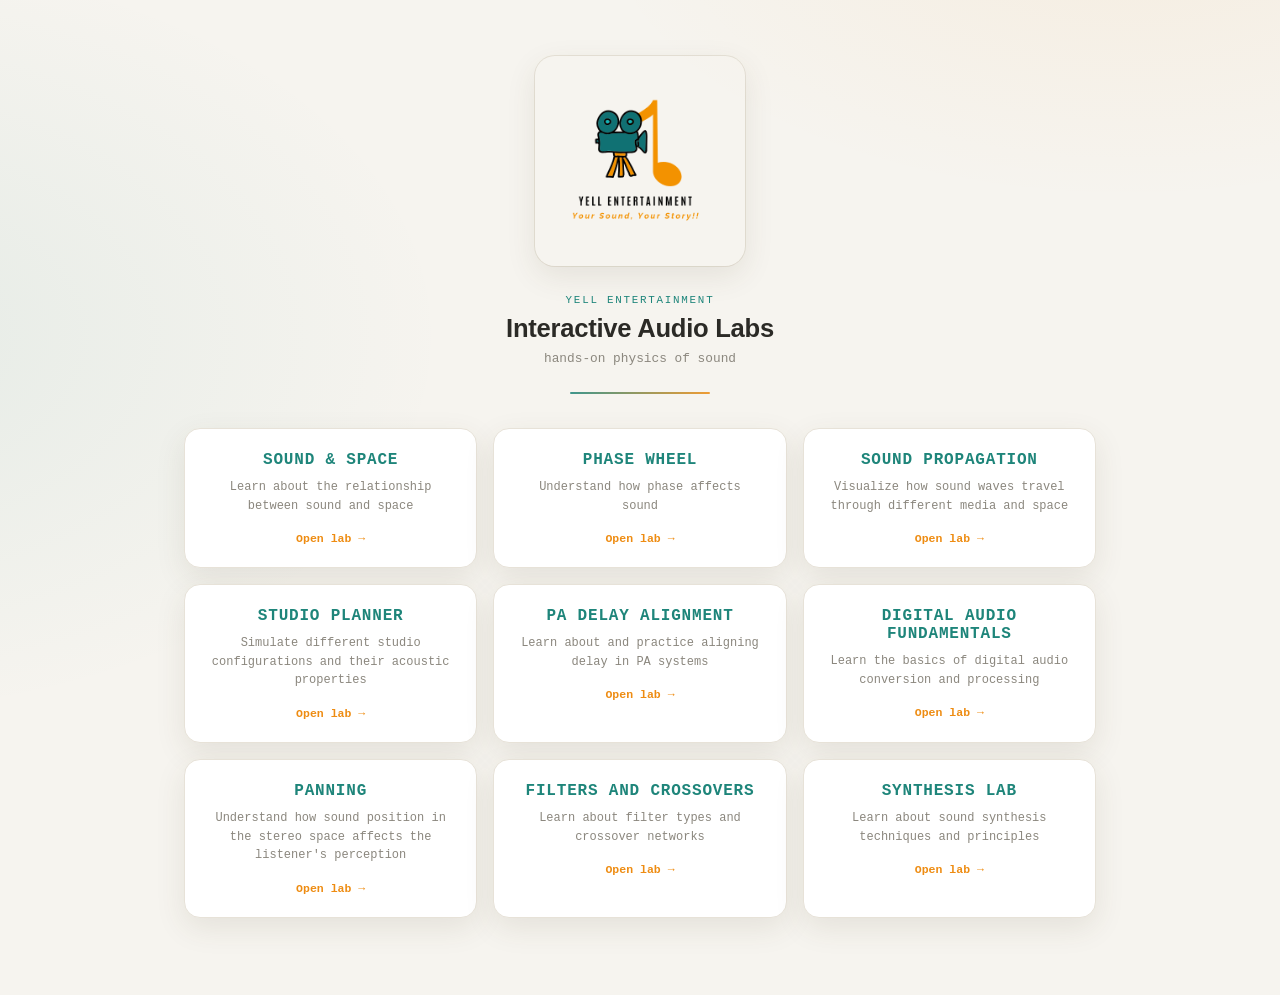
<file: index.html>
<!DOCTYPE html>
<html lang="en">
<head>
<meta charset="UTF-8">
<meta name="viewport" content="width=device-width, initial-scale=1.0">
<title>Yell Entertainment — Interactive Audio Labs</title>
<link rel="icon" type="image/png" href="yell-logo.png">
<meta property="og:title" content="Yell Entertainment — Interactive Audio Labs">
<meta property="og:description" content="Hands-on physics of sound">
<meta property="og:image" content="og-image.png">
<style>
  :root{
    --bg:#f6f4ef;
    --card:#ffffff;
    --line:#e7e2d8;
    --ink:#2b2a26;
    --muted:#8b877e;
    --teal:#1e857a;
    --teal-soft:#e3f0ee;
    --amber:#ee8c12;
    --amber-soft:#fdeeda;
    --shadow:0 10px 30px rgba(80,65,40,.10);
    --radius:16px;
    --mono: ui-monospace, 'SF Mono', 'JetBrains Mono', Menlo, Consolas, monospace;
    --sans: -apple-system, BlinkMacSystemFont, 'Segoe UI', Inter, Roboto, sans-serif;
  }
  *{box-sizing:border-box;}
  html,body{margin:0;padding:0;color:var(--ink);font-family:var(--sans);}
  body{background:
    radial-gradient(900px 500px at 88% -10%, rgba(238,140,18,.07), transparent 60%),
    radial-gradient(1000px 640px at -12% 34%, rgba(30,133,122,.08), transparent 60%),
    var(--bg);}
  .app{max-width:960px;margin:0 auto;padding:56px 24px 70px;}
  .hero{display:flex;flex-direction:column;align-items:center;text-align:center;}
  .logo{height:210px;width:auto;border-radius:20px;box-shadow:var(--shadow), 0 0 0 1px var(--line);}
  .overline{margin:28px 0 8px;font-family:var(--mono);font-size:0.68rem;letter-spacing:0.16em;text-transform:uppercase;color:var(--teal);}
  h1{font-size:1.6rem;font-weight:700;letter-spacing:-0.01em;margin:0 0 8px;color:var(--ink);}
  .sub{color:var(--muted);font-family:var(--mono);font-size:0.8rem;margin:0 0 26px;}
  .rule{height:2px;width:140px;border-radius:1px;background:linear-gradient(90deg,var(--teal),var(--amber));margin-bottom:34px;opacity:.85;}
  .cards{display:flex;gap:16px;flex-wrap:wrap;justify-content:center;width:100%;}
  .card{flex:1;min-width:260px;max-width:380px;display:flex;flex-direction:column;gap:9px;padding:22px 24px;
        background:var(--card);border:1px solid var(--line);border-radius:var(--radius);
        box-shadow:var(--shadow);text-decoration:none;transition:transform .18s, box-shadow .18s, border-color .18s;}
  .card:hover{transform:translateY(-3px);border-color:var(--teal);box-shadow:0 16px 38px rgba(80,65,40,.15);}
  .card-title{font-family:var(--mono);font-weight:700;letter-spacing:0.05em;text-transform:uppercase;color:var(--teal);}
  .card-desc{font-family:var(--mono);font-size:0.75rem;color:var(--muted);line-height:1.55;}
  .card-cta{font-family:var(--mono);font-size:0.72rem;color:var(--amber);margin-top:8px;font-weight:700;}
  @media (max-width:640px){ .logo{height:160px;} .app{padding-top:40px;} }
</style>
</head>
<body>
<div class="app">
  <main class="hero">
    <img class="logo" src="yell-logo.png" alt="Yell Entertainment — Your Sound, Your Story!!">
    <p class="overline">Yell Entertainment</p>
    <h1>Interactive Audio Labs</h1>
    <p class="sub">hands-on physics of sound</p>
    <div class="rule" aria-hidden="true"></div>
    <div class="cards">
      <a class="card" href="sound-space.html">
        <span class="card-title">Sound &amp; Space</span>
        <span class="card-desc">Learn about the relationship between sound and space</span>
        <span class="card-cta">Open lab →</span>
      </a>
      <a class="card" href="phase-wheel.html">
        <span class="card-title">Phase Wheel</span>
        <span class="card-desc">Understand how phase affects sound</span>
        <span class="card-cta">Open lab →</span>
      </a>
      <a class="card" href="sound-propagation.html">
        <span class="card-title">Sound Propagation</span>
        <span class="card-desc">Visualize how sound waves travel through different media and space</span>
        <span class="card-cta">Open lab →</span>
      </a>
      <a class="card" href="studio-setup.html">
        <span class="card-title">Studio Planner</span>
        <span class="card-desc">Simulate different studio configurations and their acoustic properties</span>
        <span class="card-cta">Open lab →</span>
      </a>
      <a class="card" href="pa-delay.html">
        <span class="card-title">PA Delay Alignment</span>
        <span class="card-desc">Learn about and practice aligning delay in PA systems</span>
        <span class="card-cta">Open lab →</span>
      </a>
      <a class="card" href="digital-audio-fundamentals.html">
        <span class="card-title">Digital Audio Fundamentals</span>
        <span class="card-desc">Learn the basics of digital audio conversion and processing</span>
        <span class="card-cta">Open lab →</span>
      </a>
      <a class="card" href="panning.html">
        <span class="card-title">Panning</span>
        <span class="card-desc">Understand how sound position in the stereo space affects the listener's perception</span>
        <span class="card-cta">Open lab →</span>
      </a>
      <a class="card" href="filters-and-crossovers.html">
        <span class="card-title">Filters And Crossovers</span>
        <span class="card-desc">Learn about filter types and crossover networks</span>
        <span class="card-cta">Open lab →</span>
      </a>
      <a class="card" href="synthesis-lab.html">
        <span class="card-title">Synthesis Lab</span>
        <span class="card-desc">Learn about sound synthesis techniques and principles</span>
        <span class="card-cta">Open lab →</span>
      </a>
    </div>
  </main>
</div>
</body>
</html>
</file>
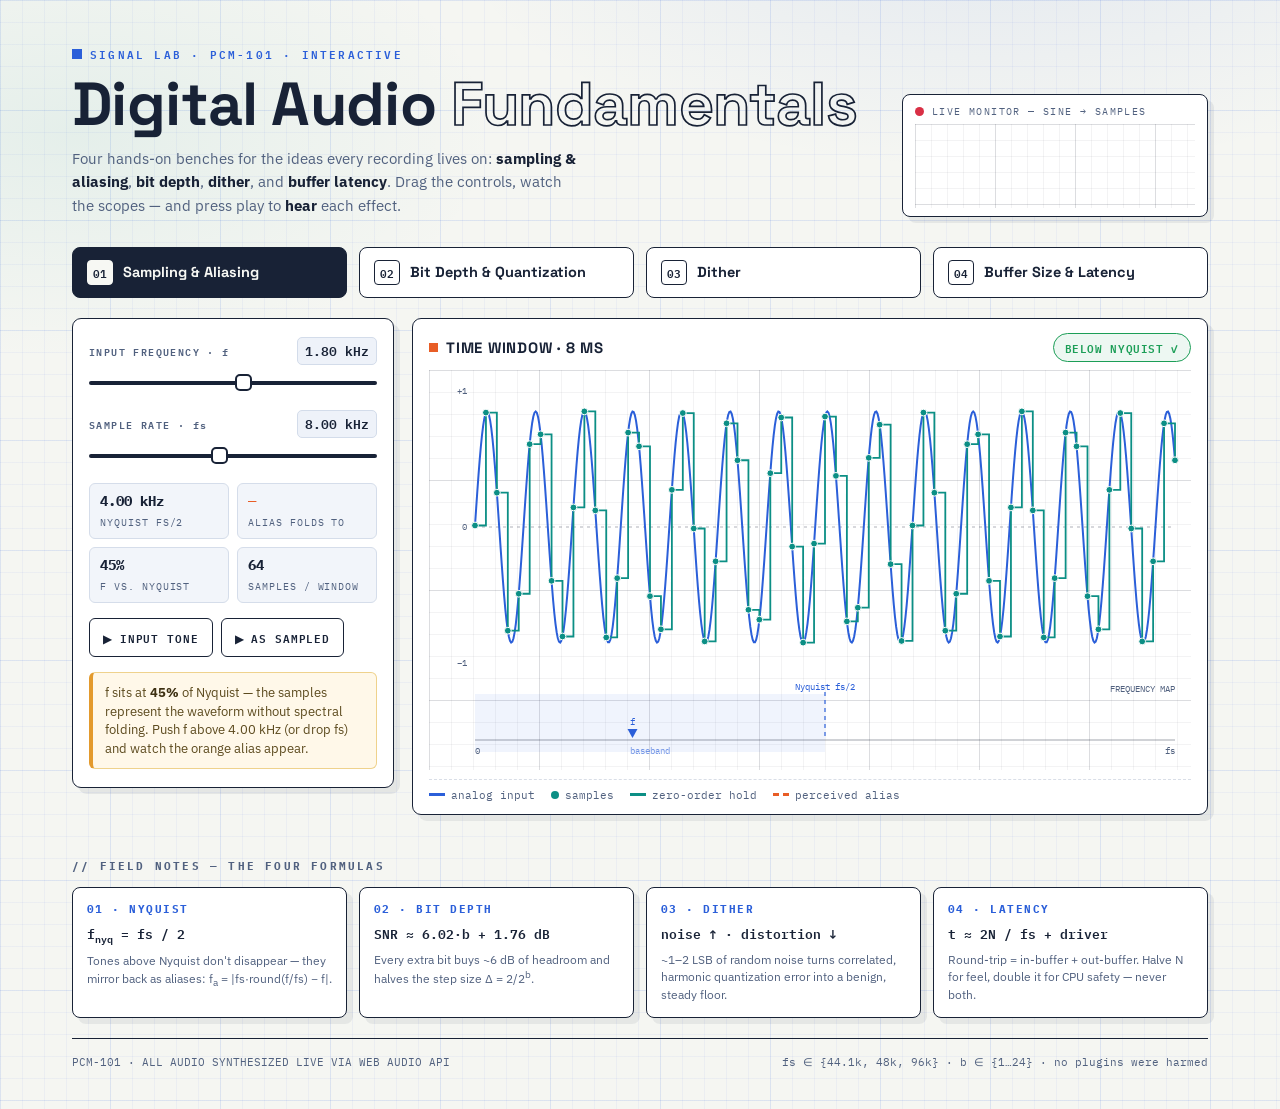
<file: digital-audio-fundamentals.html>
<!DOCTYPE html>
<html lang="en">
<head>
<meta charset="UTF-8">
<meta name="viewport" content="width=device-width, initial-scale=1.0">
<title>Digital Audio Fundamentals — Interactive Lab</title>
<link rel="preconnect" href="https://fonts.googleapis.com">
<link rel="preconnect" href="https://fonts.gstatic.com" crossorigin>
<link href="https://fonts.googleapis.com/css2?family=Space+Grotesk:wght@500;700&family=IBM+Plex+Sans:wght@400;500;600&family=IBM+Plex+Mono:wght@400;500;600&display=swap" rel="stylesheet">
<style>
:root{
  --paper:#f5f6f2; --card:#ffffff; --ink:#182236; --ink-soft:#51617f;
  --line:#d9dee7; --blue:#2b5fd9; --teal:#0c8f85; --orange:#e85d26;
  --magenta:#d0388e; --amber:#e39a2d; --green:#1c9e57; --red:#d92f45;
  --shadow:6px 6px 0 rgba(24,34,54,.07);
}
*{margin:0;padding:0;box-sizing:border-box}
html{scroll-behavior:smooth}
body{
  font-family:"IBM Plex Sans",sans-serif;color:var(--ink);background:var(--paper);
  background-image:
    radial-gradient(900px 420px at 78% -8%, rgba(43,95,217,.09), transparent 62%),
    radial-gradient(700px 380px at 6% 12%, rgba(12,143,133,.07), transparent 60%),
    linear-gradient(rgba(43,95,217,.05) 1px, transparent 1px),
    linear-gradient(90deg, rgba(43,95,217,.05) 1px, transparent 1px),
    linear-gradient(rgba(43,95,217,.08) 1px, transparent 1px),
    linear-gradient(90deg, rgba(43,95,217,.08) 1px, transparent 1px);
  background-size:auto,auto,22px 22px,22px 22px,110px 110px,110px 110px;
  min-height:100vh;
}
::selection{background:#ffe14d;color:var(--ink)}
.wrap{max-width:1180px;margin:0 auto;padding:0 22px}

/* ---------- masthead ---------- */
.masthead{display:flex;justify-content:space-between;align-items:flex-end;gap:28px;flex-wrap:wrap;padding-top:44px}
.kicker{font-family:"IBM Plex Mono",monospace;font-size:11px;letter-spacing:.2em;color:var(--blue);font-weight:600;display:flex;align-items:center;gap:8px}
.kicker::before{content:"";width:10px;height:10px;background:var(--blue);display:inline-block}
h1{font-family:"Space Grotesk",sans-serif;font-weight:700;font-size:clamp(2.3rem,5.2vw,3.8rem);line-height:1.02;letter-spacing:-.01em;margin:10px 0 12px}
@supports (-webkit-text-stroke:1px black){
  h1 em{font-style:normal;color:transparent;-webkit-text-stroke:1.7px var(--ink)}
}
.sub{max-width:56ch;color:var(--ink-soft);font-size:15px;line-height:1.55}
.sub b{color:var(--ink)}
.scopechip{border:1.5px solid var(--ink);background:var(--card);box-shadow:var(--shadow);border-radius:8px;padding:10px 12px 8px;min-width:300px}
.scopechip .bar{display:flex;align-items:center;gap:8px;font-family:"IBM Plex Mono",monospace;font-size:10px;letter-spacing:.14em;color:var(--ink-soft);margin-bottom:6px}
.rec{width:9px;height:9px;border-radius:50%;background:var(--red);animation:blink 1.2s steps(2) infinite}
@keyframes blink{50%{opacity:.25}}
#cvMini{width:280px;height:84px;display:block}

/* ---------- tabs ---------- */
.tabs{display:grid;grid-template-columns:repeat(4,1fr);gap:12px;margin:30px 0 20px}
.tab{
  font-family:"Space Grotesk",sans-serif;font-weight:700;font-size:14.5px;text-align:left;
  display:flex;align-items:center;gap:10px;padding:12px 14px;cursor:pointer;
  background:var(--card);border:1.5px solid var(--ink);border-radius:8px;color:var(--ink);
  transition:transform .18s ease, box-shadow .18s ease, background .18s ease, color .18s ease;
}
.tab .idx{font-family:"IBM Plex Mono",monospace;font-size:11px;font-weight:600;border:1.5px solid currentColor;border-radius:4px;padding:2px 5px;transition:inherit}
.tab:hover{transform:translate(-2px,-2px);box-shadow:4px 4px 0 rgba(24,34,54,.16)}
.tab.on{background:var(--ink);color:#f7f8f4}
.tab.on .idx{background:#f7f8f4;color:var(--ink);border-color:#f7f8f4}

/* ---------- layout ---------- */
.panel[hidden]{display:none}
.lab{display:grid;grid-template-columns:322px 1fr;gap:18px;align-items:start}
.card{background:var(--card);border:1.5px solid var(--ink);border-radius:9px;box-shadow:var(--shadow)}
.panel.enter .controls{animation:rise .5s cubic-bezier(.2,.7,.2,1) both}
.panel.enter .stage{animation:rise .5s .07s cubic-bezier(.2,.7,.2,1) both}
@keyframes rise{from{opacity:0;transform:translateY(12px)}to{opacity:1;transform:none}}

/* ---------- controls ---------- */
.controls{padding:18px 16px;display:flex;flex-direction:column;gap:15px}
.ctl{display:flex;flex-direction:column;gap:6px}
.ctl .row{display:flex;justify-content:space-between;align-items:baseline}
.ctl label{font-family:"IBM Plex Mono",monospace;font-size:10px;letter-spacing:.14em;color:var(--ink-soft);font-weight:600}
.ctl output{font-family:"IBM Plex Mono",monospace;font-size:12.5px;font-weight:600;background:#eef2f9;border:1px solid #d3dcea;border-radius:5px;padding:2px 7px}
input[type=range]{-webkit-appearance:none;appearance:none;width:100%;height:24px;background:transparent;cursor:pointer}
input[type=range]::-webkit-slider-runnable-track{height:4px;background:var(--ink);border-radius:2px}
input[type=range]::-webkit-slider-thumb{-webkit-appearance:none;width:17px;height:17px;margin-top:-6.5px;background:#fff;border:2px solid var(--ink);border-radius:5px;transition:background .15s,transform .15s}
input[type=range]:hover::-webkit-slider-thumb{background:#ffe9a8;transform:scale(1.12)}
input[type=range]::-moz-range-track{height:4px;background:var(--ink);border-radius:2px}
input[type=range]::-moz-range-thumb{width:15px;height:15px;background:#fff;border:2px solid var(--ink);border-radius:5px}
input[type=range]:hover::-moz-range-thumb{background:#ffe9a8}
.reads{display:grid;grid-template-columns:1fr 1fr;gap:8px}
.read{background:#f2f5fa;border:1px solid #d5ddea;border-radius:6px;padding:8px 10px}
.read b{font-family:"IBM Plex Mono",monospace;font-size:14px;display:block}
.read span{font-family:"IBM Plex Mono",monospace;font-size:9.5px;letter-spacing:.1em;color:var(--ink-soft);text-transform:uppercase}
.btns{display:flex;gap:8px;flex-wrap:wrap}
.btn{
  font-family:"IBM Plex Mono",monospace;font-size:11px;letter-spacing:.08em;font-weight:600;
  padding:9px 13px;border:1.5px solid var(--ink);border-radius:6px;background:#fff;color:var(--ink);
  cursor:pointer;transition:transform .15s, box-shadow .15s, background .15s, color .15s;
}
.btn:hover{transform:translate(-1px,-1px);box-shadow:3px 3px 0 rgba(24,34,54,.22)}
.btn:active{transform:translate(1px,1px);box-shadow:none}
.btn.playing{background:var(--blue);color:#fff}
.btn.playing::after{content:" ▮";animation:blink .8s steps(2) infinite}
.seg{display:flex;flex-wrap:wrap;gap:6px}
.seg button{font-family:"IBM Plex Mono",monospace;font-size:11px;font-weight:600;padding:6px 9px;border:1.5px solid var(--ink);border-radius:6px;background:#fff;cursor:pointer;transition:all .15s}
.seg button:hover{transform:translateY(-1px)}
.seg button.on{background:var(--ink);color:#fff}
.seg button:disabled{opacity:.35;cursor:not-allowed;transform:none}
.switchrow{display:flex;align-items:center;justify-content:space-between}
.switch{position:relative;width:46px;height:24px;flex:none}
.switch input{opacity:0;width:100%;height:100%;position:absolute;cursor:pointer;z-index:2}
.knob{position:absolute;inset:0;background:#fff;border:1.5px solid var(--ink);border-radius:999px;transition:background .2s}
.knob::after{content:"";position:absolute;top:2.5px;left:3px;width:15px;height:15px;background:#fff;border:1.5px solid var(--ink);border-radius:50%;transition:left .2s}
.switch input:checked + .knob{background:var(--teal)}
.switch input:checked + .knob::after{left:23px;background:#fff}
.note{background:#fff8e9;border:1px solid #efd28c;border-left:4px solid var(--amber);border-radius:6px;padding:10px 12px;font-size:12.5px;line-height:1.5;color:#5c4a1e;min-height:64px}
.note b{color:#3d3012}

/* ---------- stage ---------- */
.stage{padding:14px 16px 12px}
.stage-head{display:flex;justify-content:space-between;align-items:center;gap:12px;margin-bottom:8px;flex-wrap:wrap}
.stage-head h2{font-family:"Space Grotesk",sans-serif;font-size:15px;letter-spacing:.05em;text-transform:uppercase;display:flex;align-items:center;gap:8px}
.stage-head h2::before{content:"";width:9px;height:9px;background:var(--orange)}
.pill{font-family:"IBM Plex Mono",monospace;font-size:10.5px;font-weight:600;letter-spacing:.06em;padding:4px 11px;border-radius:999px;border:1.5px solid}
.pill.ok{color:var(--green);border-color:var(--green);background:rgba(28,158,87,.08)}
.pill.warn{color:var(--orange);border-color:var(--orange);background:rgba(232,93,38,.09)}
.pill.bad{color:var(--red);border-color:var(--red);background:rgba(217,47,69,.09)}
.pill.info{color:var(--blue);border-color:var(--blue);background:rgba(43,95,217,.08)}
.scope{width:100%;display:block}
#cvSamp{height:400px}#cvQuant{height:400px}#cvDith{height:432px}#cvBuf{height:392px}
.stage-foot{display:flex;gap:16px;flex-wrap:wrap;margin-top:9px;border-top:1px dashed var(--line);padding-top:8px}
.lg{font-family:"IBM Plex Mono",monospace;font-size:10.5px;color:var(--ink-soft);display:flex;align-items:center;gap:6px}
.sw{width:16px;height:0;border-top:3px solid var(--blue)}
.sw.t{border-color:var(--teal)}.sw.o{border-color:var(--orange)}.sw.m{border-color:var(--magenta)}
.sw.dash{border-top-style:dashed}.sw.dot{width:8px;height:8px;border-radius:50%;border-top:none;background:var(--teal)}
.sw.thin{border-top-width:2px;opacity:.7}

/* ---------- cheatsheet / footer ---------- */
.cheat{margin:44px 0 20px}
.cheat h3{font-family:"IBM Plex Mono",monospace;font-size:11px;letter-spacing:.2em;color:var(--ink-soft);margin-bottom:14px}
.chips{display:grid;grid-template-columns:repeat(4,1fr);gap:12px}
.chip{padding:14px;border-radius:8px}
.chip b{font-family:"IBM Plex Mono",monospace;font-size:10.5px;letter-spacing:.14em;color:var(--blue);display:block;margin-bottom:7px}
.chip code{font-family:"IBM Plex Mono",monospace;font-size:12.5px;font-weight:600;display:block;margin-bottom:6px}
.chip p{font-size:12px;color:var(--ink-soft);line-height:1.45}
.reveal{opacity:0;transform:translateY(16px);transition:opacity .6s ease, transform .6s ease}
.reveal.in{opacity:1;transform:none}
footer{border-top:1.5px solid var(--ink);margin-top:8px;padding:16px 0 40px;font-family:"IBM Plex Mono",monospace;font-size:11px;color:var(--ink-soft);display:flex;justify-content:space-between;gap:14px;flex-wrap:wrap}

@media(max-width:940px){
  .lab{grid-template-columns:1fr}
  .stage{order:-1}
  .tabs{grid-template-columns:1fr 1fr}
  .chips{grid-template-columns:1fr 1fr}
}
@media(max-width:540px){
  .tabs{grid-template-columns:1fr}
  .chips{grid-template-columns:1fr}
  #cvSamp,#cvQuant{height:340px}#cvDith{height:400px}#cvBuf{height:360px}
}
</style>
</head>
<body>
<div class="wrap">

  <!-- ============ MASTHEAD ============ -->
  <header class="masthead">
    <div>
      <div class="kicker">SIGNAL LAB · PCM-101 · INTERACTIVE</div>
      <h1>Digital Audio <em>Fundamentals</em></h1>
      <p class="sub">Four hands-on benches for the ideas every recording lives on: <b>sampling &amp; aliasing</b>, <b>bit depth</b>, <b>dither</b>, and <b>buffer latency</b>. Drag the controls, watch the scopes — and press play to <b>hear</b> each effect.</p>
    </div>
    <div class="scopechip">
      <div class="bar"><span class="rec"></span> LIVE MONITOR — SINE → SAMPLES</div>
      <canvas id="cvMini"></canvas>
    </div>
  </header>

  <!-- ============ TABS ============ -->
  <nav class="tabs" role="tablist" aria-label="Simulator modules">
    <button class="tab on" role="tab" aria-selected="true" data-i="0"><span class="idx">01</span>Sampling &amp; Aliasing</button>
    <button class="tab" role="tab" aria-selected="false" data-i="1"><span class="idx">02</span>Bit Depth &amp; Quantization</button>
    <button class="tab" role="tab" aria-selected="false" data-i="2"><span class="idx">03</span>Dither</button>
    <button class="tab" role="tab" aria-selected="false" data-i="3"><span class="idx">04</span>Buffer Size &amp; Latency</button>
  </nav>

  <main>
  <!-- ============ TAB 1 : SAMPLING ============ -->
  <section class="panel" role="tabpanel">
    <div class="lab">
      <aside class="controls card">
        <div class="ctl">
          <div class="row"><label for="slFin">INPUT FREQUENCY · f</label><output id="vFin"></output></div>
          <input type="range" id="slFin" min="0" max="100" step="0.1" value="54">
        </div>
        <div class="ctl">
          <div class="row"><label for="slFs">SAMPLE RATE · fs</label><output id="vFs"></output></div>
          <input type="range" id="slFs" min="0" max="100" step="0.1" value="45">
        </div>
        <div class="reads">
          <div class="read"><b id="rNyq">—</b><span>Nyquist fs/2</span></div>
          <div class="read"><b id="rAl" style="color:var(--orange)">—</b><span>Alias folds to</span></div>
          <div class="read"><b id="rPct">—</b><span>f vs. Nyquist</span></div>
          <div class="read"><b id="rN">—</b><span>samples / window</span></div>
        </div>
        <div class="btns">
          <button class="btn" id="bTone">▶ INPUT TONE</button>
          <button class="btn" id="bSamp">▶ AS SAMPLED</button>
        </div>
        <div class="note" id="note1"></div>
      </aside>
      <div class="stage card">
        <div class="stage-head"><h2>Time Window · 8 ms</h2><span class="pill ok" id="pill1">SAFE</span></div>
        <canvas id="cvSamp" class="scope"></canvas>
        <div class="stage-foot">
          <span class="lg"><i class="sw"></i>analog input</span>
          <span class="lg"><i class="sw dot"></i>samples</span>
          <span class="lg"><i class="sw t"></i>zero-order hold</span>
          <span class="lg"><i class="sw o dash"></i>perceived alias</span>
        </div>
      </div>
    </div>
  </section>

  <!-- ============ TAB 2 : BIT DEPTH ============ -->
  <section class="panel" role="tabpanel" hidden>
    <div class="lab">
      <aside class="controls card">
        <div class="ctl">
          <div class="row"><label for="slBits">BIT DEPTH · b</label><output id="vBits">8 bit</output></div>
          <input type="range" id="slBits" min="1" max="16" step="1" value="8">
        </div>
        <div class="ctl">
          <div class="row"><label for="slLvl">SIGNAL LEVEL</label><output id="vLvl2">0.0 dBFS</output></div>
          <input type="range" id="slLvl" min="0" max="100" step="0.1" value="100">
        </div>
        <div class="reads">
          <div class="read"><b id="rDelta">—</b><span>Step size Δ (FS)</span></div>
          <div class="read"><b id="rLsbDb">—</b><span>1 LSB in dB</span></div>
          <div class="read"><b id="rSnr">—</b><span>SNR 6.02b+1.76</span></div>
          <div class="read"><b id="rSteps">—</b><span>Quantization levels</span></div>
        </div>
        <div class="btns">
          <button class="btn" id="bClean">▶ CLEAN SINE</button>
          <button class="btn" id="bQuant">▶ QUANTIZED</button>
        </div>
        <div class="note" id="note2"></div>
      </aside>
      <div class="stage card">
        <div class="stage-head"><h2>Quantizer Transfer Curve</h2><span class="pill info" id="pill2">MID-TREAD · ±1 FS</span></div>
        <canvas id="cvQuant" class="scope"></canvas>
        <div class="stage-foot">
          <span class="lg"><i class="sw thin"></i>input</span>
          <span class="lg"><i class="sw t"></i>quantized output</span>
          <span class="lg"><i class="sw m"></i>error (q − x)</span>
        </div>
      </div>
    </div>
  </section>

  <!-- ============ TAB 3 : DITHER ============ -->
  <section class="panel" role="tabpanel" hidden>
    <div class="lab">
      <aside class="controls card">
        <div class="ctl">
          <div class="row"><label for="slDBits">BIT DEPTH · b</label><output id="vDBits">4 bit</output></div>
          <input type="range" id="slDBits" min="2" max="8" step="1" value="4">
        </div>
        <div class="ctl">
          <div class="row"><label for="slDLvl">SIGNAL LEVEL (quiet!)</label><output id="vDLvl">—</output></div>
          <input type="range" id="slDLvl" min="0" max="100" step="0.1" value="60">
        </div>
        <div class="switchrow">
          <label for="tgDither" style="font-family:'IBM Plex Mono',monospace;font-size:10px;letter-spacing:.14em;color:var(--ink-soft);font-weight:600">DITHER</label>
          <span class="switch"><input type="checkbox" id="tgDither" checked><span class="knob"></span></span>
        </div>
        <div class="seg" id="segType">
          <button data-t="rpdf">RPDF · 1 LSB</button>
          <button data-t="tpdf" class="on">TPDF · 2 LSB</button>
        </div>
        <div class="reads">
          <div class="read"><b id="rLsb2">—</b><span>1 LSB (FS)</span></div>
          <div class="read"><b id="rFloor">—</b><span>Noise floor</span></div>
          <div class="read" style="grid-column:1/-1"><b id="rMode" style="font-size:12px">—</b><span>error character</span></div>
        </div>
        <div class="btns">
          <button class="btn" id="bNoD">▶ NO DITHER</button>
          <button class="btn" id="bD">▶ DITHERED</button>
        </div>
        <div class="note" id="note3"></div>
      </aside>
      <div class="stage card">
        <div class="stage-head"><h2>Quiet Tone vs. 1 LSB</h2><span class="pill info" id="pill3">DITHER ON</span></div>
        <canvas id="cvDith" class="scope"></canvas>
        <div class="stage-foot">
          <span class="lg"><i class="sw thin"></i>original</span>
          <span class="lg"><i class="sw" style="border-color:var(--ink)"></i>quantized output</span>
          <span class="lg" id="capDither">—</span>
        </div>
      </div>
    </div>
  </section>

  <!-- ============ TAB 4 : BUFFER & LATENCY ============ -->
  <section class="panel" role="tabpanel" hidden>
    <div class="lab">
      <aside class="controls card">
        <div class="ctl">
          <div class="row"><label>BUFFER SIZE · N</label></div>
          <div class="seg" id="segBuf">
            <button data-v="32">32</button><button data-v="64">64</button><button data-v="128">128</button>
            <button data-v="256" class="on">256</button><button data-v="512">512</button>
            <button data-v="1024">1024</button><button data-v="2048">2048</button>
          </div>
        </div>
        <div class="ctl">
          <div class="row"><label>SAMPLE RATE</label></div>
          <div class="seg" id="segRate">
            <button data-v="44100">44.1k</button><button data-v="48000" class="on">48k</button><button data-v="96000">96k</button>
          </div>
        </div>
        <div class="ctl">
          <div class="row"><label for="slLoad">SIMULATED DSP LOAD</label><output id="vLoad">25%</output></div>
          <input type="range" id="slLoad" min="0" max="100" step="1" value="25">
        </div>
        <div class="reads">
          <div class="read" style="grid-column:1/-1"><b id="rtBig" style="font-size:26px;color:var(--orange)">—</b><span>Round-trip latency · 2N/fs + driver</span></div>
          <div class="read"><b id="rOne">—</b><span>One buffer</span></div>
          <div class="read"><b id="rDist">—</b><span>Sound travels</span></div>
        </div>
        <div class="btns"><button class="btn" id="bClick">▶ CLICK TEST (ECHO AT LATENCY)</button></div>
        <div class="note" id="note4"></div>
      </aside>
      <div class="stage card">
        <div class="stage-head"><h2>Signal Path · Note → Sound</h2><span class="pill ok" id="pill4">STABLE</span></div>
        <canvas id="cvBuf" class="scope"></canvas>
        <div class="stage-foot">
          <span class="lg"><i class="sw dot" style="background:var(--orange)"></i>audio pulse</span>
          <span class="lg">ruler zones: <b style="color:var(--green)">&lt;6 ms</b> tracking · <b style="color:var(--amber)">6–15</b> mixing · <b style="color:var(--red)">&gt;15</b> sluggish</span>
        </div>
      </div>
    </div>
  </section>
  </main>

  <!-- ============ CHEATSHEET ============ -->
  <section class="cheat">
    <h3>// FIELD NOTES — THE FOUR FORMULAS</h3>
    <div class="chips">
      <div class="card chip reveal"><b>01 · NYQUIST</b><code>f<sub>nyq</sub> = fs / 2</code><p>Tones above Nyquist don't disappear — they mirror back as aliases: f<sub>a</sub> = |fs·round(f/fs) − f|.</p></div>
      <div class="card chip reveal"><b>02 · BIT DEPTH</b><code>SNR ≈ 6.02·b + 1.76 dB</code><p>Every extra bit buys ~6 dB of headroom and halves the step size Δ = 2/2<sup>b</sup>.</p></div>
      <div class="card chip reveal"><b>03 · DITHER</b><code>noise ↑ · distortion ↓</code><p>~1–2 LSB of random noise turns correlated, harmonic quantization error into a benign, steady floor.</p></div>
      <div class="card chip reveal"><b>04 · LATENCY</b><code>t ≈ 2N / fs + driver</code><p>Round-trip = in-buffer + out-buffer. Halve N for feel, double it for CPU safety — never both.</p></div>
    </div>
  </section>
  <footer>
    <span>PCM-101 · ALL AUDIO SYNTHESIZED LIVE VIA WEB AUDIO API</span>
    <span>fs ∈ {44.1k, 48k, 96k} · b ∈ {1…24} · no plugins were harmed</span>
  </footer>
</div>

<script>
"use strict";

/*
  DIGITAL AUDIO FUNDAMENTALS — DSP ENGINE
  ---------------------------------------
  The UI/HTML/CSS is intentionally unchanged.

  Model conventions:
  - Audio amplitude is normalized to ±1.0 FS peak.
  - Uniform bipolar quantizer uses 2^N output codes across ±1 FS.
  - Quantization step Δ = 2 / 2^N.
  - Ideal full-scale sine quantization SNR ≈ 6.02N + 1.76 dB.
  - RPDF dither: uniform ±0.5 LSB, 1 LSB peak-to-peak.
  - TPDF dither: triangular ±1 LSB, 2 LSB peak-to-peak.
  - Sampling alias is folded into 0...fs/2.
  - Buffer latency is a teaching model: 2N/fs + configurable fixed I/O overhead.
*/

const $ = s => document.querySelector(s);
const $$ = s => [...document.querySelectorAll(s)];

const INK="#182236", SOFT="#51617f", BLUE="#2b5fd9", TEAL="#0c8f85",
      ORANGE="#e85d26", MAG="#d0388e", GREEN="#1c9e57",
      RED="#d92f45", AMBER="#e39a2d";

const clamp=(v,a,b)=>Math.max(a,Math.min(b,v));

const fmtHz=f=>{
  if(f>=1000){
    const k=f/1000;
    return (k>=10?k.toFixed(1):k.toFixed(2))+" kHz";
  }
  return Math.round(f)+" Hz";
};

const dBFS=x=>{
  return (20*Math.log10(Math.max(Math.abs(x),1e-12))).toFixed(1)+" dBFS";
};

const ampToDb=x=>{
  return 20*Math.log10(Math.max(Math.abs(x),1e-12));
};

const dbToAmp=db=>Math.pow(10,db/20);

/* =========================================================
   STATE
   ========================================================= */

const S={
  samp:{
    fin:1800,
    fs:8000
  },
  quant:{
    bits:8,
    level:1
  },
  dith:{
    bits:4,
    level:0.032,
    on:true,
    type:"tpdf"
  },
  buf:{
    size:256,
    rate:48000,
    load:25,
    ioMs:0.8
  }
};

/* =========================================================
   CANVAS
   ========================================================= */

function sizeCanvas(cv){
  const dpr=window.devicePixelRatio||1;
  const r=cv.getBoundingClientRect();
  if(!r.width||!r.height)return;

  cv.width=Math.round(r.width*dpr);
  cv.height=Math.round(r.height*dpr);

  const ctx=cv.getContext("2d");
  ctx.setTransform(dpr,0,0,dpr,0,0);

  cv._w=r.width;
  cv._h=r.height;
}

function gridBG(c,w,h,step=22){
  c.fillStyle="#fff";
  c.fillRect(0,0,w,h);

  c.lineWidth=1;
  c.strokeStyle="rgba(24,34,54,.05)";
  c.beginPath();

  for(let x=0;x<=w;x+=step){
    c.moveTo(x+.5,0);
    c.lineTo(x+.5,h);
  }

  for(let y=0;y<=h;y+=step){
    c.moveTo(0,y+.5);
    c.lineTo(w,y+.5);
  }

  c.stroke();

  c.strokeStyle="rgba(24,34,54,.1)";
  c.beginPath();

  for(let x=0;x<=w;x+=step*5){
    c.moveTo(x+.5,0);
    c.lineTo(x+.5,h);
  }

  for(let y=0;y<=h;y+=step*5){
    c.moveTo(0,y+.5);
    c.lineTo(w,y+.5);
  }

  c.stroke();
}

function label(c,x,y,txt,color=SOFT,size=10,align="left"){
  c.font=size+'px "IBM Plex Mono",monospace';
  c.fillStyle=color;
  c.textAlign=align;
  c.textBaseline="alphabetic";
  c.fillText(txt,x,y);
  c.textAlign="left";
}

/* =========================================================
   DSP CORE
   ========================================================= */

/*
  Uniform bipolar quantizer.

  2^bits codes span -1...+1 FS.
  Δ = 2 / 2^bits.

  The clamp prevents the quantizer from generating a code outside
  the representable bipolar range.
*/
function quantize(x, bitsOrStep){
  const step=typeof bitsOrStep==="number" && bitsOrStep<1
    ?bitsOrStep
    :2/Math.pow(2,bitsOrStep);

  return clamp(
    Math.round(x/step)*step,
    -1+step/2,
    1-step/2
  );
}

function quantStep(bits){
  return 2/Math.pow(2,bits);
}

/*
  Alias frequency:
  fold arbitrary input frequency into [0, fs/2].
*/
function foldFreq(f,fs){
  if(!isFinite(f)||!isFinite(fs)||fs<=0)return 0;

  let m=((f%fs)+fs)%fs;

  if(m>fs/2)m=fs-m;

  return Math.abs(m);
}

/*
  Returns the signed aliased frequency.

  Useful for waveform phase direction. The absolute frequency
  is what is normally displayed to the student.
*/
function aliasSignedFreq(f,fs){
  if(!isFinite(f)||!isFinite(fs)||fs<=0)return 0;

  const k=Math.round(f/fs);
  return k*fs-f;
}

/*
  Hann envelope for audio playback.
*/
function env(i,n,fade=480){
  return Math.min(
    1,
    i/fade,
    (n-i)/fade
  );
}

/* =========================================================
   TAB 1 — SAMPLING & ALIASING
   ========================================================= */

const T_WIN=.008;

function drawSampling(ts){
  const cv=$("#cvSamp");
  const c=cv.getContext("2d");
  const w=cv._w,h=cv._h;

  if(!w)return;

  const {fin,fs}=S.samp;

  /*
    Animation phase is deliberately small. The actual frequency
    relationship remains mathematically tied to fin/fs.
  */
  const phase=ts*0.0042;

  gridBG(c,w,h);

  const mL=46,mR=16,mT=16;
  const stripH=88,gap=14;

  const wy=mT;
  const wh=h-mT-stripH-gap;
  const midY=wy+wh/2;
  const amp=wh/2*.82;

  const X=t=>mL+(t/T_WIN)*(w-mL-mR);
  const Y=v=>midY-v*amp;

  const sig=t=>Math.sin(
    2*Math.PI*fin*t+phase
  );

  /* axis */
  c.strokeStyle="rgba(24,34,54,.35)";
  c.setLineDash([3,4]);
  c.beginPath();
  c.moveTo(mL,midY);
  c.lineTo(w-mR,midY);
  c.stroke();
  c.setLineDash([]);

  label(c,mL-8,midY+3,"0",SOFT,9,"right");
  label(c,mL-8,mT+8,"+1",SOFT,9,"right");
  label(c,mL-8,wy+wh-2,"−1",SOFT,9,"right");

  /* analog input */
  c.strokeStyle=BLUE;
  c.lineWidth=2;
  c.beginPath();

  for(let i=0;i<=600;i++){
    const t=i/600*T_WIN;
    const y=Y(sig(t));

    if(i)c.lineTo(X(t),y);
    else c.moveTo(X(t),y);
  }

  c.stroke();

  /* sampled signal + ZOH */
  const nMax=Math.floor(T_WIN*fs);

  c.strokeStyle=TEAL;
  c.lineWidth=1.8;
  c.beginPath();

  for(let n=0;n<=nMax;n++){
    const t0=n/fs;

    if(t0>T_WIN)break;

    const v=sig(t0);
    const x0=X(t0);
    const x1=X(Math.min(t0+1/fs,T_WIN));

    if(n===0)c.moveTo(x0,Y(v));
    else c.lineTo(x0,Y(v));

    c.lineTo(x1,Y(v));
  }

  c.stroke();

  /* sample points */
  for(let n=0;n<=nMax;n++){
    const t0=n/fs;

    if(t0>T_WIN)break;

    c.beginPath();
    c.arc(
      X(t0),
      Y(sig(t0)),
      nMax>80?2.2:3.4,
      0,
      Math.PI*2
    );

    c.fillStyle=TEAL;
    c.fill();

    c.strokeStyle="#fff";
    c.lineWidth=1;
    c.stroke();
  }

  /* alias waveform */
  const aliasing=fin>fs/2;
  const fa=foldFreq(fin,fs);

  if(aliasing && fa>0){
    const signed=aliasSignedFreq(fin,fs);

    c.strokeStyle=ORANGE;
    c.lineWidth=2;
    c.setLineDash([7,5]);
    c.beginPath();

    for(let i=0;i<=600;i++){
      const t=i/600*T_WIN;

      /*
        The sign of the alias frequency reverses the apparent
        phase direction when folding across Nyquist.
      */
      const v=Math.sin(
        2*Math.PI*signed*t+phase
      );

      if(i)c.lineTo(X(t),Y(v));
      else c.moveTo(X(t),Y(v));
    }

    c.stroke();
    c.setLineDash([]);
  }

  /* frequency strip */
  const yT=h-stripH+2;
  const yA=yT+56;
  const xF=f=>mL+(f/fs)*(w-mL-mR);

  c.fillStyle="rgba(43,95,217,.07)";
  c.fillRect(
    mL,
    yT+10,
    (w-mL-mR)/2,
    58
  );

  c.strokeStyle="rgba(24,34,54,.4)";
  c.lineWidth=1.2;
  c.beginPath();
  c.moveTo(mL,yA);
  c.lineTo(w-mR,yA);
  c.stroke();

  c.strokeStyle=BLUE;
  c.setLineDash([4,4]);
  c.beginPath();
  c.moveTo(xF(fs/2),yT+8);
  c.lineTo(xF(fs/2),yA);
  c.stroke();
  c.setLineDash([]);

  label(c,mL,yA+14,"0",SOFT,9);
  label(c,xF(fs/2),yT+6,"Nyquist fs/2",BLUE,9,"center");
  label(c,w-mR,yA+14,"fs",SOFT,9,"right");

  label(
    c,
    (mL+xF(fs/2))/2,
    yA+14,
    "baseband",
    "rgba(43,95,217,.65)",
    9,
    "center"
  );

  const tri=(x,col,hollow)=>{
    c.beginPath();
    c.moveTo(x,yA-2);
    c.lineTo(x-5,yA-11);
    c.lineTo(x+5,yA-11);
    c.closePath();

    if(hollow){
      c.strokeStyle=col;
      c.lineWidth=1.5;
      c.stroke();
    }else{
      c.fillStyle=col;
      c.fill();
    }
  };

  /*
    Map f modulo fs. Frequencies above fs are folded through
    successive Nyquist zones.
  */
  const fMod=((fin%fs)+fs)%fs;

  if(fin<=fs/2){
    tri(xF(fin),BLUE,false);
    label(c,xF(fin),yA-15,"f",BLUE,9,"center");
  }else{
    tri(xF(fMod),BLUE,true);
    label(c,xF(fMod),yA-15,"f mod fs",BLUE,9,"center");

    if(fa>0){
      tri(xF(fa),ORANGE,false);

      label(
        c,
        xF(fa),
        yA+22,
        "alias "+fmtHz(fa),
        ORANGE,
        9,
        "center"
      );
    }
  }

  if(aliasing && fMod>fs/2 && fa>0){
    c.strokeStyle=ORANGE;
    c.lineWidth=1.4;
    c.beginPath();

    c.moveTo(xF(fMod),yA-13);
    c.quadraticCurveTo(
      (xF(fMod)+xF(fa))/2,
      yA-34,
      xF(fa)+4,
      yA-13
    );

    c.stroke();

    c.beginPath();
    c.moveTo(xF(fa)+4,yA-13);
    c.lineTo(xF(fa),yA-20);
    c.lineTo(xF(fa)+9,yA-18);
    c.closePath();

    c.fillStyle=ORANGE;
    c.fill();
  }

  label(
    c,
    w-mR,
    yT+8,
    "FREQUENCY MAP",
    SOFT,
    9,
    "right"
  );
}

function updSamp(){
  const {fin,fs}=S.samp;

  const nyq=fs/2;
  const fa=foldFreq(fin,fs);
  const aliasing=fin>nyq;

  $("#vFin").textContent=fmtHz(fin);
  $("#vFs").textContent=fmtHz(fs);

  $("#rNyq").textContent=fmtHz(nyq);
  $("#rAl").textContent=aliasing?fmtHz(fa):"—";
  $("#rPct").textContent=Math.round(fin/nyq*100)+"%";
  $("#rN").textContent=Math.floor(T_WIN*fs);

  const pill=$("#pill1");

  pill.className="pill "+(aliasing?"warn":"ok");

  pill.textContent=aliasing
    ?`ALIASING → ${fmtHz(fa)}`
    :"BELOW NYQUIST ✓";

  $("#note1").innerHTML=aliasing
    ?`<b>Fold-back.</b> A ${fmtHz(fin)} tone sampled at ${fmtHz(fs)} is represented in the sampled spectrum at ${fmtHz(fa)}. Once aliasing occurs, the original frequency cannot be recovered from the samples alone — an analog <b>anti-alias low-pass</b> must limit the input before the ADC.`
    :`f sits at <b>${Math.round(fin/nyq*100)}%</b> of Nyquist — the samples represent the waveform without spectral folding. Push f above ${fmtHz(nyq)} (or drop fs) and watch the orange alias appear.`;
}

const logMap=(v,min,max)=>
  min*Math.pow(max/min,v/100);

$("#slFin").addEventListener("input",e=>{
  S.samp.fin=logMap(+e.target.value,100,20000);
  updSamp();
});

$("#slFs").addEventListener("input",e=>{
  S.samp.fs=logMap(+e.target.value,2000,44100);
  updSamp();
});

/* =========================================================
   TAB 2 — QUANTIZATION
   ========================================================= */

function drawQuant(ts){
  const cv=$("#cvQuant");
  const c=cv.getContext("2d");
  const w=cv._w,h=cv._h;

  if(!w)return;

  const {bits,level}=S.quant;
  const step=quantStep(bits);
  const phase=ts*.0042;

  gridBG(c,w,h);

  const mL=46,mR=16;

  const wy=14;
  const wh=(h-64)*.62;
  const midY=wy+wh/2;
  const amp=wh/2*.82;

  const ey=wy+wh+42;
  const eh=h-ey-14;
  const emid=ey+eh/2;

  /*
    Error display is scaled so ±Δ is visible.
  */
  const eScale=eh/2*.9/Math.max(step,1e-9);

  const X=i=>mL+i*(w-mL-mR);

  const sig=t=>
    level*Math.sin(
      2*Math.PI*440*t+phase
    );

  /* waveform axis */
  c.strokeStyle="rgba(24,34,54,.3)";
  c.setLineDash([3,4]);
  c.beginPath();
  c.moveTo(mL,midY);
  c.lineTo(w-mR,midY);
  c.stroke();
  c.setLineDash([]);

  label(c,mL-6,midY+3,"0",SOFT,9,"right");

  /* input */
  c.strokeStyle="rgba(43,95,217,.65)";
  c.lineWidth=1.5;
  c.beginPath();

  for(let i=0;i<=700;i++){
    const t=i/700*.02;
    const v=sig(t);

    if(i)c.lineTo(X(i/700),midY-v*amp);
    else c.moveTo(X(i/700),midY-v*amp);
  }

  c.stroke();

  /* quantized staircase */
  c.strokeStyle=TEAL;
  c.lineWidth=2;
  c.beginPath();

  let prev=null;

  for(let i=0;i<=700;i++){
    const t=i/700*.02;
    const q=quantize(sig(t),step);
    const y=midY-q*amp;
    const x=X(i/700);

    if(prev===null){
      c.moveTo(x,y);
    }else{
      c.lineTo(x,prev);
      c.lineTo(x,y);
    }

    prev=y;
  }

  c.lineTo(X(1),prev);
  c.stroke();

  label(c,mL,wy+2,"INPUT vs. STAIRCASE",SOFT,9);

  /* error area */
  c.strokeStyle="rgba(24,34,54,.3)";
  c.setLineDash([3,4]);
  c.beginPath();
  c.moveTo(mL,emid);
  c.lineTo(w-mR,emid);
  c.stroke();
  c.setLineDash([]);

  /* ± Δ/2 theoretical quantization-error bounds */
  c.strokeStyle="rgba(208,56,142,.35)";
  c.setLineDash([2,4]);
  c.beginPath();

  for(const s of [step/2,-step/2]){
    const y=emid-s*eScale;
    c.moveTo(mL,y);
    c.lineTo(w-mR,y);
  }

  c.stroke();
  c.setLineDash([]);

  label(
    c,
    w-mR,
    emid-step/2*eScale-3,
    "+Δ/2",
    MAG,
    8,
    "right"
  );

  label(
    c,
    w-mR,
    emid+step/2*eScale+10,
    "−Δ/2",
    MAG,
    8,
    "right"
  );

  /* actual error */
  c.strokeStyle=MAG;
  c.lineWidth=1.6;
  c.beginPath();

  for(let i=0;i<=700;i++){
    const t=i/700*.02;
    const x_=sig(t);
    const e=quantize(x_,step)-x_;

    if(i)c.lineTo(X(i/700),emid-e*eScale);
    else c.moveTo(X(i/700),emid-e*eScale);
  }

  c.stroke();

  label(
    c,
    mL,
    ey-8,
    "QUANTIZATION ERROR (q − x), SCALED TO ±Δ",
    SOFT,
    9
  );
}

function actualQuantizationSNR(bits,level){
  /*
    RMS signal of sine = peak / sqrt(2).
    Ideal uniform quantization noise RMS = Δ / sqrt(12).
  */
  const step=quantStep(bits);

  const signalRms=level/Math.sqrt(2);
  const noiseRms=step/Math.sqrt(12);

  return 20*Math.log10(
    Math.max(signalRms,1e-12)/noiseRms
  );
}

function updQuant(){
  const {bits,level}=S.quant;
  const step=quantStep(bits);

  $("#vBits").textContent=bits+" bit";
  $("#vLvl2").textContent=dBFS(level);

  $("#rDelta").textContent=
    step<.001
      ?step.toExponential(2)
      :step.toFixed(4);

  /*
    One LSB as an amplitude ratio relative to full-scale peak.
  */
  $("#rLsbDb").textContent=
    ampToDb(step).toFixed(1)+" dB";

  $("#rSnr").textContent=
    actualQuantizationSNR(bits,level).toFixed(1)+" dB";

  $("#rSteps").textContent=
    (2**bits).toLocaleString();

  const pill=$("#pill2");

  if(level<step/2){
    pill.className="pill bad";
    pill.textContent="BELOW 1 LSB — STUCK";

    $("#note2").innerHTML=
      `<b>The signal is under half an LSB.</b> `+
      `At this level, a low-level sine can collapse into one or a few quantizer codes. `+
      `This is the low-level behavior that dither is designed to decorrelate.`;
  }else if(bits<=4){
    pill.className="pill warn";
    pill.textContent="COARSE — HARMONIC GRIT";

    $("#note2").innerHTML=
      `With only <b>${2**bits} levels</b>, the quantization step is `+
      `<b>${step.toFixed(4)} FS</b>. `+
      `At low bit depths the error becomes strongly correlated with the signal and can sound distorted.`;
  }else{
    pill.className="pill ok";
    pill.textContent=`${(2**bits).toLocaleString()} LEVELS`;

    $("#note2").innerHTML=
      `At ${bits} bits, the ideal full-scale sine SNR is about `+
      `<b>${(6.02*bits+1.76).toFixed(1)} dB</b>. `+
      `At the current signal level (${dBFS(level)}), the theoretical `+
      `quantization SNR is approximately <b>${actualQuantizationSNR(bits,level).toFixed(1)} dB</b>.`;
  }
}

$("#slBits").addEventListener("input",e=>{
  S.quant.bits=+e.target.value;
  updQuant();
});

$("#slLvl").addEventListener("input",e=>{
  /*
    Original UI maps 0...100 to -40...0 dBFS.
  */
  S.quant.level=Math.pow(
    10,
    e.target.value/50-2
  );

  updQuant();
});

/* =========================================================
   TAB 3 — DITHER
   ========================================================= */

/*
  Deterministic noise buffers for the visualization.
  Audio playback uses fresh random values so repeated playback
  doesn't repeat the exact same noise pattern.
*/
const NR1=new Float32Array(2048);
const NR2=new Float32Array(2048);

for(let i=0;i<2048;i++){
  NR1[i]=Math.random()-.5;
  NR2[i]=Math.random()-.5;
}

function rpdfNoise(step){
  /*
    Uniform ±0.5 LSB.
    Peak-to-peak = 1 LSB.
  */
  return (Math.random()-.5)*step;
}

function tpdfNoise(step){
  /*
    Sum of two independent RPDF variables.
    Range = -1...+1 LSB.
    Peak-to-peak = 2 LSB.
  */
  return (Math.random()+Math.random()-1)*step;
}

function deterministicDither(n,step,type){
  if(type==="tpdf"){
    return (NR1[n]+NR2[n])*step;
  }

  return NR1[n]*step;
}

function drawDither(ts){
  const cv=$("#cvDith");
  const c=cv.getContext("2d");
  const w=cv._w,h=cv._h;

  if(!w)return;

  const {bits,level,on,type}=S.dith;
  const step=quantStep(bits);
  const phase=ts*.004;
  const shim=(ts/140|0);

  gridBG(c,w,h);

  const mL=46,mR=16;

  const scope=(y0,hh,title,withErr)=>{
    const mid=y0+hh/2;

    const amp=hh/2*
      (withErr?.82:.8)/
      (withErr?step*1.15:1);

    /* axis */
    c.strokeStyle="rgba(24,34,54,.3)";
    c.setLineDash([3,4]);
    c.beginPath();
    c.moveTo(mL,mid);
    c.lineTo(w-mR,mid);
    c.stroke();
    c.setLineDash([]);

    label(c,mL,y0-6,title,SOFT,9);

    /* original */
    c.strokeStyle="rgba(43,95,217,.5)";
    c.lineWidth=1.4;
    c.beginPath();

    for(let i=0;i<=600;i++){
      const t=i/600*.02;
      const v=level*Math.sin(
        2*Math.PI*440*t+phase
      );

      const y=withErr
        ?mid
        :(mid-v*amp);

      const x=mL+i/600*(w-mL-mR);

      if(i)c.lineTo(x,y);
      else c.moveTo(x,y);
    }

    c.stroke();

    if(withErr){
      /*
        Total error relative to the undithered input:
        q(x+d) - x
      */
      c.strokeStyle=INK;
      c.lineWidth=1.4;
      c.beginPath();

      for(let i=0;i<=600;i++){
        const t=i/600*.02;

        const x_=level*Math.sin(
          2*Math.PI*440*t+phase
        );

        const n=(i+shim)%2048;

        const d=on
          ?deterministicDither(n,step,type)
          :0;

        const e=quantize(x_+d,step)-x_;

        const x=mL+i/600*(w-mL-mR);
        const y=mid-e*amp;

        if(i)c.lineTo(x,y);
        else c.moveTo(x,y);
      }

      c.stroke();
      return;
    }

    /* quantized output */
    c.strokeStyle=INK;
    c.lineWidth=1.8;
    c.beginPath();

    let prev=null;

    for(let i=0;i<=600;i++){
      const t=i/600*.02;

      const x_=level*Math.sin(
        2*Math.PI*440*t+phase
      );

      const n=(i+shim)%2048;

      const d=on
        ?deterministicDither(n,step,type)
        :0;

      const y=mid-
        quantize(x_+d,step)*amp;

      const x=mL+i/600*(w-mL-mR);

      if(prev===null){
        c.moveTo(x,y);
      }else{
        c.lineTo(x,prev);
        c.lineTo(x,y);
      }

      prev=y;
    }

    c.lineTo(w-mR,prev);
    c.stroke();
  };

  const hA=(h-70)*.5;
  const hB=h-hA-64;

  scope(
    26,
    hA,
    "OUTPUT — QUANTIZED "+
      (on
        ?("WITH "+type.toUpperCase()+" DITHER")
        :"· NO DITHER"),
    false
  );

  scope(
    hA+58,
    hB,
    "ERROR (OUTPUT − INPUT)"+
      (on
        ?"  ·  DITHERED / DECORRELATED"
        :"  ·  STRUCTURED = DISTORTION"),
    true
  );

  label(
    c,
    w-mR,
    20,
    "1 LSB = "+step.toFixed(4)+" FS",
    SOFT,
    9,
    "right"
  );
}

function ditherNoiseRms(bits,type){
  const step=quantStep(bits);

  if(type==="tpdf"){
    /*
      TPDF made from two independent uniform ±0.5 LSB variables.
      Variance = Δ²/6, RMS = Δ/sqrt(6).
    */
    return step/Math.sqrt(6);
  }

  /*
    RPDF uniform ±0.5 LSB.
    RMS = Δ/sqrt(12).
  */
  return step/Math.sqrt(12);
}

function updDither(){
  const {bits,level,on,type}=S.dith;
  const step=quantStep(bits);

  $("#vDBits").textContent=bits+" bit";
  $("#vDLvl").textContent=dBFS(level);

  $("#rLsb2").textContent=step.toFixed(4);

  const noiseRms=ditherNoiseRms(bits,type);

  /*
    Noise floor is expressed relative to full-scale peak.
  */
  const noiseDb=20*Math.log10(
    Math.max(noiseRms,1e-12)
  );

  $("#rFloor").textContent=
    on
      ?noiseDb.toFixed(1)+" dBFS"
      :"not applicable";

  $("#rMode").textContent=
    on
      ?"randomized quantization error"
      :"correlated quantization error";

  const pill=$("#pill3");

  pill.className="pill "+(on?"ok":"warn");

  pill.textContent=
    on
      ?("DITHER ON · "+type.toUpperCase())
      :"DITHER OFF";

  $("#capDither").innerHTML=
    on
      ?'error = <b style="color:'+TEAL+'">noise-like / decorrelated</b>'
      :'error = <b style="color:'+MAG+'">wave-shaped distortion</b>';

  $$("#segType button").forEach(b=>{
    b.disabled=!on;
  });

  $("#note3").innerHTML=on
    ?`<b>Trade-off made.</b> `+
      `${type==="tpdf"
        ?"TPDF adds triangular noise spanning ±1 LSB (2 LSB peak-to-peak)."
        :"RPDF adds uniform noise spanning ±0.5 LSB (1 LSB peak-to-peak)."} `+
      `The added noise raises the floor, but it breaks the deterministic relationship `+
      `between the input and quantization error, making low-level distortion noise-like.`
    :`<b>No dither.</b> Quantization error remains correlated with the input at low levels. `+
      `That correlation can produce tones and harmonics rather than a smooth noise floor.`;
}

$("#slDBits").addEventListener("input",e=>{
  S.dith.bits=+e.target.value;
  updDither();
});

$("#slDLvl").addEventListener("input",e=>{
  /*
    UI range 0...100 maps to -54...0 dBFS.
  */
  S.dith.level=
    .002*Math.pow(
      100,
      e.target.value/100
    );

  updDither();
});

$("#tgDither").addEventListener("change",e=>{
  S.dith.on=e.target.checked;
  updDither();
});

$$("#segType button").forEach(b=>{
  b.addEventListener("click",()=>{
    $$("#segType button").forEach(x=>x.classList.remove("on"));

    b.classList.add("on");

    S.dith.type=b.dataset.t;

    updDither();
  });
});

/* =========================================================
   TAB 4 — BUFFER / LATENCY
   ========================================================= */

function bufMath(){
  const {size,rate,load,ioMs}=S.buf;

  const one=size/rate*1000;
  const rt=2*one+ioMs;

  /*
    This is deliberately an educational CPU model, not a real
    CPU measurement. Smaller buffers require more callbacks.
  */
  const interruptLoad=2600/size;
  const cpu=6+interruptLoad+load;

  return {
    one,
    rt,
    cpu,
    drop:cpu>100
  };
}

function drawBuffer(ts){
  const cv=$("#cvBuf");
  const c=cv.getContext("2d");
  const w=cv._w,h=cv._h;

  if(!w)return;

  const {size}=S.buf;
  const {rt,cpu,drop}=bufMath();

  gridBG(c,w,h);

  const bufW=22+Math.log2(size)*9;
  const y=36;
  const bh=56;
  const gap=30;

  const nodes=[
    ["ADC",50],
    ["IN BUF "+size,bufW],
    ["DSP",64],
    ["OUT BUF "+size,bufW],
    ["DAC",50]
  ];

  const total=
    nodes.reduce((a,n)=>a+n[1],0)+gap*4;

  let x=Math.max(10,(w-total)/2);

  const centers=[];
  const ranges=[];

  c.font='10px "IBM Plex Mono",monospace';

  nodes.forEach(([name,nw],i)=>{
    c.fillStyle=
      drop&&i>0
        ?"rgba(217,47,69,.06)"
        :"rgba(43,95,217,.05)";

    c.strokeStyle=drop?RED:INK;
    c.lineWidth=1.5;

    c.beginPath();
    c.roundRect(x,y,nw,bh,5);
    c.fill();
    c.stroke();

    c.fillStyle=drop?RED:INK;
    c.textAlign="center";

    c.fillText(
      name,
      x+nw/2,
      y+bh/2+(nw>56?-2:4)
    );

    if(nw>56){
      c.fillText(
        size+" smp",
        x+nw/2,
        y+bh/2+11
      );
    }

    centers.push([
      x+nw/2,
      y+bh/2
    ]);

    ranges.push([x,x+nw]);

    if(i<4){
      c.strokeStyle="rgba(24,34,54,.4)";
      c.beginPath();
      c.moveTo(x+nw,y+bh/2);
      c.lineTo(x+nw+gap,y+bh/2);
      c.stroke();
    }

    x+=nw+gap;
  });

  c.textAlign="left";

  /* pulse */
  const pts=[
    [ranges[0][0]-34,y+bh/2],
    ...centers,
    [ranges[4][1]+34,y+bh/2]
  ];

  let len=0;
  const segs=[];

  for(let i=1;i<pts.length;i++){
    const L=Math.hypot(
      pts[i][0]-pts[i-1][0],
      pts[i][1]-pts[i-1][1]
    );

    segs.push(L);
    len+=L;
  }

  const period=clamp(rt*55,900,4200);
  const p=(ts%period)/period;
  const d=p*len;

  c.strokeStyle="rgba(232,93,38,.3)";
  c.lineWidth=3;
  c.beginPath();

  c.moveTo(pts[0][0],pts[0][1]);

  pts.slice(1).forEach(q=>{
    c.lineTo(q[0],q[1]);
  });

  c.stroke();

  let acc=0;
  let px=pts[0][0];
  let py=pts[0][1];

  for(let i=0;i<segs.length;i++){
    if(acc+segs[i]>=d){
      const f=(d-acc)/segs[i];

      px=pts[i][0]+
        (pts[i+1][0]-pts[i][0])*f;

      py=pts[i][1]+
        (pts[i+1][1]-pts[i][1])*f;

      break;
    }

    acc+=segs[i];

    px=pts[i+1][0];
    py=pts[i+1][1];
  }

  const blink=
    drop &&
    (ts/260|0)%2;

  c.beginPath();
  c.arc(px,py,6,0,Math.PI*2);

  c.fillStyle=
    blink?RED:ORANGE;

  c.fill();

  c.strokeStyle="#fff";
  c.lineWidth=2;
  c.stroke();

  label(
    c,
    px,
    py-12,
    (p*rt).toFixed(1)+" ms",
    drop?RED:ORANGE,
    10,
    "center"
  );

  if(drop&&blink){
    label(
      c,
      w/2,
      y-10,
      "✕ SIMULATED BUFFER UNDERRUN — CLICKS & DROPOUTS",
      RED,
      11,
      "center"
    );
  }

  /* CPU */
  const cy=y+bh+34;
  const cw=w-120;
  const cx=60;

  label(
    c,
    cx,
    cy-8,
    "SIMULATED CPU — INTERRUPT OVERHEAD + DSP",
    SOFT,
    9
  );

  c.fillStyle="rgba(24,34,54,.07)";
  c.fillRect(cx,cy,cw,14);

  c.fillStyle=
    cpu>100
      ?RED
      :cpu>75
        ?AMBER
        :GREEN;

  c.fillRect(
    cx,
    cy,
    cw*clamp(cpu,0,110)/110,
    14
  );

  c.strokeStyle=INK;
  c.lineWidth=1.2;
  c.strokeRect(cx,cy,cw,14);

  const x100=cx+cw*100/110;

  c.strokeStyle=RED;
  c.beginPath();
  c.moveTo(x100,cy-3);
  c.lineTo(x100,cy+17);
  c.stroke();

  label(
    c,
    cx+cw+8,
    cy+11,
    cpu.toFixed(0)+"%",
    cpu>100?RED:INK,
    11
  );

  /* latency ruler */
  const ry=h-58;
  const maxMs=Math.max(30,rt*1.35);
  const rx0=60;
  const rw=w-120;

  const XM=ms=>
    rx0+ms/maxMs*rw;

  c.fillStyle="rgba(28,158,87,.1)";
  c.fillRect(
    XM(0),
    ry,
    XM(6)-XM(0),
    20
  );

  c.fillStyle="rgba(227,154,45,.12)";
  c.fillRect(
    XM(6),
    ry,
    XM(15)-XM(6),
    20
  );

  c.fillStyle="rgba(217,47,69,.08)";
  c.fillRect(
    XM(15),
    ry,
    XM(maxMs)-XM(15),
    20
  );

  c.strokeStyle="rgba(24,34,54,.5)";
  c.beginPath();
  c.moveTo(rx0,ry+20);
  c.lineTo(rx0+rw,ry+20);
  c.stroke();

  for(let ms=0;ms<=maxMs;ms+=5){
    c.beginPath();
    c.moveTo(XM(ms),ry+20);
    c.lineTo(XM(ms),ry+25);
    c.stroke();

    label(
      c,
      XM(ms),
      ry+37,
      ms+"",
      SOFT,
      9,
      "center"
    );
  }

  c.strokeStyle=ORANGE;
  c.lineWidth=2.5;
  c.beginPath();
  c.moveTo(XM(rt),ry-6);
  c.lineTo(XM(rt),ry+25);
  c.stroke();

  label(
    c,
    clamp(XM(rt),rx0+40,rx0+rw-40),
    ry-12,
    "round-trip "+rt.toFixed(2)+" ms",
    ORANGE,
    10,
    "center"
  );

  label(
    c,
    rx0,
    ry-12,
    "LATENCY RULER — THEORETICAL BUFFER + I/O MODEL",
    SOFT,
    9
  );
}

function updBuf(){
  const {size,rate,load,ioMs}=S.buf;
  const {one,rt,cpu,drop}=bufMath();

  $("#vLoad").textContent=load+"%";

  $("#rtBig").textContent=
    rt.toFixed(2)+" ms";

  $("#rOne").textContent=
    one.toFixed(2)+" ms";

  /*
    Equivalent acoustic propagation distance.
    This is an intuition aid, not actual signal travel.
  */
  $("#rDist").textContent=
    (rt*.343).toFixed(1)+" m";

  const pill=$("#pill4");

  if(drop){
    pill.className="pill bad";
    pill.textContent="DROPOUT RISK";
  }else if(rt<6){
    pill.className="pill ok";
    pill.textContent="TRACKING-READY";
  }else if(rt<12){
    pill.className="pill ok";
    pill.textContent="FINE FOR MIXING";
  }else if(rt<20){
    pill.className="pill warn";
    pill.textContent="SLUGGISH";
  }else{
    pill.className="pill bad";
    pill.textContent="TOO SLOW TO PLAY";
  }

  $("#note4").innerHTML=
    `Theoretical round-trip = <b>2×N/fs</b> + `+
    `<b>${ioMs.toFixed(1)} ms</b> fixed I/O overhead. `+
    `Smaller buffers reduce buffer latency but require more frequent `+
    `processing callbacks. The CPU meter below is an <b>educational simulation</b>, `+
    `not a measurement of your computer's actual CPU usage.`;
}

$$("#segBuf button").forEach(b=>{
  b.addEventListener("click",()=>{
    $$("#segBuf button").forEach(x=>
      x.classList.remove("on")
    );

    b.classList.add("on");

    S.buf.size=+b.dataset.v;

    updBuf();
  });
});

$$("#segRate button").forEach(b=>{
  b.addEventListener("click",()=>{
    $$("#segRate button").forEach(x=>
      x.classList.remove("on")
    );

    b.classList.add("on");

    S.buf.rate=+b.dataset.v;

    updBuf();
  });
});

$("#slLoad").addEventListener("input",e=>{
  S.buf.load=+e.target.value;
  updBuf();
});

/* =========================================================
   AUDIO ENGINE
   ========================================================= */

let AC=null;
let curSrc=null;
let curBtn=null;

function ensureAC(){
  if(!AC){
    AC=new (
      window.AudioContext||
      window.webkitAudioContext
    )();
  }

  if(AC.state==="suspended"){
    AC.resume();
  }

  return AC;
}

function stopSound(){
  if(curSrc){
    try{
      curSrc.stop();
    }catch(e){}
  }

  if(curBtn){
    curBtn.classList.remove("playing");
  }

  curSrc=null;
  curBtn=null;
}

function playBuf(buf,btn,delay=0,gain=.22){
  if(curBtn===btn){
    stopSound();
    return;
  }

  stopSound();

  const ac=ensureAC();

  const src=ac.createBufferSource();
  const g=ac.createGain();

  src.buffer=buf;

  g.gain.value=gain;

  src.connect(g).connect(ac.destination);

  src.start(
    ac.currentTime+.03+delay
  );

  curSrc=src;
  curBtn=btn;

  btn.classList.add("playing");

  src.onended=()=>{
    if(curSrc===src){
      btn.classList.remove("playing");
      curSrc=null;
      curBtn=null;
    }
  };
}

/* =========================================================
   AUDIO SIGNAL GENERATORS
   ========================================================= */

function sineBuf(f,dur=1.1,amp=1){
  const ac=ensureAC();

  const n=(ac.sampleRate*dur)|0;

  const b=ac.createBuffer(
    1,
    n,
    ac.sampleRate
  );

  const d=b.getChannelData(0);

  for(let i=0;i<n;i++){
    d[i]=
      Math.sin(
        2*Math.PI*f*i/ac.sampleRate
      )*
      amp*
      env(i,n);
  }

  return b;
}

/*
  Sample-and-hold signal.

  The continuous input is sampled at fsSim and held until the
  next sample period. This is a visualization/audio model of
  zero-order hold, not an analog reconstruction filter.
*/
function heldBuf(f,fsSim,dur=1.1){
  const ac=ensureAC();

  const n=(ac.sampleRate*dur)|0;

  const b=ac.createBuffer(
    1,
    n,
    ac.sampleRate
  );

  const d=b.getChannelData(0);

  for(let i=0;i<n;i++){
    const t=i/ac.sampleRate;
    const sampleIndex=Math.floor(t*fsSim);
    const sampleTime=sampleIndex/fsSim;

    d[i]=
      Math.sin(
        2*Math.PI*f*sampleTime
      )*
      env(i,n);
  }

  return b;
}

/*
  Quantized sine with optional dither.
*/
function quantBuf(
  f,
  amp,
  bits,
  dur=1.1,
  dither=null
){
  const ac=ensureAC();

  const n=(ac.sampleRate*dur)|0;

  const b=ac.createBuffer(
    1,
    n,
    ac.sampleRate
  );

  const d=b.getChannelData(0);
  const step=quantStep(bits);

  for(let i=0;i<n;i++){
    let x=
      Math.sin(
        2*Math.PI*f*i/ac.sampleRate
      )*
      amp;

    if(dither==="tpdf"){
      x+=tpdfNoise(step);
    }else if(dither==="rpdf"){
      x+=rpdfNoise(step);
    }

    d[i]=
      quantize(x,step)*
      env(i,n);
  }

  return b;
}

function clickBuf(freq=1400){
  const ac=ensureAC();

  const n=(ac.sampleRate*.04)|0;

  const b=ac.createBuffer(
    1,
    n,
    ac.sampleRate
  );

  const d=b.getChannelData(0);

  for(let i=0;i<n;i++){
    d[i]=
      Math.sin(
        2*Math.PI*freq*i/ac.sampleRate
      )*
      Math.exp(-i/(n*.18));
  }

  return b;
}

/* =========================================================
   AUDIO BUTTONS
   ========================================================= */

$("#bTone").onclick=e=>{
  playBuf(
    sineBuf(
      Math.min(S.samp.fin,20000)
    ),
    e.target
  );
};

$("#bSamp").onclick=e=>{
  playBuf(
    heldBuf(
      Math.min(S.samp.fin,20000),
      Math.min(S.samp.fs,48000)
    ),
    e.target
  );
};

$("#bClean").onclick=e=>{
  playBuf(
    sineBuf(
      440,
      1.1,
      S.quant.level
    ),
    e.target
  );
};

$("#bQuant").onclick=e=>{
  playBuf(
    quantBuf(
      440,
      S.quant.level,
      S.quant.bits
    ),
    e.target
  );
};

$("#bNoD").onclick=e=>{
  playBuf(
    quantBuf(
      440,
      S.dith.level,
      S.dith.bits
    ),
    e.target
  );
};

$("#bD").onclick=e=>{
  playBuf(
    quantBuf(
      440,
      S.dith.level,
      S.dith.bits,
      1.1,
      S.dith.type
    ),
    e.target
  );
};

/*
  Click test.

  This is intentionally a conceptual latency demonstration.
  It schedules a direct click and a delayed click separated by
  the modeled round-trip latency.
*/
$("#bClick").onclick=e=>{
  const ac=ensureAC();
  const {rt}=bufMath();

  const b=clickBuf();

  const t0=ac.currentTime+.06;

  const g=ac.createGain();

  g.gain.value=.5;

  g.connect(ac.destination);

  [t0,t0+rt/1000].forEach((t,i)=>{
    const s=ac.createBufferSource();

    s.buffer=b;

    const gg=ac.createGain();

    gg.gain.value=i?.32:.55;

    s.connect(gg).connect(g.destination);

    s.start(t);
  });

  const btn=e.target;

  btn.classList.add("playing");

  setTimeout(()=>{
    btn.classList.remove("playing");
  },rt+350);
};

/* =========================================================
   MINI SCOPE
   ========================================================= */

const M={
  pts:[],
  x:0
};

function drawMini(ts){
  const cv=$("#cvMini");
  const c=cv.getContext("2d");
  const w=cv._w,h=cv._h;

  if(!w)return;

  gridBG(c,w,h,16);

  const amp=h*.34;

  const val=x=>
    Math.sin(
      x/w*Math.PI*3.4-
      ts*.003
    )*amp;

  M.x+=2.1;

  if(M.x>w-6){
    M.x=0;
    M.pts=[];
  }

  M.pts.push([
    M.x,
    val(M.x)
  ]);

  c.strokeStyle="rgba(12,143,133,.75)";
  c.lineWidth=1.3;
  c.beginPath();

  M.pts.forEach((p,i)=>{
    if(i){
      c.lineTo(p[0],M.pts[i-1][1]);
      c.lineTo(p[0],p[1]);
    }
  });

  c.stroke();

  c.strokeStyle=BLUE;
  c.lineWidth=2;
  c.beginPath();

  M.pts.forEach((p,i)=>{
    if(i)c.lineTo(p[0],p[1]);
    else c.moveTo(p[0],p[1]);
  });

  c.stroke();

  const last=M.pts[M.pts.length-1];

  if(last){
    c.beginPath();
    c.arc(
      last[0],
      last[1],
      3.4,
      0,
      Math.PI*2
    );

    c.fillStyle=INK;
    c.fill();

    c.strokeStyle="#fff";
    c.lineWidth=1.5;
    c.stroke();
  }
}

/* =========================================================
   TABS / RENDER LOOP
   ========================================================= */

const tabs=$$(".tab");
const panels=$$(".panel");

let activeIdx=0;

function fitPanel(p){
  p.querySelectorAll("canvas").forEach(sizeCanvas);
}

function activate(i){
  activeIdx=i;

  tabs.forEach((t,j)=>{
    const active=j===i;

    t.classList.toggle("on",active);
    t.setAttribute(
      "aria-selected",
      active
    );
  });

  panels.forEach((p,j)=>{
    p.hidden=j!==i;
  });

  const p=panels[i];

  p.classList.remove("enter");

  void p.offsetWidth;

  p.classList.add("enter");

  requestAnimationFrame(()=>{
    fitPanel(p);
  });
}

tabs.forEach(t=>{
  t.addEventListener(
    "click",
    ()=>activate(+t.dataset.i)
  );
});

document.querySelector(".tabs")
  .addEventListener("keydown",e=>{
    if(e.key==="ArrowRight"){
      e.preventDefault();
      activate((activeIdx+1)%4);
      tabs[activeIdx].focus();
    }

    if(e.key==="ArrowLeft"){
      e.preventDefault();
      activate((activeIdx+3)%4);
      tabs[activeIdx].focus();
    }
  });

function loop(ts){
  drawMini(ts);

  if(activeIdx===0)drawSampling(ts);
  if(activeIdx===1)drawQuant(ts);
  if(activeIdx===2)drawDither(ts);
  if(activeIdx===3)drawBuffer(ts);

  requestAnimationFrame(loop);
}

window.addEventListener("resize",()=>{
  sizeCanvas($("#cvMini"));
  fitPanel(panels[activeIdx]);
});

/* =========================================================
   REVEAL
   ========================================================= */

const io=new IntersectionObserver(
  es=>es.forEach(e=>{
    if(e.isIntersecting){
      e.target.classList.add("in");
    }
  }),
  {threshold:.2}
);

$$(".reveal").forEach(el=>io.observe(el));

/* =========================================================
   INIT
   ========================================================= */

sizeCanvas($("#cvMini"));

updSamp();
updQuant();
updDither();
updBuf();

activate(0);

requestAnimationFrame(loop);
</script>
</body>
</html>
</file>
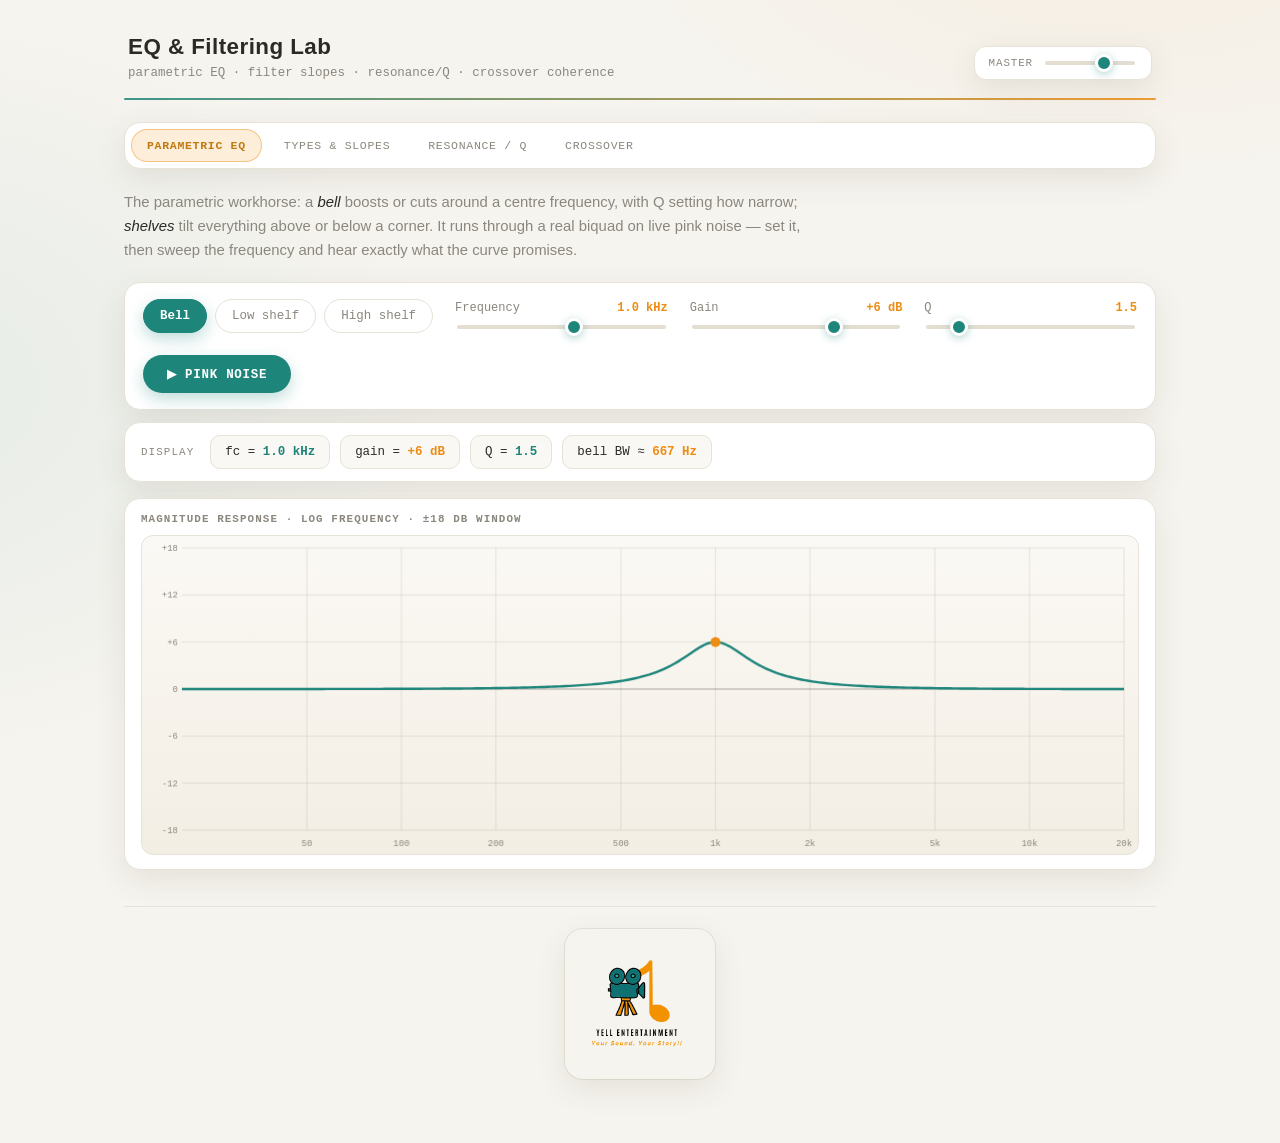
<file: filters-and-crossovers.html>
<!DOCTYPE html>
<html lang="en">
<head>
<meta charset="UTF-8">
<meta name="viewport" content="width=device-width, initial-scale=1.0">
<title>EQ & Filtering Lab — Yell Entertainment Interactive Lab</title>
<link rel="icon" type="image/png" href="yell-logo.png">
<meta property="og:title" content="EQ & Filtering Lab — Yell Entertainment">
<meta property="og:description" content="Parametric EQ, filter slopes, resonance/Q and crossover phase coherence — interactive.">
<meta property="og:image" content="og-image.png">
<style>
  :root{
    --bg:#f6f4ef; --card:#ffffff; --line:#e7e2d8; --ink:#2b2a26; --muted:#8b877e;
    --teal:#1e857a; --teal-bright:#2aa79b; --teal-soft:#e3f0ee;
    --amber:#ee8c12; --amber-soft:#fdeeda; --amber-ink:#c07a10; --danger:#d65454;
    --shadow:0 10px 30px rgba(80,65,40,.10); --radius:16px;
    --mono: ui-monospace,'SF Mono','JetBrains Mono',Menlo,Consolas,monospace;
    --sans: -apple-system,BlinkMacSystemFont,'Segoe UI',Inter,Roboto,sans-serif;
  }
  *{box-sizing:border-box;}
  html,body{margin:0;padding:0;color:var(--ink);font-family:var(--sans);}
  body{background:
    radial-gradient(900px 500px at 88% -10%, rgba(238,140,18,.07), transparent 60%),
    radial-gradient(1000px 640px at -12% 34%, rgba(30,133,122,.08), transparent 60%),
    var(--bg);}
  :focus-visible{outline:2px solid var(--teal);outline-offset:2px;}
  .app{max-width:1080px;margin:0 auto;padding:28px 24px 60px;}
  .app-header{display:flex;justify-content:space-between;align-items:flex-end;gap:20px;flex-wrap:wrap;padding:6px 4px 18px;}
  h1{font-size:1.4rem;font-weight:700;letter-spacing:0.02em;margin:0 0 6px;color:var(--ink);}
  .subtitle{margin:0;color:var(--muted);font-size:0.78rem;font-family:var(--mono);}
  .brand-rule{height:2px;border-radius:1px;margin:0 0 22px;background:linear-gradient(90deg,var(--teal),var(--amber));opacity:.85;}
  .master-vol{display:flex;align-items:center;gap:10px;background:var(--card);border:1px solid var(--line);border-radius:12px;padding:10px 14px;box-shadow:var(--shadow);}
  .master-vol label{font-size:0.68rem;text-transform:uppercase;letter-spacing:0.08em;color:var(--muted);font-family:var(--mono);}
  .app-footer{display:flex;justify-content:center;border-top:1px solid var(--line);margin-top:36px;padding-top:22px;}
  .brand-logo{height:150px;width:auto;display:block;border-radius:18px;box-shadow:var(--shadow), 0 0 0 1px var(--line);}
  .tabs{display:flex;gap:6px;margin-bottom:22px;padding:6px;background:var(--card);border:1px solid var(--line);border-radius:var(--radius);box-shadow:var(--shadow);flex-wrap:wrap;}
  .tab-btn{background:transparent;border:none;color:var(--muted);padding:10px 16px;font-size:0.72rem;font-family:var(--mono);text-transform:uppercase;letter-spacing:0.06em;cursor:pointer;border-radius:999px;transition:all .18s;}
  .tab-btn:hover{color:var(--ink);background:var(--teal-soft);}
  .tab-btn.active{color:var(--amber-ink);background:var(--amber-soft);font-weight:700;box-shadow:inset 0 0 0 1px rgba(238,140,18,.45);}
  .panel{display:none;}
  .panel.active{display:block;animation:fade .25s ease;}
  @keyframes fade{from{opacity:0;transform:translateY(4px);}to{opacity:1;transform:none;}}
  @media (prefers-reduced-motion: reduce){ .panel.active{animation:none;} }
  .caption{color:var(--muted);font-size:0.93rem;line-height:1.6;max-width:700px;margin:0 0 20px;}
  .caption em{color:var(--ink);}
  .controls-row{display:flex;align-items:center;gap:22px;flex-wrap:wrap;margin-bottom:12px;padding:16px 18px;background:var(--card);border:1px solid var(--line);border-radius:var(--radius);box-shadow:var(--shadow);}
  .info-row{display:flex;align-items:center;gap:10px;flex-wrap:wrap;margin-bottom:16px;padding:12px 16px;background:var(--card);border:1px solid var(--line);border-radius:var(--radius);box-shadow:var(--shadow);}
  .info-row .info-label{font-size:0.68rem;text-transform:uppercase;letter-spacing:0.1em;color:var(--muted);font-family:var(--mono);margin-right:6px;}
  .btn-group{display:flex;gap:8px;flex-wrap:wrap;}
  .shape-btn{background:var(--card);border:1px solid var(--line);color:var(--muted);padding:9px 16px;border-radius:999px;font-size:0.78rem;font-family:var(--mono);cursor:pointer;transition:all .15s;}
  .shape-btn:hover{color:var(--ink);border-color:var(--teal);}
  .shape-btn.active{color:#fff;background:var(--teal);border-color:var(--teal);font-weight:700;box-shadow:0 6px 16px rgba(30,133,122,.28);}
  .shape-btn:disabled{opacity:.35;cursor:not-allowed;}
  .slider-group{display:flex;flex-direction:column;gap:8px;min-width:170px;flex:1;}
  .slider-group .label-row{display:flex;justify-content:space-between;font-size:0.75rem;color:var(--muted);font-family:var(--mono);}
  .slider-group .val{color:var(--amber);font-weight:700;}
  input[type=range]{-webkit-appearance:none;appearance:none;height:4px;background:#e3ddd2;border-radius:2px;outline:none;}
  input[type=range]::-webkit-slider-thumb{-webkit-appearance:none;width:18px;height:18px;border-radius:50%;background:var(--teal);cursor:pointer;border:3px solid #fff;box-shadow:0 2px 8px rgba(30,133,122,.35);}
  input[type=range]::-moz-range-thumb{width:18px;height:18px;border-radius:50%;background:var(--teal);cursor:pointer;border:3px solid #fff;box-shadow:0 2px 8px rgba(30,133,122,.35);}
  .play-btn{background:var(--teal);color:#fff;border:none;padding:11px 24px;border-radius:999px;font-size:0.78rem;font-family:var(--mono);text-transform:uppercase;letter-spacing:0.06em;font-weight:700;cursor:pointer;transition:all .15s;box-shadow:0 6px 16px rgba(30,133,122,.28);}
  .play-btn:hover{filter:brightness(1.08);}
  .play-btn:active{transform:scale(0.97);}
  .play-btn.playing{background:var(--danger);box-shadow:0 6px 16px rgba(214,84,84,.3);}
  .play-btn.fire{background:var(--amber);box-shadow:0 6px 16px rgba(238,140,18,.3);}
  .readout{font-family:var(--mono);font-size:0.78rem;color:var(--ink);background:#faf8f4;border:1px solid var(--line);padding:9px 14px;border-radius:10px;}
  .readout .hi{color:var(--amber);font-weight:700;}
  .readout .ht{color:var(--teal);font-weight:700;}
  .viz{background:var(--card);border:1px solid var(--line);border-radius:var(--radius);box-shadow:var(--shadow);padding:14px 16px;margin-bottom:14px;}
  .viz h4{margin:0 0 10px;font-size:0.68rem;text-transform:uppercase;letter-spacing:0.1em;color:var(--muted);font-weight:600;font-family:var(--mono);}
  canvas{width:100%;height:320px;display:block;border-radius:12px;border:1px solid var(--line);
    background:linear-gradient(180deg,#fbf9f5 0%,#f3eee4 100%);}
  @media (max-width:640px){
    .controls-row{flex-direction:column;align-items:stretch;}
    .slider-group{min-width:100%;}
    .brand-logo{height:120px;}
  }
</style>
</head>
<body>
<div class="app">
  <header class="app-header">
    <div>
      <h1>EQ &amp; Filtering Lab</h1>
      <p class="subtitle">parametric EQ · filter slopes · resonance/Q · crossover coherence</p>
    </div>
    <div class="master-vol">
      <label for="masterVol">Master</label>
      <input type="range" id="masterVol" min="0" max="100" value="70" style="width:90px;" aria-label="Master volume">
    </div>
  </header>
  <div class="brand-rule" aria-hidden="true"></div>

  <nav class="tabs">
    <button class="tab-btn active" data-tab="eq">Parametric EQ</button>
    <button class="tab-btn" data-tab="slopes">Types &amp; Slopes</button>
    <button class="tab-btn" data-tab="res">Resonance / Q</button>
    <button class="tab-btn" data-tab="xover">Crossover</button>
  </nav>

  <main>
    <section class="panel active" id="panel-eq">
      <p class="caption">The parametric workhorse: a <em>bell</em> boosts or cuts around a centre frequency, with Q setting how narrow; <em>shelves</em> tilt everything above or below a corner. It runs through a real biquad on live pink noise — set it, then sweep the frequency and hear exactly what the curve promises.</p>
      <div class="controls-row">
        <div class="btn-group" id="eTypes">
          <button class="shape-btn active" data-t="peaking">Bell</button>
          <button class="shape-btn" data-t="lowshelf">Low shelf</button>
          <button class="shape-btn" data-t="highshelf">High shelf</button>
        </div>
        <div class="slider-group">
          <div class="label-row"><span>Frequency</span><span class="val" id="eFVal">1.0 kHz</span></div>
          <input type="range" id="eF" min="0" max="1000" step="1" value="566" aria-label="EQ frequency (log)">
        </div>
        <div class="slider-group">
          <div class="label-row"><span>Gain</span><span class="val" id="eGVal">+6 dB</span></div>
          <input type="range" id="eG" min="-15" max="15" step="0.5" value="6" aria-label="EQ gain">
        </div>
        <div class="slider-group">
          <div class="label-row"><span>Q</span><span class="val" id="eQVal">1.5</span></div>
          <input type="range" id="eQ" min="0.3" max="10" step="0.1" value="1.5" aria-label="EQ Q">
        </div>
        <button class="play-btn" id="ePlay">▶ Pink noise</button>
      </div>
      <div class="info-row">
        <span class="info-label">Display</span>
        <div class="readout">fc = <span class="ht" id="eFc">1.0 kHz</span></div>
        <div class="readout">gain = <span class="hi" id="eGdB">+6 dB</span></div>
        <div class="readout">Q = <span class="ht" id="eQr">1.5</span></div>
        <div class="readout">bell BW ≈ <span class="hi" id="eBW">667 Hz</span></div>
      </div>
      <div class="viz">
        <h4>Magnitude response · log frequency · ±18 dB window</h4>
        <canvas id="cvEQ"></canvas>
      </div>
    </section>

    <section class="panel" id="panel-slopes">
      <p class="caption">Every halving/doubling of frequency beyond cutoff costs a fixed number of decibels: 6 per pole. One pole = 6 dB/oct, a biquad = 12, cascades give 18 and 24. The audition uses the same filter sections represented by the response curve, so the sound and graph stay matched.</p>
      <div class="controls-row">
        <div class="btn-group" id="fTypes">
          <button class="shape-btn active" data-t="lpf">LPF</button>
          <button class="shape-btn" data-t="hpf">HPF</button>
          <button class="shape-btn" data-t="bpf">BPF</button>
          <button class="shape-btn" data-t="notch">Notch</button>
        </div>
        <div class="btn-group" id="fSlopes">
          <button class="shape-btn" data-n="1">6</button>
          <button class="shape-btn active" data-n="2">12</button>
          <button class="shape-btn" data-n="3">18</button>
          <button class="shape-btn" data-n="4">24</button>
        </div>
        <div class="slider-group">
          <div class="label-row"><span>Cutoff fc</span><span class="val" id="fFVal">1.0 kHz</span></div>
          <input type="range" id="fF" min="0" max="1000" step="1" value="566" aria-label="Cutoff frequency (log)">
        </div>
        <button class="play-btn" id="fPlay">▶ Filtered noise</button>
      </div>
      <div class="info-row">
        <span class="info-label">Display</span>
        <div class="readout">slope = <span class="hi" id="fSlope">12 dB/oct</span></div>
        <div class="readout">−3 dB @ <span class="ht" id="fFc">1.0 kHz</span></div>
        <div class="readout" id="fNote">dB/oct labels = poles × 6</div>
      </div>
      <div class="viz">
        <h4>All four slopes ghosted · selected in colour · BPF/notch use Q 1.4</h4>
        <canvas id="cvSlopes"></canvas>
      </div>
    </section>

    <section class="panel" id="panel-res">
      <p class="caption">Q is how hard the filter rings at cutoff. Above Q ≈ 0.707 a lowpass develops a resonant bump right at fc — the "synth filter" whistle. Push Q on live noise and the cutoff turns into a tone; pull it back and the bump melts into a gentle knee.</p>
      <div class="controls-row">
        <div class="slider-group">
          <div class="label-row"><span>Cutoff fc</span><span class="val" id="rFVal">1.0 kHz</span></div>
          <input type="range" id="rF" min="0" max="1000" step="1" value="566" aria-label="Cutoff frequency (log)">
        </div>
        <div class="slider-group">
          <div class="label-row"><span>Q</span><span class="val" id="rQVal">2.0</span></div>
          <input type="range" id="rQ" min="0.3" max="20" step="0.1" value="2" aria-label="Resonance Q">
        </div>
        <button class="play-btn" id="rPlay">▶ Resonant noise</button>
      </div>
      <div class="info-row">
        <span class="info-label">Display</span>
        <div class="readout">Q = <span class="ht" id="rQr">2.0</span></div>
        <div class="readout">resonant peak ≈ <span class="hi" id="rPeak">+6.0 dB</span></div>
        <div class="readout">damping ζ = <span class="ht" id="rZeta">0.25</span></div>
      </div>
      <div class="viz">
        <h4>Lowpass 12 dB/oct · Q curves ghosted · selected in colour</h4>
        <canvas id="cvRes"></canvas>
      </div>
    </section>

    <section class="panel" id="panel-xover">
      <p class="caption">A crossover splits one signal into a LPF and an HPF at the same fc. Magnitudes alone are not enough: the two outputs keep their <em>phase</em>, and their summed response depends on the filter topology. In this lab, 6/12/18 dB use Butterworth sections; 24 dB uses a Linkwitz-Riley 4th-order pair. The dark curve is the complex sum of the same responses used for the audition. Listen to SUM to hear the phase relationship at the crossover.</p>
      <div class="controls-row">
        <div class="btn-group" id="xSlopes">
          <button class="shape-btn" data-n="1">6</button>
          <button class="shape-btn active" data-n="2">12</button>
          <button class="shape-btn" data-n="3">18</button>
          <button class="shape-btn" data-n="4">24</button>
        </div>
        <div class="btn-group" id="xInv">
          <button class="shape-btn active" data-i="0">HP normal</button>
          <button class="shape-btn" data-i="1">HP inverted</button>
        </div>
        <div class="slider-group">
          <div class="label-row"><span>Crossover fc</span><span class="val" id="xFVal">1.2 kHz</span></div>
          <input type="range" id="xF" min="0" max="1000" step="1" value="600" aria-label="Crossover frequency (log)">
        </div>
        <button class="play-btn" id="xLP">▶ LP</button>
        <button class="play-btn" id="xHP">▶ HP</button>
        <button class="play-btn fire" id="xSUM">▶ SUM</button>
      </div>
      <div class="info-row">
        <span class="info-label">Display</span>
        <div class="readout">slope = <span class="hi" id="xSlope">12 dB/oct</span></div>
        <div class="readout">SUM @ fc = <span class="hi" id="xSum">−∞ dB</span></div>
        <div class="readout" id="xNote">invert HP to fix 12/24 dB Butterworth</div>
      </div>
      <div class="viz">
        <h4>Teal = LPF · amber = HPF · dark = complex SUM (phase included)</h4>
        <canvas id="cvXover"></canvas>
      </div>
    </section>
  </main>

  <footer class="app-footer">
    <img class="brand-logo" src="yell-logo.png" alt="Yell Entertainment — Your Sound, Your Story!!">
  </footer>
</div>

<script>
(function(){
  'use strict';

  let activeTab='eq';
  const COLOR={ink:'#2b2a26',muted:'#8b877e',amber:'#ee8c12',amberInk:'#c07a10',teal:'#1e857a',
               grid:'rgba(74,70,61,0.12)',rim:'rgba(74,70,61,0.35)'};
  const FONT_MONO="ui-monospace,'SF Mono',Menlo,Consolas,monospace";
  function $(id){return document.getElementById(id);}
  function setText(id,s){const el=$(id);if(el&&el.textContent!==s)el.textContent=s;}
  function on(id,ev,fn){const el=$(id);if(el)el.addEventListener(ev,fn);return el;}
  const FMIN=Math.log10(20),FMAX=Math.log10(20000);
  function sliderToFreq(v){return 20*Math.pow(1000,v/1000);}
  function fmtF(f){return f>=1000?(f/1000).toFixed(1)+' kHz':Math.round(f)+' Hz';}
  function fmtDb(v){return v<=-60?'−∞':(v>=0?'+':'−')+Math.abs(v).toFixed(1);}
  const EPS=1e-12;

  // ---------------- canvas ----------------
  const canvases=[];
  function reg(id){const el=$(id);const c={el,ctx:null,w:0,h:0};if(el){canvases.push(c);resizeOne(c);}return c;}
  function resizeOne(c){
    if(!c.el)return;
    const dpr=window.devicePixelRatio||1,r=c.el.getBoundingClientRect();
    c.w=r.width;c.h=r.height;
    if(!c.w||!c.h)return;
    c.el.width=Math.round(c.w*dpr);c.el.height=Math.round(c.h*dpr);
    c.ctx=c.el.getContext('2d');c.ctx.setTransform(dpr,0,0,dpr,0,0);
  }
  let resizeTO;
  window.addEventListener('resize',()=>{clearTimeout(resizeTO);resizeTO=setTimeout(()=>canvases.forEach(resizeOne),120);});
  function clear(c){if(c.ctx)c.ctx.clearRect(0,0,c.w,c.h);}
  function makeX(c){const padL=40,padR=14;return f=>padL+((Math.log10(Math.max(20,Math.min(20000,f)))-FMIN)/(FMAX-FMIN))*(c.w-padL-padR);}
  function makeY(c,yMin,yMax){const padT=12,padB=24;return v=>padT+(1-(v-yMin)/(yMax-yMin))*(c.h-padT-padB);}
  function drawFreqAxes(c,yMin,yMax,dbStep){
    const g=c.ctx,X=makeX(c),Y=makeY(c,yMin,yMax);if(!g)return;
    g.strokeStyle=COLOR.grid;g.lineWidth=1;g.fillStyle=COLOR.muted;g.font=`9px ${FONT_MONO}`;
    [[50,'50'],[100,'100'],[200,'200'],[500,'500'],[1000,'1k'],[2000,'2k'],[5000,'5k'],[10000,'10k'],[20000,'20k']].forEach(t=>{
      g.beginPath();g.moveTo(X(+t[0]),Y(yMin));g.lineTo(X(+t[0]),Y(yMax));g.stroke();
      g.textAlign='center';g.fillText(t[1],X(+t[0]),c.h-8);
    });
    for(let s=Math.ceil(yMin/dbStep)*dbStep;s<=yMax+1e-9;s+=dbStep){
      g.beginPath();g.moveTo(X(20),Y(s));g.lineTo(X(20000),Y(s));g.stroke();
      g.textAlign='right';g.fillText((s>0?'+':'')+s,X(20)-4,Y(s)+3);
    }
    if(yMin<0&&yMax>0){g.strokeStyle=COLOR.rim;g.beginPath();g.moveTo(X(20),Y(0));g.lineTo(X(20000),Y(0));g.stroke();}
  }
  function strokeMag(c,fnDb,yMin,yMax,color,widthPx,alpha,dash){
    const g=c.ctx,X=makeX(c),Y=makeY(c,yMin,yMax);if(!g)return;
    g.save();if(alpha!==undefined)g.globalAlpha=alpha;if(dash)g.setLineDash(dash);
    g.strokeStyle=color;g.lineWidth=widthPx;g.beginPath();
    for(let i=0;i<=260;i++){
      const f=Math.pow(10,FMIN+(FMAX-FMIN)*i/260),v=fnDb(f);
      const px=X(f),py=Y(Math.max(yMin,Math.min(yMax,Number.isFinite(v)?v:yMin)));
      i===0?g.moveTo(px,py):g.lineTo(px,py);
    }
    g.stroke();g.restore();
  }

  // ---------------- audio ----------------
  let ctx=null,masterGain=null,limiter=null,rawPink=null;
  function ensureAudio(){
    if(ctx)return;
    ctx=new (window.AudioContext||window.webkitAudioContext)();
    masterGain=ctx.createGain();masterGain.gain.value=($('masterVol')?+$('masterVol').value:70)/100;
    limiter=ctx.createDynamicsCompressor();
    limiter.threshold.value=-6;limiter.knee.value=12;limiter.ratio.value=12;limiter.attack.value=0.003;limiter.release.value=0.1;
    masterGain.connect(limiter);limiter.connect(ctx.destination);
    const sr=ctx.sampleRate,len=Math.floor(sr*2.5);
    rawPink=ctx.createBuffer(1,len,sr);
    const d=rawPink.getChannelData(0);
    let b0=0,b1=0,b2=0,b3=0,b4=0,b5=0,b6=0;
    for(let i=0;i<len;i++){
      const w=Math.random()*2-1;
      b0=0.99886*b0+w*0.0555179;b1=0.99332*b1+w*0.0750759;b2=0.96900*b2+w*0.1538520;
      b3=0.86650*b3+w*0.3104856;b4=0.55000*b4+w*0.5329522;b5=-0.7616*b5-w*0.0168980;
      d[i]=(b0+b1+b2+b3+b4+b5+b6+w*0.5362)*0.11;b6=w*0.115926;
    }
  }
  on('masterVol','input',e=>{if(masterGain)masterGain.gain.setTargetAtTime(e.target.value/100,ctx.currentTime,0.02);});
  function setParam(p,v,tc){if(!ctx||!p)return;p.setTargetAtTime(v,ctx.currentTime,tc||0.015);}

  // ---------------- exact RBJ biquad toolkit ----------------
  function rbjCoeffs(type,f0,QOrS,gainDb,sr){
    const A=Math.pow(10,gainDb/40),w0=2*Math.PI*f0/sr,cw=Math.cos(w0),sw=Math.sin(w0);
    let alpha,b0,b1,b2,a0,a1,a2;
    if(type==='peaking'){
      const Q=Math.max(0.001,QOrS);alpha=sw/(2*Q);
      b0=1+alpha*A;b1=-2*cw;b2=1-alpha*A;a0=1+alpha/A;a1=-2*cw;a2=1-alpha/A;
    }else if(type==='lowshelf'||type==='highshelf'){
      const S=Math.max(0.001,QOrS),alpha=sw/2*Math.sqrt((A+1/A)*(1/S-1)+2),beta=2*Math.sqrt(A)*alpha;
      if(type==='lowshelf'){
        b0=A*((A+1)-(A-1)*cw+beta);b1=2*A*((A-1)-(A+1)*cw);b2=A*((A+1)-(A-1)*cw-beta);
        a0=(A+1)+(A-1)*cw+beta;a1=-2*((A-1)+(A+1)*cw);a2=(A+1)+(A-1)*cw-beta;
      }else{
        b0=A*((A+1)+(A-1)*cw+beta);b1=-2*A*((A-1)+(A+1)*cw);b2=A*((A+1)+(A-1)*cw-beta);
        a0=(A+1)-(A-1)*cw+beta;a1=2*((A-1)-(A+1)*cw);a2=(A+1)-(A-1)*cw-beta;
      }
    }else if(type==='lowpass'||type==='highpass'||type==='bandpass'||type==='notch'){
      const Q=Math.max(0.001,QOrS);alpha=sw/(2*Q);
      if(type==='lowpass'){b0=(1-cw)/2;b1=1-cw;b2=(1-cw)/2;a0=1+alpha;a1=-2*cw;a2=1-alpha;}
      if(type==='highpass'){b0=(1+cw)/2;b1=-(1+cw);b2=(1+cw)/2;a0=1+alpha;a1=-2*cw;a2=1-alpha;}
      if(type==='bandpass'){b0=alpha;b1=0;b2=-alpha;a0=1+alpha;a1=-2*cw;a2=1-alpha;}
      if(type==='notch'){b0=1;b1=-2*cw;b2=1;a0=1+alpha;a1=-2*cw;a2=1-alpha;}
    }
    return {b0:b0/a0,b1:b1/a0,b2:b2/a0,a1:a1/a0,a2:a2/a0};
  }
  function coeffH(c,z){
    const z1=[Math.cos(z),-Math.sin(z)];
    const z2=[Math.cos(2*z),-Math.sin(2*z)];
    const num=c.b0+c.b1*z1[0]+c.b2*z2[0];
    const numI=c.b1*z1[1]+c.b2*z2[1];
    const den=1+c.a1*z1[0]+c.a2*z2[0];
    const denI=c.a1*z1[1]+c.a2*z2[1];
    const d=den*den+denI*denI;
    return [(num*den+numI*denI)/d,(numI*den-num*denI)/d];
  }
  function complexMul(a,b){return[a[0]*b[0]-a[1]*b[1],a[0]*b[1]+a[1]*b[0]];}
  function complexAdd(a,b){return[a[0]+b[0],a[1]+b[1]];}
  function complexNeg(a){return[-a[0],-a[1]];}
  function magDb(h){return 20*Math.log10(Math.max(EPS,Math.hypot(h[0],h[1])));}

  // Offline processing uses exactly the same RBJ sections as the graph.
  function processBiquad(x,c){
    const y=new Float32Array(x.length);let x1=0,x2=0,y1=0,y2=0;
    for(let i=0;i<x.length;i++){
      const v=c.b0*x[i]+c.b1*x1+c.b2*x2-c.a1*y1-c.a2*y2;
      x2=x1;x1=x[i];y2=y1;y1=v;y[i]=v;
    }
    return y;
  }
  function processSections(x,sections){let y=x;for(const s of sections)y=processBiquad(y,s);return y;}
  function butterSections(type,n,fc,sr){
    // Butterworth sections. For n=4 this is true 4th-order Butterworth.
    const qs={2:[1/Math.sqrt(2)],3:[1,],4:[0.5411961001,1.3065629649]};
    const sections=[];
    if(n===1)return [null];
    if(n===2)return [rbjCoeffs(type,fc,1/Math.sqrt(2),0,sr)];
    if(n===3){
      return [rbjCoeffs(type,fc,1,0,sr), firstOrderCoeffs(type,fc,sr)];
    }
    return qs[4].map(q=>rbjCoeffs(type,fc,q,0,sr));
  }
  function firstOrderCoeffs(type,fc,sr){
    const k=Math.tan(Math.PI*fc/sr),norm=1+k;
    if(type==='lowpass')return {b0:k/norm,b1:k/norm,b2:0,a1:(k-1)/norm,a2:0};
    return {b0:1/norm,b1:-1/norm,b2:0,a1:(k-1)/norm,a2:0};
  }
  function butterProcess(x,type,n,fc,sr){
    if(n===1)return processBiquad(x,firstOrderCoeffs(type,fc,sr));
    return processSections(x,butterSections(type,n,fc,sr));
  }

  // ---------------- 1: PARAMETRIC EQ ----------------
  const E={t:'peaking',f:1000,g:6,q:1.5};
  const AE={on:false,src:null,bq:null};
  const cvE=reg('cvEQ');
  function eqCoeffs(){
    // Web Audio's shelf filters do not use Q. Use S=1 for the graph and audio.
    return rbjCoeffs(E.t,E.f,E.t==='peaking'?E.q:1,E.g,ctx?ctx.sampleRate:48000);
  }
  function eqResponse(f){
    const c=rbjCoeffs(E.t,E.f,E.t==='peaking'?E.q:1,E.g,ctx?ctx.sampleRate:48000);
    return magDb(coeffH(c,2*Math.PI*f/(ctx?ctx.sampleRate:48000)));
  }
  function updateE(){
    setText('eFVal',fmtF(E.f));setText('eFc',fmtF(E.f));
    setText('eGVal',(E.g>=0?'+':'')+E.g+' dB');setText('eGdB',(E.g>=0?'+':'')+E.g+' dB');
    setText('eQVal',E.q.toFixed(1));setText('eQr',E.q.toFixed(1));
    setText('eBW',E.t==='peaking'?fmtF(E.f/E.q):'n/a');
    if(AE.bq){setParam(AE.bq.frequency,E.f);setParam(AE.bq.gain,E.g);if(E.t==='peaking')setParam(AE.bq.Q,E.q);}
  }
  on('eF','input',e=>{E.f=sliderToFreq(+e.target.value);updateE();});
  on('eG','input',e=>{E.g=+e.target.value;updateE();});
  on('eQ','input',e=>{E.q=+e.target.value;updateE();});
  document.querySelectorAll('#eTypes .shape-btn').forEach(b=>b.addEventListener('click',()=>{
    document.querySelectorAll('#eTypes .shape-btn').forEach(x=>x.classList.remove('active'));b.classList.add('active');E.t=b.dataset.t;
    if(AE.bq)AE.bq.type=E.t;updateE();
  }));
  on('ePlay','click',()=>AE.on?stopE():playE());
  function playE(){
    ensureAudio();ctx.resume();stopAll();
    AE.src=ctx.createBufferSource();AE.src.buffer=rawPink;AE.src.loop=true;
    AE.bq=ctx.createBiquadFilter();AE.bq.type=E.t;AE.bq.frequency.value=E.f;AE.bq.gain.value=E.g;AE.bq.Q.value=E.q;
    AE.src.connect(AE.bq);AE.bq.connect(masterGain);AE.src.start();AE.on=true;
    const b=$('ePlay');if(b){b.textContent='■ Stop';b.classList.add('playing');}
  }
  function stopE(){
    if(AE.src){try{AE.src.stop();}catch(e){}}
    if(AE.bq){try{AE.bq.disconnect();}catch(e){}}
    AE.on=false;AE.src=null;AE.bq=null;
    const b=$('ePlay');if(b){b.textContent='▶ Pink noise';b.classList.remove('playing');}
  }
  function drawE(){
    if(!cvE.ctx)return;clear(cvE);drawFreqAxes(cvE,-18,18,6);
    strokeMag(cvE,eqResponse,-18,18,COLOR.teal,2.4);
    const X=makeX(cvE),Y=makeY(cvE,-18,18),g=cvE.ctx;
    g.fillStyle=COLOR.amber;g.beginPath();g.arc(X(E.f),Y(Math.max(-18,Math.min(18,eqResponse(E.f)))),5,0,Math.PI*2);g.fill();
  }

  // ---------------- 2: TYPES & SLOPES ----------------
  const F={t:'lpf',n:2,fc:1000};
  const AF={on:false,src:null};
  const cvF=reg('cvSlopes');
  function slopeResponse(f,n,type){
    const sr=ctx?ctx.sampleRate:48000;
    if(type==='bpf')return magDb(coeffH(rbjCoeffs('bandpass',F.fc,1.4,0,sr),2*Math.PI*f/sr));
    if(type==='notch')return magDb(coeffH(rbjCoeffs('notch',F.fc,1.4,0,sr),2*Math.PI*f/sr));
    const sections=n===1?[firstOrderCoeffs(type==='lpf'?'lowpass':'highpass',F.fc,sr)]:butterSections(type==='lpf'?'lowpass':'highpass',n,F.fc,sr);
    let h=[1,0];for(const c of sections)h=complexMul(h,coeffH(c,2*Math.PI*f/sr));return magDb(h);
  }
  function updateF(){
    setText('fFVal',fmtF(F.fc));setText('fFc',fmtF(F.fc));
    const isSlope=F.t==='lpf'||F.t==='hpf';
    setText('fSlope',isSlope?(F.n*6)+' dB/oct':'2-pole · Q 1.4');
    document.querySelectorAll('#fSlopes .shape-btn').forEach(b=>b.disabled=!isSlope);
    setText('fNote',F.t==='notch'?'2-pole notch: deep null at fc, phase changes through the notch':F.t==='bpf'?'2-pole band-pass: peak at fc, Q = 1.4':'Butterworth response · 6 dB/oct per pole');
    rebuildF();
  }
  on('fF','input',e=>{F.fc=sliderToFreq(+e.target.value);updateF();});
  document.querySelectorAll('#fTypes .shape-btn').forEach(b=>b.addEventListener('click',()=>{
    document.querySelectorAll('#fTypes .shape-btn').forEach(x=>x.classList.remove('active'));b.classList.add('active');F.t=b.dataset.t;updateF();
  }));
  document.querySelectorAll('#fSlopes .shape-btn').forEach(b=>b.addEventListener('click',()=>{
    if(b.disabled)return;document.querySelectorAll('#fSlopes .shape-btn').forEach(x=>x.classList.remove('active'));b.classList.add('active');F.n=+b.dataset.n;updateF();
  }));
  let fBuf=null,fTimer=null;
  function rebuildF(){
    clearTimeout(fTimer);fTimer=setTimeout(()=>{
      ensureAudio();const sr=ctx.sampleRate,x=rawPink.getChannelData(0);
      if(F.t==='lpf')fBuf=bufferFrom(butterProcess(x,'lowpass',F.n,F.fc,sr));
      else if(F.t==='hpf')fBuf=bufferFrom(butterProcess(x,'highpass',F.n,F.fc,sr));
      else if(F.t==='bpf')fBuf=bufferFrom(processBiquad(x,rbjCoeffs('bandpass',F.fc,1.4,0,sr)));
      else fBuf=bufferFrom(processBiquad(x,rbjCoeffs('notch',F.fc,1.4,0,sr)));
      if(AF.on)restartF(false);
    },80);
  }
  function bufferFrom(arr){const b=ctx.createBuffer(1,arr.length,ctx.sampleRate);b.getChannelData(0).set(arr);return b;}
  on('fPlay','click',()=>AF.on?stopF():restartF(true));
  function restartF(start){
    ensureAudio();ctx.resume();
    if(AF.src){try{AF.src.stop();}catch(e){}}
    if(!fBuf){rebuildF();return;}
    AF.src=ctx.createBufferSource();AF.src.buffer=fBuf;AF.src.loop=true;AF.src.connect(masterGain);AF.src.start();AF.on=true;
    const b=$('fPlay');if(b){b.textContent='■ Stop';b.classList.add('playing');}
  }
  function stopF(){if(AF.src){try{AF.src.stop();}catch(e){}}AF.src=null;AF.on=false;const b=$('fPlay');if(b){b.textContent='▶ Filtered noise';b.classList.remove('playing');}}
  function drawF(){
    if(!cvF.ctx)return;clear(cvF);drawFreqAxes(cvF,-60,6,12);
    if(F.t==='lpf'||F.t==='hpf'){
      [1,2,3,4].forEach(n=>strokeMag(cvF,f=>slopeResponse(f,n,F.t),-60,6,n===F.n?COLOR.teal:COLOR.ink,n===F.n?2.4:1, n===F.n?1:0.16,n===F.n?null:[4,4]));
    }else strokeMag(cvF,f=>slopeResponse(f,F.n,F.t),-60,6,COLOR.teal,2.4);
    const X=makeX(cvF),Y=makeY(cvF,-60,6),g=cvF.ctx;g.fillStyle=COLOR.amber;g.beginPath();g.arc(X(F.fc),Y(slopeResponse(F.fc,F.n,F.t)),5,0,Math.PI*2);g.fill();
  }

  // ---------------- 3: RESONANCE / Q ----------------
  const R={fc:1000,q:2};
  const AR={on:false,src:null,bq:null};
  const cvR=reg('cvRes');
  function resResponse(f,Q){const sr=ctx?ctx.sampleRate:48000,c=rbjCoeffs('lowpass',R.fc,Q,0,sr);return magDb(coeffH(c,2*Math.PI*f/sr));}
  function peakInfo(){
    const sr=ctx?ctx.sampleRate:48000;
    let bestF=R.fc,best=-Infinity;
    const lo=Math.max(20,R.fc*0.4),hi=Math.min(sr*0.49,R.fc*2.5);
    for(let i=0;i<600;i++){const f=lo*Math.pow(hi/lo,i/599),v=resResponse(f,R.q);if(v>best){best=v;bestF=f;}}
    return {f:bestF,gain:best};
  }
  function updateR(){
    setText('rFVal',fmtF(R.fc));setText('rQVal',R.q.toFixed(1));setText('rQr',R.q.toFixed(1));
    const p=peakInfo();setText('rPeak',fmtDb(p.gain)+' dB @ '+fmtF(p.f));setText('rZeta',(1/(2*R.q)).toFixed(2));
    if(AR.bq){setParam(AR.bq.frequency,R.fc);setParam(AR.bq.Q,R.q);}
  }
  on('rF','input',e=>{R.fc=sliderToFreq(+e.target.value);updateR();});
  on('rQ','input',e=>{R.q=+e.target.value;updateR();});
  on('rPlay','click',()=>AR.on?stopR():playR());
  function playR(){
    ensureAudio();ctx.resume();stopAll();AR.src=ctx.createBufferSource();AR.src.buffer=rawPink;AR.src.loop=true;
    AR.bq=ctx.createBiquadFilter();AR.bq.type='lowpass';AR.bq.frequency.value=R.fc;AR.bq.Q.value=R.q;AR.src.connect(AR.bq);AR.bq.connect(masterGain);AR.src.start();AR.on=true;
    const b=$('rPlay');if(b){b.textContent='■ Stop';b.classList.add('playing');}
  }
  function stopR(){if(AR.src){try{AR.src.stop();}catch(e){}}if(AR.bq){try{AR.bq.disconnect();}catch(e){}}AR.src=null;AR.bq=null;AR.on=false;const b=$('rPlay');if(b){b.textContent='▶ Resonant noise';b.classList.remove('playing');}}
  function drawR(){
    if(!cvR.ctx)return;clear(cvR);drawFreqAxes(cvR,-40,24,8);
    [0.5,0.7071,1,1.4,2.8,5.6,11.2].forEach(Q=>{
      const near=Math.abs(Q-R.q)<Math.max(0.12,Q*0.18);strokeMag(cvR,f=>resResponse(f,Q),-40,24,COLOR.teal,near?2.2:1.1,near?0.9:0.18,near?null:[4,4]);
    });
    strokeMag(cvR,f=>resResponse(f,R.q),-40,24,COLOR.amber,2.4);
    const p=peakInfo(),X=makeX(cvR),Y=makeY(cvR,-40,24),g=cvR.ctx;g.fillStyle=COLOR.amber;g.beginPath();g.arc(X(p.f),Y(Math.max(-40,Math.min(24,p.gain))),5,0,Math.PI*2);g.fill();
  }

  // ---------------- 4: CROSSOVER ----------------
  const X={fc:1200,n:2,inv:false,playing:null};
  const AX={src:null,lp:null,hp:null};
  const cvX=reg('cvXover');
  function crossoverSections(type,n,fc,sr){
    if(n===1)return [firstOrderCoeffs(type,fc,sr)];
    if(n===2)return [rbjCoeffs(type,fc,1/Math.sqrt(2),0,sr)];
    if(n===3)return [rbjCoeffs(type,fc,1,0,sr),firstOrderCoeffs(type,fc,sr)];
    // 24 dB/oct is intentionally Linkwitz-Riley 4: two 2nd-order Butterworth sections.
    return [rbjCoeffs(type,fc,1/Math.sqrt(2),0,sr),rbjCoeffs(type,fc,1/Math.sqrt(2),0,sr)];
  }
  function crossoverH(f,type,n){
    const sr=ctx?ctx.sampleRate:48000,sections=crossoverSections(type,n,X.fc,sr);let h=[1,0];
    for(const c of sections)h=complexMul(h,coeffH(c,2*Math.PI*f/sr));return h;
  }
  function sumResponse(f){
    let lp=crossoverH(f,'lowpass',X.n),hp=crossoverH(f,'highpass',X.n);if(X.inv)hp=complexNeg(hp);return complexAdd(lp,hp);
  }
  function sumDb(f){return magDb(sumResponse(f));}
  function branchDb(f,type){return magDb(crossoverH(f,type,X.n));}
  function updateX(){
    setText('xFVal',fmtF(X.fc));setText('xSlope',X.n===4?'24 dB/oct LR4':(X.n*6)+' dB/oct Butterworth');
    setText('xSum',fmtDb(sumDb(X.fc))+' dB');
    const at=sumDb(X.fc);
    let note;
    if(X.n===4&&!X.inv)note=Math.abs(at)<0.2?'LR4: branches are −6 dB at fc and sum ≈ 0 dB.':'LR4 response should sum flat.';
    else if((X.n===1||X.n===2||X.n===3)&&!X.inv)note=(X.n%2===0)?'even-order Butterworth: polarity reversal is needed for a flat sum at fc.':'odd-order Butterworth: normal-polarity sum is phase-aligned at fc.';
    else note='HP polarity inverted: check the summed response for the selected order.';
    setText('xNote',note);rebuildX();
  }
  on('xF','input',e=>{X.fc=sliderToFreq(+e.target.value);updateX();});
  document.querySelectorAll('#xSlopes .shape-btn').forEach(b=>b.addEventListener('click',()=>{
    document.querySelectorAll('#xSlopes .shape-btn').forEach(x=>x.classList.remove('active'));b.classList.add('active');X.n=+b.dataset.n;updateX();
  }));
  document.querySelectorAll('#xInv .shape-btn').forEach(b=>b.addEventListener('click',()=>{
    document.querySelectorAll('#xInv .shape-btn').forEach(x=>x.classList.remove('active'));b.classList.add('active');X.inv=b.dataset.i==='1';updateX();
  }));
  let xBuf=null,xTimer=null;
  function rebuildX(){
    clearTimeout(xTimer);xTimer=setTimeout(()=>{
      ensureAudio();const sr=ctx.sampleRate,x=rawPink.getChannelData(0);
      const lp=processSections(x,crossoverSections('lowpass',X.n,X.fc,sr));
      const hp=processSections(x,crossoverSections('highpass',X.n,X.fc,sr));
      if(X.inv)for(let i=0;i<hp.length;i++)hp[i]=-hp[i];
      const sum=new Float32Array(x.length);
      for(let i=0;i<sum.length;i++)sum[i]=0.5*(lp[i]+hp[i]); // explicit level normalization for audition only
      xBuf={lp:bufferFrom(lp),hp:bufferFrom(hp),sum:bufferFrom(sum)};
      if(X.playing)restartX(false);
    },80);
  }
  function restartX(){
    ensureAudio();ctx.resume();
    if(AX.src){try{AX.src.stop();}catch(e){}}
    if(!xBuf){rebuildX();return;}
    const key=X.playing;const buf=key==='lp'?xBuf.lp:key==='hp'?xBuf.hp:xBuf.sum;
    AX.src=ctx.createBufferSource();AX.src.buffer=buf;AX.src.loop=true;AX.src.connect(masterGain);AX.src.start();
    const ids=['xLP','xHP','xSUM'];ids.forEach(id=>{const b=$(id);if(b)b.classList.remove('playing');});
    const id=key==='lp'?'xLP':key==='hp'?'xHP':'xSUM',b=$(id);if(b)b.classList.add('playing');
  }
  function startX(kind){stopAll();X.playing=kind;restartX();}
  function stopX(){if(AX.src){try{AX.src.stop();}catch(e){}}AX.src=null;X.playing=null;['xLP','xHP','xSUM'].forEach(id=>{const b=$(id);if(b){b.classList.remove('playing');}});}
  on('xLP','click',()=>X.playing==='lp'?stopX():startX('lp'));
  on('xHP','click',()=>X.playing==='hp'?stopX():startX('hp'));
  on('xSUM','click',()=>X.playing==='sum'?stopX():startX('sum'));
  function drawX(){
    if(!cvX.ctx)return;clear(cvX);drawFreqAxes(cvX,-40,6,6);
    strokeMag(cvX,f=>branchDb(f,'lowpass'),-40,6,COLOR.teal,2);
    strokeMag(cvX,f=>branchDb(f,'highpass'),-40,6,COLOR.amber,2);
    strokeMag(cvX,sumDb,-40,6,COLOR.ink,2.6);
    const Xf=makeX(cvX),Y=makeY(cvX,-40,6),g=cvX.ctx;g.fillStyle=COLOR.amber;g.beginPath();g.arc(Xf(X.fc),Y(Math.max(-40,Math.min(6,sumDb(X.fc)))),5,0,Math.PI*2);g.fill();
  }

  // ---------------- tabs / loop ----------------
  function stopAll(){if(AE.on)stopE();if(AF.on)stopF();if(AR.on)stopR();if(X.playing)stopX();}
  document.querySelectorAll('.tab-btn').forEach(btn=>btn.addEventListener('click',()=>{
    stopAll();document.querySelectorAll('.tab-btn').forEach(b=>b.classList.remove('active'));btn.classList.add('active');
    document.querySelectorAll('.panel').forEach(p=>p.classList.remove('active'));const panel=$('panel-'+btn.dataset.tab);if(panel)panel.classList.add('active');
    activeTab=btn.dataset.tab;canvases.forEach(resizeOne);setTimeout(()=>canvases.forEach(resizeOne),50);
  }));

  updateE();updateF();updateR();updateX();
  function loop(){if(activeTab==='eq')drawE();else if(activeTab==='slopes')drawF();else if(activeTab==='res')drawR();else if(activeTab==='xover')drawX();requestAnimationFrame(loop);}
  requestAnimationFrame(loop);
})();
</script>
</body>
</html>
</file>
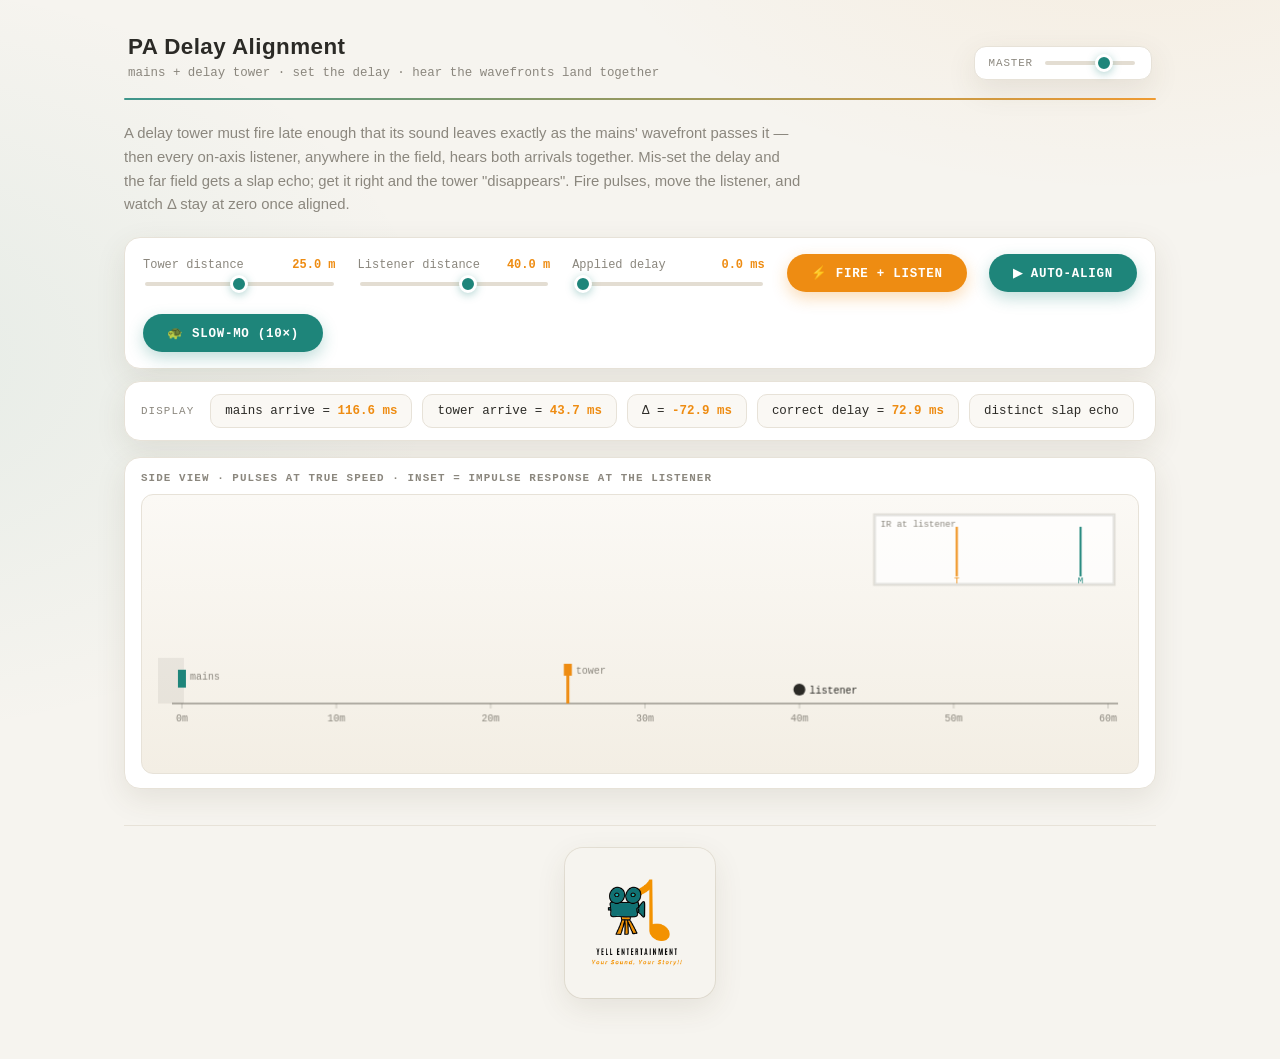
<file: pa-delay.html>
<!DOCTYPE html>
<html lang="en">
<head>
<meta charset="UTF-8">
<meta name="viewport" content="width=device-width, initial-scale=1.0">
<title>PA Delay Alignment — Yell Entertainment Interactive Lab</title>
<link rel="icon" type="image/png" href="yell-logo.png">
<link rel="stylesheet" href="light.css">
<style>
  #pdSlowMo[aria-pressed="true"]{
    background:#1e857a;
    border-color:#1e857a;
    color:#fff;
  }
</style>
<meta property="og:title" content="PA Delay Alignment — Yell Entertainment Lab">
<meta property="og:description" content="Mains + delay towers: set the delay, watch the wavefronts, hear the alignment.">
<meta property="og:image" content="og-image.png">
</head>
<body>
<div class="app">
  <header class="app-header">
    <div>
      <h1>PA Delay Alignment</h1>
      <p class="subtitle">mains + delay tower · set the delay · hear the wavefronts land together</p>
    </div>
    <div class="master-vol">
      <label for="masterVol">Master</label>
      <input type="range" id="masterVol" min="0" max="100" value="70" style="width:90px;" aria-label="Master volume">
    </div>
  </header>
  <div class="brand-rule" aria-hidden="true"></div>

  <p class="caption">A delay tower must fire late enough that its sound leaves exactly as the mains' wavefront passes it — then every on-axis listener, anywhere in the field, hears both arrivals together. Mis-set the delay and the far field gets a slap echo; get it right and the tower "disappears". Fire pulses, move the listener, and watch Δ stay at zero once aligned.</p>

  <div class="controls-row">
    <div class="slider-group">
      <div class="label-row"><span>Tower distance</span><span class="val" id="pdTowerVal">25 m</span></div>
      <input type="range" id="pdTower" min="10" max="40" step="0.5" value="25" aria-label="Delay tower distance from stage">
    </div>
    <div class="slider-group">
      <div class="label-row"><span>Listener distance</span><span class="val" id="pdListenVal">40 m</span></div>
      <input type="range" id="pdListen" min="12" max="60" step="0.5" value="40" aria-label="Listener distance from stage">
    </div>
    <div class="slider-group">
      <div class="label-row"><span>Applied delay</span><span class="val" id="pdDelayVal">0.0 ms</span></div>
      <input type="range" id="pdDelay" min="0" max="150" step="0.5" value="0" aria-label="Applied delay in milliseconds">
    </div>
    <button class="play-btn fire" id="pdFire">⚡ Fire + listen</button>
    <button class="play-btn" id="pdAuto">▶ Auto-align</button>
    <button class="play-btn" id="pdSlowMo" aria-pressed="false">🐢 Slow‑mo (10×)</button>
  </div>

  <div class="info-row">
    <span class="info-label">Display</span>
    <div class="readout">mains arrive = <span class="hi" id="pdTM">— ms</span></div>
    <div class="readout">tower arrive = <span class="hi" id="pdTD">— ms</span></div>
    <div class="readout">Δ = <span class="hi" id="pdDelta">— ms</span></div>
    <div class="readout">correct delay = <span class="hi" id="pdSugg">— ms</span></div>
    <div class="readout" id="pdStatus">set the delay…</div>
  </div>

  <div class="viz">
    <h4>Side view · pulses at true speed · inset = impulse response at the listener</h4>
    <canvas id="cvPA"></canvas>
  </div>

  <footer class="app-footer">
    <img class="brand-logo" src="yell-logo.png" alt="Yell Entertainment — Your Sound, Your Story!!">
  </footer>
</div>

<script>
(function(){
  'use strict';
  const V=343;
  const COLOR={paper:'#2b2a26',paperDim:'#8b877e',amber:'#ee8c12',teal:'#1e857a',grid:'rgba(74,70,61,0.14)',rim:'rgba(74,70,61,0.4)'};
  const FONT_MONO="ui-monospace,'SF Mono',Menlo,Consolas,monospace";
  function $(id){return document.getElementById(id);}
  function setText(id,s){const el=$(id); if(el&&el.textContent!==s) el.textContent=s;}
  function on(id,ev,fn){const el=$(id); if(el) el.addEventListener(ev,fn); return el;}

  let ctx=null,masterGain=null,limiter=null;
  function ensureAudio(){
    if(ctx) return;
    ctx=new (window.AudioContext||window.webkitAudioContext)();
    masterGain=ctx.createGain(); masterGain.gain.value=($('masterVol')? +$('masterVol').value:70)/100;
    limiter=ctx.createDynamicsCompressor(); limiter.threshold.value=-6; limiter.knee.value=0; limiter.ratio.value=20;
    masterGain.connect(limiter); limiter.connect(ctx.destination);
  }
  on('masterVol','input',e=>{ if(masterGain) masterGain.gain.setTargetAtTime(e.target.value/100,ctx.currentTime,0.02); });
  function clickAt(vol,delay){
    if(!ctx) return;
    const t=ctx.currentTime+Math.max(0,delay);
    const o=ctx.createOscillator(),g=ctx.createGain();
    o.type='square'; o.frequency.value=800;
    g.gain.setValueAtTime(0.0001,t);
    g.gain.linearRampToValueAtTime(0.12*vol,t+0.002);
    g.gain.exponentialRampToValueAtTime(0.001,t+0.05);
    o.connect(g); g.connect(masterGain); o.start(t); o.stop(t+0.06);
  }

  const cv={el:$('cvPA'),ctx:null,w:0,h:0};
  function resize(){
    const dpr=window.devicePixelRatio||1,r=cv.el.getBoundingClientRect();
    cv.w=Math.max(r.width,50); cv.h=Math.max(r.height,50);
    cv.el.width=cv.w*dpr; cv.el.height=cv.h*dpr;
    cv.ctx=cv.el.getContext('2d'); cv.ctx.setTransform(dpr,0,0,dpr,0,0);
  }
  window.addEventListener('resize',resize); resize();

  const P={ tower:25, listen:40, delay:0, fired:false, t0:0, slow:false, runFactor:1 };
  function times(){
    const tM=P.listen/V*1000;
    const tD=(P.listen-P.tower)/V*1000 + P.delay;
    return {tM,tD,delta:tD-tM,correct:P.tower/V*1000};
  }
  function updateInfo(){
    P.tower=+($('pdTower')? $('pdTower').value:25);
    P.listen=Math.max(+$('pdListen').value, P.tower+2);
    P.delay=+($('pdDelay')? $('pdDelay').value:0);
    setText('pdTowerVal',P.tower.toFixed(1)+' m');
    setText('pdListenVal',P.listen.toFixed(1)+' m');
    setText('pdDelayVal',P.delay.toFixed(1)+' ms');
    const t=times();
    setText('pdTM',t.tM.toFixed(1)+' ms');
    setText('pdTD',t.tD.toFixed(1)+' ms');
    setText('pdDelta',(t.delta>=0?'+':'')+t.delta.toFixed(1)+' ms');
    setText('pdSugg',t.correct.toFixed(1)+' ms');
    const a=Math.abs(t.delta);
    setText('pdStatus', a<=5 ? 'aligned — tower disappears ✓' :
      a<=30 ? 'precedence window — image pulled, comb coloration' : 'distinct slap echo');
  }
  ['pdTower','pdListen','pdDelay'].forEach(id=>on(id,'input',updateInfo));
  on('pdAuto','click',()=>{ $('pdDelay').value=(P.tower/V*1000).toFixed(1); updateInfo(); });
  on('pdSlowMo','click',()=>{
    P.slow=!P.slow;
    const b=$('pdSlowMo');
    b.setAttribute('aria-pressed', String(P.slow));
    b.textContent = P.slow ? '🐢 Slow‑mo: ON' : '🐢 Slow‑mo (10×)';
  });
  on('pdFire','click',()=>{
    ensureAudio(); ctx.resume();
    const t=times();
    P.runFactor = P.slow ? 10 : 1;
    clickAt(0.5, t.tM/1000*P.runFactor);
    clickAt(0.6, t.tD/1000*P.runFactor);
    P.fired=true; P.t0=performance.now();
  });

  function draw(){
    if(!cv.ctx) return;
    const G=cv.ctx,w=cv.w,h=cv.h;
    G.clearRect(0,0,w,h);
    const sc=(w-70)/60, gy=h-70, x0=40;
    const X=m=>x0+m*sc;

    G.strokeStyle=COLOR.rim; G.lineWidth=2;
    G.beginPath(); G.moveTo(x0-10,gy); G.lineTo(w-20,gy); G.stroke();
    G.fillStyle=COLOR.paperDim; G.font=`10px ${FONT_MONO}`; G.textAlign='center';
    for(let m=0;m<=60;m+=10){
      G.fillText(m+'m',X(m),gy+18);
      G.strokeStyle=COLOR.grid; G.beginPath(); G.moveTo(X(m),gy); G.lineTo(X(m),gy+5); G.stroke();
    }

    G.fillStyle='rgba(74,70,61,0.08)'; G.fillRect(x0-24,gy-46,26,46);
    G.fillStyle=COLOR.teal; G.fillRect(X(0)-4,gy-34,8,18);
    G.fillStyle=COLOR.paperDim; G.textAlign='left'; G.fillText('mains',X(0)+8,gy-24);

    G.strokeStyle=COLOR.amber; G.lineWidth=3;
    G.beginPath(); G.moveTo(X(P.tower),gy); G.lineTo(X(P.tower),gy-30); G.stroke();
    G.fillStyle=COLOR.amber; G.fillRect(X(P.tower)-4,gy-40,8,12);
    G.fillStyle=COLOR.paperDim; G.fillText('tower',X(P.tower)+8,gy-30);

    G.fillStyle=COLOR.paper; G.beginPath(); G.arc(X(P.listen),gy-14,6,0,Math.PI*2); G.fill();
    G.fillText('listener',X(P.listen)+10,gy-10);

    if(P.fired){
      const e=(performance.now()-P.t0)/1000/P.runFactor;
      const xm=V*e, xd=P.tower+V*(e-P.delay/1000);
      if(xm>P.listen+4 && xd>P.listen+4) P.fired=false;
      const lane=6;
      if(xm<=60){ G.fillStyle=COLOR.teal; G.shadowColor=COLOR.teal; G.shadowBlur=8;
        G.beginPath(); G.arc(X(Math.min(xm,60)),gy-14-lane,5,0,Math.PI*2); G.fill(); G.shadowBlur=0; }
      if(e>P.delay/1000 && xd<=60){ G.fillStyle=COLOR.amber; G.shadowColor=COLOR.amber; G.shadowBlur=8;
        G.beginPath(); G.arc(X(Math.max(0,Math.min(xd,60))),gy-14+lane,5,0,Math.PI*2); G.fill(); G.shadowBlur=0; }
      if(P.runFactor>1){
        G.fillStyle=COLOR.teal; G.font=`bold 11px ${FONT_MONO}`; G.textAlign='left';
        G.fillText('SLOW-MO ×10', 10, 16);
      }
    }

    const t=times();
    const iw=Math.min(240,w*0.35), ih=70, ix=w-iw-24, iy=20;
    G.fillStyle='rgba(255,255,255,0.7)'; G.fillRect(ix,iy,iw,ih);
    G.strokeStyle=COLOR.grid; G.strokeRect(ix,iy,iw,ih);
    const maxT=Math.max(t.tM,t.tD)+15;
    const spike=(ms,col,lab)=>{
      const x=ix+8+(ms/maxT)*(iw-16);
      G.strokeStyle=col; G.lineWidth=2;
      G.beginPath(); G.moveTo(x,iy+ih-8); G.lineTo(x,iy+12); G.stroke();
      G.fillStyle=col; G.font=`9px ${FONT_MONO}`; G.textAlign='center'; G.fillText(lab,x,iy+ih-1);
    };
    G.fillStyle=COLOR.paperDim; G.font=`9px ${FONT_MONO}`; G.textAlign='left';
    G.fillText('IR at listener',ix+6,iy+12);
    spike(t.tM,COLOR.teal,'M'); spike(t.tD,COLOR.amber,'T');
  }

  let last=0;
  function loop(now){
    const dt=now-last; last=now;
    if(dt>0&&dt<100) draw();
    requestAnimationFrame(loop);
  }
  updateInfo(); requestAnimationFrame(loop);
})();
</script>
</body>
</html>
</file>
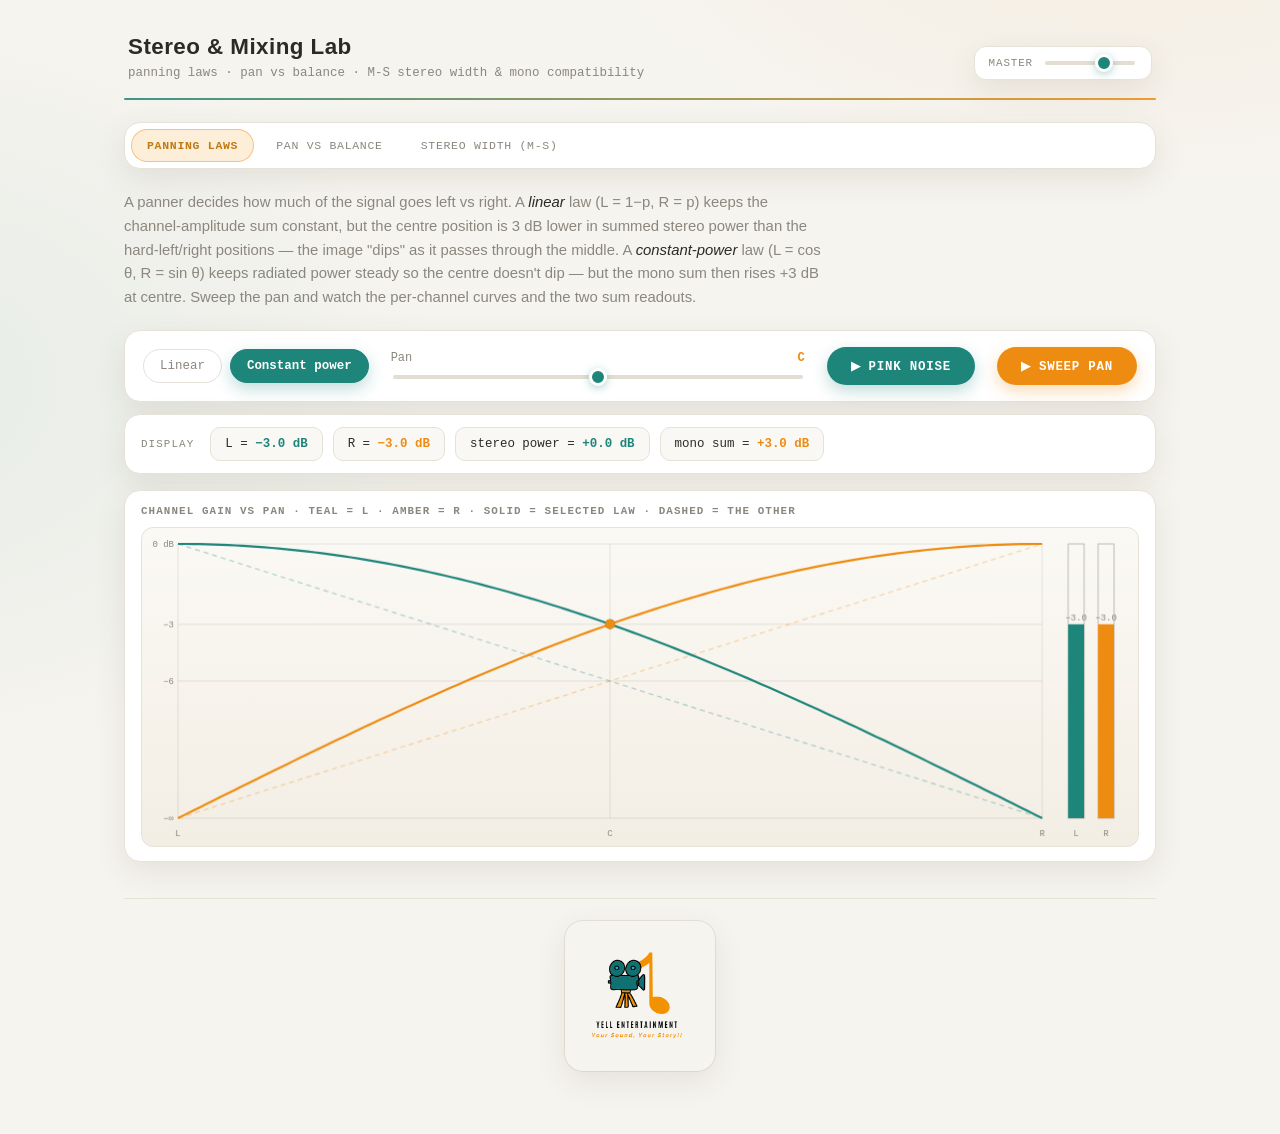
<file: panning.html>
<!DOCTYPE html>
<html lang="en">
<head>
<meta charset="UTF-8">
<meta name="viewport" content="width=device-width, initial-scale=1.0">
<title>Stereo & Mixing Lab — Yell Entertainment Interactive Lab</title>
<link rel="icon" type="image/png" href="yell-logo.png">
<meta property="og:title" content="Stereo & Mixing Lab — Yell Entertainment">
<meta property="og:description" content="Panning laws, pan vs balance, and M-S stereo width with mono-compatibility — interactive.">
<meta property="og:image" content="og-image.png">
<style>
  :root{
    --bg:#f6f4ef; --card:#ffffff; --line:#e7e2d8; --ink:#2b2a26; --muted:#8b877e;
    --teal:#1e857a; --teal-bright:#2aa79b; --teal-soft:#e3f0ee;
    --amber:#ee8c12; --amber-soft:#fdeeda; --amber-ink:#c07a10; --danger:#d65454;
    --shadow:0 10px 30px rgba(80,65,40,.10); --radius:16px;
    --mono: ui-monospace,'SF Mono','JetBrains Mono',Menlo,Consolas,monospace;
    --sans: -apple-system,BlinkMacSystemFont,'Segoe UI',Inter,Roboto,sans-serif;
  }
  *{box-sizing:border-box;}
  html,body{margin:0;padding:0;color:var(--ink);font-family:var(--sans);}
  body{background:
    radial-gradient(900px 500px at 88% -10%, rgba(238,140,18,.07), transparent 60%),
    radial-gradient(1000px 640px at -12% 34%, rgba(30,133,122,.08), transparent 60%),
    var(--bg);}
  :focus-visible{outline:2px solid var(--teal);outline-offset:2px;}
  .app{max-width:1080px;margin:0 auto;padding:28px 24px 60px;}
  .app-header{display:flex;justify-content:space-between;align-items:flex-end;gap:20px;flex-wrap:wrap;padding:6px 4px 18px;}
  h1{font-size:1.4rem;font-weight:700;letter-spacing:0.02em;margin:0 0 6px;color:var(--ink);}
  .subtitle{margin:0;color:var(--muted);font-size:0.78rem;font-family:var(--mono);}
  .brand-rule{height:2px;border-radius:1px;margin:0 0 22px;background:linear-gradient(90deg,var(--teal),var(--amber));opacity:.85;}
  .master-vol{display:flex;align-items:center;gap:10px;background:var(--card);border:1px solid var(--line);border-radius:12px;padding:10px 14px;box-shadow:var(--shadow);}
  .master-vol label{font-size:0.68rem;text-transform:uppercase;letter-spacing:0.08em;color:var(--muted);font-family:var(--mono);}
  .app-footer{display:flex;justify-content:center;border-top:1px solid var(--line);margin-top:36px;padding-top:22px;}
  .brand-logo{height:150px;width:auto;display:block;border-radius:18px;box-shadow:var(--shadow), 0 0 0 1px var(--line);}
  .tabs{display:flex;gap:6px;margin-bottom:22px;padding:6px;background:var(--card);border:1px solid var(--line);border-radius:var(--radius);box-shadow:var(--shadow);flex-wrap:wrap;}
  .tab-btn{background:transparent;border:none;color:var(--muted);padding:10px 16px;font-size:0.72rem;font-family:var(--mono);text-transform:uppercase;letter-spacing:0.06em;cursor:pointer;border-radius:999px;transition:all .18s;}
  .tab-btn:hover{color:var(--ink);background:var(--teal-soft);}
  .tab-btn.active{color:var(--amber-ink);background:var(--amber-soft);font-weight:700;box-shadow:inset 0 0 0 1px rgba(238,140,18,.45);}
  .panel{display:none;}
  .panel.active{display:block;animation:fade .25s ease;}
  @keyframes fade{from{opacity:0;transform:translateY(4px);}to{opacity:1;transform:none;}}
  @media (prefers-reduced-motion: reduce){ .panel.active{animation:none;} }
  .caption{color:var(--muted);font-size:0.93rem;line-height:1.6;max-width:700px;margin:0 0 20px;}
  .caption em{color:var(--ink);}
  .controls-row{display:flex;align-items:center;gap:22px;flex-wrap:wrap;margin-bottom:12px;padding:16px 18px;background:var(--card);border:1px solid var(--line);border-radius:var(--radius);box-shadow:var(--shadow);}
  .info-row{display:flex;align-items:center;gap:10px;flex-wrap:wrap;margin-bottom:16px;padding:12px 16px;background:var(--card);border:1px solid var(--line);border-radius:var(--radius);box-shadow:var(--shadow);}
  .info-row .info-label{font-size:0.68rem;text-transform:uppercase;letter-spacing:0.1em;color:var(--muted);font-family:var(--mono);margin-right:6px;}
  .btn-group{display:flex;gap:8px;flex-wrap:wrap;}
  .shape-btn{background:var(--card);border:1px solid var(--line);color:var(--muted);padding:9px 16px;border-radius:999px;font-size:0.78rem;font-family:var(--mono);cursor:pointer;transition:all .15s;}
  .shape-btn:hover{color:var(--ink);border-color:var(--teal);}
  .shape-btn.active{color:#fff;background:var(--teal);border-color:var(--teal);font-weight:700;box-shadow:0 6px 16px rgba(30,133,122,.28);}
  .slider-group{display:flex;flex-direction:column;gap:8px;min-width:190px;flex:1;}
  .slider-group .label-row{display:flex;justify-content:space-between;font-size:0.75rem;color:var(--muted);font-family:var(--mono);}
  .slider-group .val{color:var(--amber);font-weight:700;}
  input[type=range]{-webkit-appearance:none;appearance:none;height:4px;background:#e3ddd2;border-radius:2px;outline:none;}
  input[type=range]::-webkit-slider-thumb{-webkit-appearance:none;width:18px;height:18px;border-radius:50%;background:var(--teal);cursor:pointer;border:3px solid #fff;box-shadow:0 2px 8px rgba(30,133,122,.35);}
  input[type=range]::-moz-range-thumb{width:18px;height:18px;border-radius:50%;background:var(--teal);cursor:pointer;border:3px solid #fff;box-shadow:0 2px 8px rgba(30,133,122,.35);}
  .play-btn{background:var(--teal);color:#fff;border:none;padding:11px 24px;border-radius:999px;font-size:0.78rem;font-family:var(--mono);text-transform:uppercase;letter-spacing:0.06em;font-weight:700;cursor:pointer;transition:all .15s;box-shadow:0 6px 16px rgba(30,133,122,.28);}
  .play-btn:hover{filter:brightness(1.08);}
  .play-btn:active{transform:scale(0.97);}
  .play-btn.playing{background:var(--danger);box-shadow:0 6px 16px rgba(214,84,84,.3);}
  .play-btn.fire{background:var(--amber);box-shadow:0 6px 16px rgba(238,140,18,.3);}
  .readout{font-family:var(--mono);font-size:0.78rem;color:var(--ink);background:#faf8f4;border:1px solid var(--line);padding:9px 14px;border-radius:10px;}
  .readout .hi{color:var(--amber);font-weight:700;}
  .readout .ht{color:var(--teal);font-weight:700;}
  .viz{background:var(--card);border:1px solid var(--line);border-radius:var(--radius);box-shadow:var(--shadow);padding:14px 16px;margin-bottom:14px;}
  .viz h4{margin:0 0 10px;font-size:0.68rem;text-transform:uppercase;letter-spacing:0.1em;color:var(--muted);font-weight:600;font-family:var(--mono);}
  canvas{width:100%;height:320px;display:block;border-radius:12px;border:1px solid var(--line);
    background:linear-gradient(180deg,#fbf9f5 0%,#f3eee4 100%);}
  @media (max-width:640px){
    .controls-row{flex-direction:column;align-items:stretch;}
    .slider-group{min-width:100%;}
    .brand-logo{height:120px;}
  }
</style>
</head>
<body>
<div class="app">
  <header class="app-header">
    <div>
      <h1>Stereo &amp; Mixing Lab</h1>
      <p class="subtitle">panning laws · pan vs balance · M-S stereo width &amp; mono compatibility</p>
    </div>
    <div class="master-vol">
      <label for="masterVol">Master</label>
      <input type="range" id="masterVol" min="0" max="100" value="70" style="width:90px;" aria-label="Master volume">
    </div>
  </header>
  <div class="brand-rule" aria-hidden="true"></div>

  <nav class="tabs">
    <button class="tab-btn active" data-tab="laws">Panning Laws</button>
    <button class="tab-btn" data-tab="balance">Pan vs Balance</button>
    <button class="tab-btn" data-tab="width">Stereo Width (M-S)</button>
  </nav>

  <main>
    <section class="panel active" id="panel-laws">
      <p class="caption">A panner decides how much of the signal goes left vs right. A <em>linear</em> law (L = 1−p, R = p) keeps the channel-amplitude sum constant, but the centre position is 3 dB lower in summed stereo power than the hard-left/right positions — the image "dips" as it passes through the middle. A <em>constant-power</em> law (L = cos θ, R = sin θ) keeps radiated power steady so the centre doesn't dip — but the mono sum then rises +3 dB at centre. Sweep the pan and watch the per-channel curves and the two sum readouts.</p>
      <div class="controls-row">
        <div class="btn-group" id="p1Laws">
          <button class="shape-btn" data-law="lin">Linear</button>
          <button class="shape-btn active" data-law="cp">Constant power</button>
        </div>
        <div class="slider-group">
          <div class="label-row"><span>Pan</span><span class="val" id="p1PanVal">C</span></div>
          <input type="range" id="p1Pan" min="-100" max="100" step="1" value="0" aria-label="Pan position">
        </div>
        <button class="play-btn" id="p1Play">▶ Pink noise</button>
        <button class="play-btn fire" id="p1Sweep">▶ Sweep pan</button>
      </div>
      <div class="info-row">
        <span class="info-label">Display</span>
        <div class="readout">L = <span class="ht" id="p1L">−3.0 dB</span></div>
        <div class="readout">R = <span class="hi" id="p1R">−3.0 dB</span></div>
        <div class="readout">stereo power = <span class="ht" id="p1Pow">0.0 dB</span></div>
        <div class="readout">mono sum = <span class="hi" id="p1Mono">+3.0 dB</span></div>
      </div>
      <div class="viz">
        <h4>Channel gain vs pan · teal = L · amber = R · solid = selected law · dashed = the other</h4>
        <canvas id="cvLaws"></canvas>
      </div>
    </section>

    <section class="panel" id="panel-balance">
      <p class="caption"><em>Pan</em> places a (summed) source somewhere new — it happily collapses a stereo signal to mono first. <em>Balance</em> only tilts an existing stereo image by attenuating the far side, preserving the original width. Feed it the stereo source and A/B the two: pan turns two performers into one walking performer; balance keeps both and just leans.</p>
      <div class="controls-row">
        <div class="btn-group" id="p2Src">
          <button class="shape-btn" data-src="mono">Mono source</button>
          <button class="shape-btn active" data-src="stereo">Stereo source</button>
        </div>
        <div class="btn-group" id="p2Ctl">
          <button class="shape-btn" data-ctl="pan">Pan</button>
          <button class="shape-btn active" data-ctl="bal">Balance</button>
        </div>
        <div class="slider-group">
          <div class="label-row"><span>Position</span><span class="val" id="p2PosVal">C</span></div>
          <input type="range" id="p2Pos" min="-100" max="100" step="1" value="0" aria-label="Pan or balance position">
        </div>
        <button class="play-btn" id="p2Play">▶ Play</button>
      </div>
      <div class="info-row">
        <span class="info-label">Display</span>
        <div class="readout">L gain = <span class="ht" id="p2L">0.0 dB</span></div>
        <div class="readout">R gain = <span class="hi" id="p2R">0.0 dB</span></div>
        <div class="readout" id="p2Img">image: wide, centred</div>
      </div>
      <div class="viz">
        <h4>Top-down stage · dots = apparent sources · bars = per-channel gain</h4>
        <canvas id="cvBalance"></canvas>
      </div>
    </section>

    <section class="panel" id="panel-width">
      <p class="caption">Mid/Side math: M = (L+R)/2, S = (L−R)/2. Rebuilding with L′ = M + w·S, R′ = M − w·S gives a width knob — w = 0 is mono, 1 is untouched, &gt;1 is "wide". The catch: everything you widen lives in S, and S <em>vanishes in mono</em> (and correlates negatively). Watch the goniometer open horizontally as you widen, watch correlation fall, then flip the monitor to mono and hear the widened layer disappear.</p>
      <div class="controls-row">
        <div class="slider-group">
          <div class="label-row"><span>Width w</span><span class="val" id="p3WVal">×1.00</span></div>
          <input type="range" id="p3W" min="0" max="200" step="1" value="100" aria-label="Stereo width">
        </div>
        <div class="btn-group" id="p3Mon">
          <button class="shape-btn active" data-mon="stereo">Monitor stereo</button>
          <button class="shape-btn" data-mon="mono">Monitor mono</button>
        </div>
        <button class="play-btn" id="p3Play">▶ Play</button>
      </div>
      <div class="info-row">
        <span class="info-label">Display</span>
        <div class="readout">width = <span class="ht" id="p3W">×1.00</span></div>
        <div class="readout">correlation ρ = <span class="hi" id="p3Rho">0.00</span></div>
        <div class="readout">energy lost in mono = <span class="hi" id="p3Loss">50%</span></div>
      </div>
      <div class="viz">
        <h4>Goniometer (vertical = M, horizontal = S) · correlation needle · width ruler</h4>
        <canvas id="cvWidth"></canvas>
      </div>
    </section>
  </main>

  <footer class="app-footer">
    <img class="brand-logo" src="yell-logo.png" alt="Yell Entertainment — Your Sound, Your Story!!">
  </footer>
</div>

<script>
(function(){
  'use strict';
  let activeTab='laws', simTime=0;
  const COLOR={ink:'#2b2a26',muted:'#8b877e',amber:'#ee8c12',amberInk:'#c07a10',teal:'#1e857a',
               grid:'rgba(74,70,61,0.12)',rim:'rgba(74,70,61,0.35)'};
  const FONT_MONO="ui-monospace,'SF Mono',Menlo,Consolas,monospace";
  function $(id){return document.getElementById(id);}
  function setText(id,s){const el=$(id);if(el&&el.textContent!==s)el.textContent=s;}
  function on(id,ev,fn){const el=$(id);if(el)el.addEventListener(ev,fn);return el;}
  function fmtDb(v){return v<=-60?'−∞ dB':(v>=0?'+':'−')+Math.abs(v).toFixed(1)+' dB';}
  function db(g){return g<=0.001?-99:20*Math.log10(g);}
  function panLabel(v){return v===0?'C':(v<0?'L'+Math.abs(v):'R'+v);}

  // ---------------- audio ----------------
  let ctx=null,masterGain=null,limiter=null;const pinkBufs=[];
  function ensureAudio(){
    if(ctx)return;
    ctx=new (window.AudioContext||window.webkitAudioContext)();
    masterGain=ctx.createGain();masterGain.gain.value=($('masterVol')?+$('masterVol').value:70)/100;
    limiter=ctx.createDynamicsCompressor();limiter.threshold.value=-10;limiter.knee.value=0;limiter.ratio.value=20;
    masterGain.connect(limiter);limiter.connect(ctx.destination);
  }
  on('masterVol','input',e=>{if(masterGain)masterGain.gain.setTargetAtTime(e.target.value/100,ctx.currentTime,0.02);});
  function setParam(p,v,tc){if(!ctx||!p)return;p.setTargetAtTime(v,ctx.currentTime,tc||0.015);}
  function pink(i){
    if(pinkBufs[i])return pinkBufs[i];
    const sr=ctx.sampleRate,len=Math.floor(sr*2.7),b=ctx.createBuffer(1,len,sr),d=b.getChannelData(0);
    let b0=0,b1=0,b2=0,b3=0,b4=0,b5=0,b6=0,seed=i*7919+1;
    const rnd=()=>{seed=(seed*16807)%2147483647;return (seed/1073741823.5)-1;};
    for(let k=0;k<len;k++){const w=rnd();
      b0=0.99886*b0+w*0.0555179;b1=0.99332*b1+w*0.0750759;b2=0.96900*b2+w*0.1538520;
      b3=0.86650*b3+w*0.3104856;b4=0.55000*b4+w*0.5329522;b5=-0.7616*b5-w*0.0168980;
      d[k]=(b0+b1+b2+b3+b4+b5+b6+w*0.5362)*0.11;b6=w*0.115926;}
    pinkBufs[i]=b;return b;
  }
  function loopSrc(i){const s=ctx.createBufferSource();s.buffer=pink(i);s.loop=true;return s;}

  // ---------------- canvases ----------------
  const canvases=[];
  function reg(id){const el=$(id);const c={el,ctx:null,w:0,h:0};if(el){canvases.push(c);resizeOne(c);}return c;}
  function resizeOne(c){
    if(!c.el)return;
    const dpr=window.devicePixelRatio||1,r=c.el.getBoundingClientRect();
    c.w=Math.max(r.width,50);c.h=Math.max(r.height,50);
    c.el.width=c.w*dpr;c.el.height=c.h*dpr;
    c.ctx=c.el.getContext('2d');c.ctx.setTransform(dpr,0,0,dpr,0,0);
  }
  let resizeTO;
  window.addEventListener('resize',()=>{clearTimeout(resizeTO);resizeTO=setTimeout(()=>canvases.forEach(resizeOne),120);});
  function clear(c){if(c.ctx)c.ctx.clearRect(0,0,c.w,c.h);}

  // ================= 1: PANNING LAWS =================
  const S1={law:'cp',pan:0,sweepOn:false};
  const A1={on:false,src:null,gL:null,gR:null,merger:null};
  const cv1=reg('cvLaws');
  function gains1(){
    const p=(S1.pan+100)/200;
    if(S1.law==='lin')return{L:1-p,R:p};
    const a=p*Math.PI/2;return{L:Math.cos(a),R:Math.sin(a)};
  }
  function apply1(){
    if(!A1.on)return;
    const g=gains1();
    setParam(A1.gL.gain,g.L);setParam(A1.gR.gain,g.R);
  }
  function update1(){
    const g=gains1();
    setText('p1PanVal',panLabel(S1.pan));
    setText('p1L',fmtDb(db(g.L)));setText('p1R',fmtDb(db(g.R)));
    setText('p1Pow',fmtDb(10*Math.log10(Math.max(1e-9,g.L*g.L+g.R*g.R))));
    setText('p1Mono',fmtDb(db(g.L+g.R)));
    apply1();
  }
  on('p1Pan','input',e=>{S1.pan=+e.target.value;update1();});
  document.querySelectorAll('#p1Laws .shape-btn').forEach(b=>{
    b.addEventListener('click',()=>{
      document.querySelectorAll('#p1Laws .shape-btn').forEach(x=>x.classList.remove('active'));
      b.classList.add('active');S1.law=b.dataset.law;update1();
    });
  });
  on('p1Play','click',()=>A1.on?stop1():play1());
  function play1(){
    ensureAudio();ctx.resume();stopAll();
    A1.src=loopSrc(0);
    A1.gL=ctx.createGain();A1.gR=ctx.createGain();
    A1.merger=ctx.createChannelMerger(2);
    A1.src.connect(A1.gL);A1.src.connect(A1.gR);
    A1.gL.connect(A1.merger,0,0);A1.gR.connect(A1.merger,0,1);
    A1.merger.connect(masterGain);
    A1.src.start();A1.on=true;apply1();
    const b=$('p1Play');if(b){b.textContent='■ Stop';b.classList.add('playing');}
  }
  function stop1(){
    if(A1.src){try{A1.src.stop();}catch(e){}}
    [A1.gL,A1.gR,A1.merger].forEach(n=>{if(n)n.disconnect();});
    A1.on=false;A1.src=null;
    const b=$('p1Play');if(b){b.textContent='▶ Pink noise';b.classList.remove('playing');}
    stop1Sweep();
  }
  function stop1Sweep(){
    S1.sweepOn=false;
    const b=$('p1Sweep');if(b){b.textContent='▶ Sweep pan';b.classList.remove('playing');}
  }
  on('p1Sweep','click',()=>{
    if(S1.sweepOn){stop1Sweep();return;}
    if(!A1.on)play1();
    S1.sweepOn=true;
    const b=$('p1Sweep');if(b){b.textContent='■ Stop sweep';b.classList.add('playing');}
  });
  function sweep1(dt){
    if(!S1.sweepOn)return;
    S1.pan=Math.round(100*Math.sin(simTime*0.9));
    const s=$('p1Pan');if(s)s.value=S1.pan;
    update1();
  }
  function draw1(){
    if(!cv1.ctx)return;
    clear(cv1);
    const g=cv1.ctx,w=cv1.w,h=cv1.h;
    const padL=36,padR=96,padT=16,padB=28;
    const X=p=>padL+p*(w-padL-padR);
    const Y=v=>padT+(1-v)*(h-padT-padB);
    g.strokeStyle=COLOR.grid;g.lineWidth=1;g.fillStyle=COLOR.muted;g.font=`9px ${FONT_MONO}`;
    [[0,'L'],[0.5,'C'],[1,'R']].forEach(t=>{
      g.beginPath();g.moveTo(X(t[0]),Y(0));g.lineTo(X(t[0]),Y(1));g.stroke();
      g.textAlign='center';g.fillText(t[1],X(t[0]),h-10);
    });
    [[1,'0 dB'],[0.707,'−3'],[0.5,'−6'],[0,'−∞']].forEach(t=>{
      g.beginPath();g.moveTo(X(0),Y(t[0]));g.lineTo(X(1),Y(t[0]));g.stroke();
      g.textAlign='right';g.fillText(t[1],X(0)-4,Y(t[0])+3);
    });
    const laws=['lin','cp'];
    laws.forEach(law=>{
      const sel=law===S1.law;
      g.save();
      g.globalAlpha=sel?1:0.3;
      g.setLineDash(sel?[]:[5,4]);
      g.lineWidth=sel?2.2:1.4;
      ['L','R'].forEach(ch=>{
        g.strokeStyle=ch==='L'?COLOR.teal:COLOR.amber;
        g.beginPath();
        for(let i=0;i<=120;i++){
          const p=i/120;
          const v=law==='lin'?(ch==='L'?1-p:p):(ch==='L'?Math.cos(p*Math.PI/2):Math.sin(p*Math.PI/2));
          const px=X(p),py=Y(v);
          i===0?g.moveTo(px,py):g.lineTo(px,py);
        }
        g.stroke();
      });
      g.restore();
    });
    const cur=gains1(),p=(S1.pan+100)/200;
    g.fillStyle=COLOR.teal;g.beginPath();g.arc(X(p),Y(cur.L),5,0,Math.PI*2);g.fill();
    g.fillStyle=COLOR.amber;g.beginPath();g.arc(X(p),Y(cur.R),5,0,Math.PI*2);g.fill();
    // per-channel bars
    const bx=w-70,bh=h-padT-padB;
    [['L',cur.L,COLOR.teal],['R',cur.R,COLOR.amber]].forEach((t,i)=>{
      const x=bx+i*30;
      g.strokeStyle=COLOR.rim;g.strokeRect(x,padT,16,bh);
      g.fillStyle=t[2];g.fillRect(x,padT+bh*(1-t[1]),16,bh*t[1]);
      g.fillStyle=COLOR.muted;g.textAlign='center';g.fillText(t[0],x+8,h-10);
      g.fillText(fmtDb(db(t[1])).replace(' dB',''),x+8,padT+bh*(1-t[1])-4);
    });
  }

  // ================= 2: PAN vs BALANCE =================
  const S2={src:'stereo',ctl:'bal',pos:0};
  const A2={on:false,srcs:[],gL:null,gR:null,merger:null,monoBus:null};
  const cv2=reg('cvBalance');
  function gains2(){
    const t=S2.pos/100;
    if(S2.ctl==='pan'){const a=(t+1)/2*Math.PI/2;return{L:Math.cos(a),R:Math.sin(a)};}
    return{L:t>0?1-t:1,R:t<0?1+t:1};
  }
  function apply2(){
    if(!A2.on)return;
    const g=gains2();
    setParam(A2.gL.gain,g.L);setParam(A2.gR.gain,g.R);
  }
  function update2(){
    const g=gains2(),t=S2.pos/100;
    setText('p2PosVal',panLabel(S2.pos));
    setText('p2L',fmtDb(db(g.L)));setText('p2R',fmtDb(db(g.R)));
    let img;
    if(S2.src==='mono')img='image: single point at '+Math.round((t+1)/2*100)+'% (balance on mono = pan)';
    else if(S2.ctl==='pan')img='image: stereo collapsed to a mono point at '+Math.round((t+1)/2*100)+'% — width lost';
    else img='image: full width, tilted '+(t===0?'nowhere':(t<0?'left':'right'));
    setText('p2Img',img);
    apply2();
  }
  on('p2Pos','input',e=>{S2.pos=+e.target.value;update2();});
  document.querySelectorAll('#p2Src .shape-btn').forEach(b=>{
    b.addEventListener('click',()=>{
      document.querySelectorAll('#p2Src .shape-btn').forEach(x=>x.classList.remove('active'));
      b.classList.add('active');S2.src=b.dataset.src;update2();if(A2.on)build2();
    });
  });
  document.querySelectorAll('#p2Ctl .shape-btn').forEach(b=>{
    b.addEventListener('click',()=>{
      document.querySelectorAll('#p2Ctl .shape-btn').forEach(x=>x.classList.remove('active'));
      b.classList.add('active');S2.ctl=b.dataset.ctl;update2();if(A2.on)build2();
    });
  });
  on('p2Play','click',()=>A2.on?stop2():build2(true));
  function stop2(){
    A2.srcs.forEach(s=>{try{s.stop();}catch(e){}});
    [A2.gL,A2.gR,A2.merger,A2.monoBus].forEach(n=>{if(n)n.disconnect();});
    A2.on=false;A2.srcs=[];
    const b=$('p2Play');if(b){b.textContent='▶ Play';b.classList.remove('playing');}
  }
  function build2(start){
    ensureAudio();ctx.resume();stopAll();
    A2.gL=ctx.createGain();A2.gR=ctx.createGain();
    A2.merger=ctx.createChannelMerger(2);
    A2.gL.connect(A2.merger,0,0);A2.gR.connect(A2.merger,0,1);
    A2.merger.connect(masterGain);
    if(S2.src==='mono'){
      const m=loopSrc(0);m.connect(A2.gL);m.connect(A2.gR);m.start();A2.srcs=[m];
    }else if(S2.ctl==='bal'){
      const l=loopSrc(1),r=loopSrc(2);
      l.connect(A2.gL);r.connect(A2.gR);l.start();r.start();A2.srcs=[l,r];
    }else{
      const l=loopSrc(1),r=loopSrc(2);
      A2.monoBus=ctx.createGain();A2.monoBus.gain.value=0.707;
      l.connect(A2.monoBus);r.connect(A2.monoBus);
      A2.monoBus.connect(A2.gL);A2.monoBus.connect(A2.gR);
      l.start();r.start();A2.srcs=[l,r];
    }
    A2.on=true;apply2();
    const b=$('p2Play');if(b){b.textContent='■ Stop';b.classList.add('playing');}
    if(!start)A2.on=true;
  }
  function draw2(){
    if(!cv2.ctx)return;
    clear(cv2);
    const g=cv2.ctx,w=cv2.w,h=cv2.h;
    const t=S2.pos/100,gn=gains2();
    // stage
    g.strokeStyle=COLOR.rim;g.lineWidth=2;
    g.strokeRect(24,24,44,30);g.strokeRect(w-68,24,44,30);
    g.fillStyle=COLOR.muted;g.font=`10px ${FONT_MONO}`;g.textAlign='center';
    g.fillText('L',46,70);g.fillText('R',w-46,70);
    g.fillStyle=COLOR.ink;
    g.beginPath();g.arc(w/2,h-34,6,0,Math.PI*2);g.fill();
    g.fillStyle=COLOR.muted;g.fillText('listener',w/2,h-16);
    // image dots
    const yImg=120;
    const isPoint=(S2.src==='mono')||(S2.ctl==='pan');
    if(isPoint){
      const x=46+(w-92)*((t+1)/2);
      g.fillStyle=COLOR.teal;
      g.beginPath();g.arc(x,yImg,10,0,Math.PI*2);g.fill();
      g.strokeStyle='rgba(30,133,122,0.35)';g.lineWidth=2;
      g.beginPath();g.arc(x,yImg,16,0,Math.PI*2);g.stroke();
      if(S2.src==='stereo'){
        g.fillStyle=COLOR.muted;g.font=`9px ${FONT_MONO}`;
        g.fillText('stereo content summed to mono first',w/2,yImg+40);
      }
    }else{
      const xl=w*0.32,xr=w*0.68;
      g.fillStyle=COLOR.teal;g.beginPath();g.arc(xl,yImg,4+10*gn.L,0,Math.PI*2);g.fill();
      g.fillStyle=COLOR.amber;g.beginPath();g.arc(xr,yImg,4+10*gn.R,0,Math.PI*2);g.fill();
      g.fillStyle=COLOR.muted;g.font=`9px ${FONT_MONO}`;
      g.fillText('both performers stay, far side attenuated',w/2,yImg+40);
    }
    // gain bars
    const bh=70,by=h-60;
    [['L',gn.L,COLOR.teal,60],['R',gn.R,COLOR.amber,w-76]].forEach(b=>{
      g.strokeStyle=COLOR.rim;g.strokeRect(b[3],by-bh,16,bh);
      g.fillStyle=b[2];g.fillRect(b[3],by-bh*b[1],16,bh*b[1]);
    });
  }

  // ================= 3: STEREO WIDTH (M-S) =================
  const S3={w:1,mon:'stereo'};
  const A3={on:false,srcM:null,srcS:null,mToL:null,mToR:null,sToL:null,sToR:null,sumL:null,sumR:null,monoG:null,merger:null};
  const cv3=reg('cvWidth');
  function update3(){
    const w=S3.w;
    setText('p3WVal','×'+w.toFixed(2));
    setText('p3W','×'+w.toFixed(2));
    setText('p3Rho',((1-w*w)/(1+w*w)).toFixed(2));
    setText('p3Loss',Math.round(w*w/(1+w*w)*100)+'%');
    if(A3.on){setParam(A3.sToL.gain,w);setParam(A3.sToR.gain,-w);}
  }
  on('p3W','input',e=>{S3.w=+e.target.value/100;update3();});
  document.querySelectorAll('#p3Mon .shape-btn').forEach(b=>{
    b.addEventListener('click',()=>{
      document.querySelectorAll('#p3Mon .shape-btn').forEach(x=>x.classList.remove('active'));
      b.classList.add('active');S3.mon=b.dataset.mon;
      if(A3.on)wire3();
    });
  });
  on('p3Play','click',()=>A3.on?stop3():play3());
  function wire3(){
    A3.monoG.disconnect();A3.sumL.disconnect();A3.sumR.disconnect();
    if(S3.mon==='stereo'){
      A3.sumL.connect(A3.merger,0,0);A3.sumR.connect(A3.merger,0,1);
    }else{
      A3.sumL.connect(A3.monoG);A3.sumR.connect(A3.monoG);
      A3.monoG.connect(A3.merger,0,0);A3.monoG.connect(A3.merger,0,1);
    }
  }
  function play3(){
    ensureAudio();ctx.resume();stopAll();
    A3.srcM=loopSrc(3);A3.srcS=loopSrc(4);
    A3.mToL=ctx.createGain();A3.mToR=ctx.createGain();
    A3.sToL=ctx.createGain();A3.sToR=ctx.createGain();
    A3.sumL=ctx.createGain();A3.sumR=ctx.createGain();
    A3.sumL.gain.value=0.6;A3.sumR.gain.value=0.6;
    A3.monoG=ctx.createGain();A3.monoG.gain.value=0.5;
    A3.merger=ctx.createChannelMerger(2);
    A3.mToL.gain.value=1;A3.mToR.gain.value=1;
    A3.sToL.gain.value=S3.w;A3.sToR.gain.value=-S3.w;
    A3.srcM.connect(A3.mToL);A3.srcM.connect(A3.mToR);
    A3.srcS.connect(A3.sToL);A3.srcS.connect(A3.sToR);
    A3.mToL.connect(A3.sumL);A3.sToL.connect(A3.sumL);
    A3.mToR.connect(A3.sumR);A3.sToR.connect(A3.sumR);
    wire3();
    A3.merger.connect(masterGain);
    A3.srcM.start();A3.srcS.start();A3.on=true;
    const b=$('p3Play');if(b){b.textContent='■ Stop';b.classList.add('playing');}
  }
  function stop3(){
    [A3.srcM,A3.srcS].forEach(s=>{if(s){try{s.stop();}catch(e){}}});
    [A3.mToL,A3.mToR,A3.sToL,A3.sToR,A3.sumL,A3.sumR,A3.monoG,A3.merger].forEach(n=>{if(n)n.disconnect();});
    A3.on=false;A3.srcM=null;
    const b=$('p3Play');if(b){b.textContent='▶ Play';b.classList.remove('playing');}
  }
  function draw3(){
    if(!cv3.ctx)return;
    clear(cv3);
    const g=cv3.ctx,w=cv3.w,h=cv3.h;
    const cx=w/2,cy=150,R=110;
    // goniometer guides
    g.strokeStyle=COLOR.grid;g.lineWidth=1;
    g.beginPath();g.moveTo(cx-R,cy);g.lineTo(cx+R,cy);g.stroke();
    g.beginPath();g.moveTo(cx,cy-R);g.lineTo(cx,cy+R);g.stroke();
    g.strokeStyle=COLOR.rim;
    g.beginPath();g.moveTo(cx-R*0.7,cy-R*0.7);g.lineTo(cx+R*0.7,cy+R*0.7);g.stroke(); // L axis
    g.beginPath();g.moveTo(cx-R*0.7,cy+R*0.7);g.lineTo(cx+R*0.7,cy-R*0.7);g.stroke(); // R axis
    g.fillStyle=COLOR.muted;g.font=`9px ${FONT_MONO}`;g.textAlign='left';
    g.fillText('L',cx+R*0.72,cy+R*0.72);g.fillText('R',cx-R*0.78,cy+R*0.72);
    g.fillText('M',cx+4,cy-R+2);g.fillText('S',cx+R-2,cy-4);
    // scatter (M + wS matrix)
    const wv=S3.w,sc=R*0.62/Math.sqrt(1+wv*wv);
    const rnd=()=>(Math.random()+Math.random()+Math.random()-1.5)*0.9;
    g.fillStyle='rgba(30,133,122,0.35)';
    for(let i=0;i<650;i++){
      const m=rnd(),s=rnd();
      const L=m+wv*s,Rr=m-wv*s;
      const x=cx+(L-Rr)*sc,y=cy-(L+Rr)*sc;
      g.fillRect(x,y,1.6,1.6);
    }
    // correlation needle
    const rho=(1-wv*wv)/(1+wv*wv);
    const ny=h-52;
    g.strokeStyle=COLOR.rim;g.lineWidth=2;
    g.beginPath();g.moveTo(cx-R,ny);g.lineTo(cx+R,ny);g.stroke();
    g.fillStyle=COLOR.muted;g.textAlign='center';
    g.fillText('−1',cx-R,ny+14);g.fillText('0',cx,ny+14);g.fillText('+1',cx+R,ny+14);
    g.fillText('correlation',cx,ny-10);
    g.fillStyle=rho<0?COLOR.amber:COLOR.teal;
    g.beginPath();g.arc(cx+rho*R,ny,6,0,Math.PI*2);g.fill();
    // width ruler
    const wy=h-20;
    g.strokeStyle=COLOR.rim;g.lineWidth=2;
    g.beginPath();g.moveTo(cx-R,wy);g.lineTo(cx+R,wy);g.stroke();
    g.strokeStyle=COLOR.grid;
    g.beginPath();g.moveTo(cx,wy-5);g.lineTo(cx,wy+5);g.stroke(); // unity at w=1 -> map 0..2 to -R..R
    g.fillStyle=COLOR.muted;
    g.fillText('0',cx-R,wy+14);g.fillText('×1',cx,wy+14);g.fillText('×2',cx+R,wy+14);
    g.fillText('width',cx-R-0,wy-10);
    g.fillStyle=COLOR.amber;
    g.beginPath();g.arc(cx-R+(wv/2)*2*R,wy,6,0,Math.PI*2);g.fill();
  }

  // ---------------- tabs / loop ----------------
  function stopAll(){
    if(A1.on)stop1();
    if(A2.on)stop2();
    if(A3.on)stop3();
  }
  const tabButtons=document.querySelectorAll('.tab-btn');
  tabButtons.forEach(btn=>{
    btn.addEventListener('click',()=>{
      stopAll();
      tabButtons.forEach(b=>b.classList.remove('active'));
      btn.classList.add('active');
      document.querySelectorAll('.panel').forEach(p=>p.classList.remove('active'));
      const panel=$('panel-'+btn.dataset.tab);
      if(panel)panel.classList.add('active');
      activeTab=btn.dataset.tab;
      canvases.forEach(resizeOne);
      setTimeout(()=>canvases.forEach(resizeOne),50);
    });
  });

  let last=0;
  function loop(now){
    const dt=Math.min(Math.max((now-last)/1000,0.001),0.05);last=now;
    simTime+=dt;
    if(activeTab==='laws'){sweep1(dt);draw1();}
    else if(activeTab==='balance')draw2();
    else if(activeTab==='width')draw3();
    requestAnimationFrame(loop);
  }
  update1();update2();update3();
  requestAnimationFrame(loop);
})();
</script>
</body>
</html>
</file>
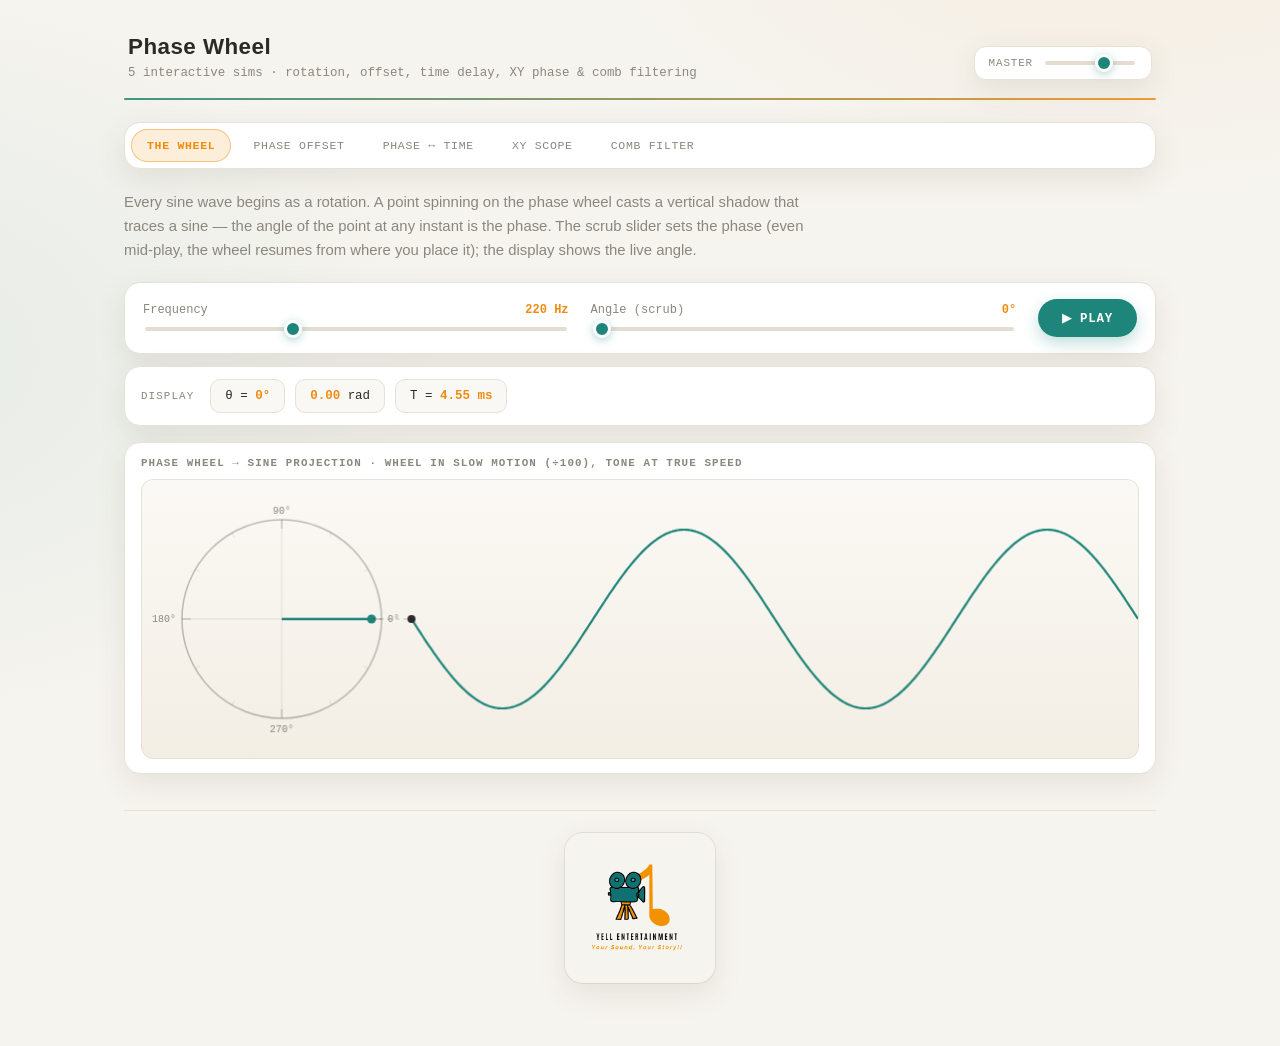
<file: phase-wheel.html>
<!DOCTYPE html>
<html lang="en">
<head>
<meta charset="UTF-8">
<meta name="viewport" content="width=device-width, initial-scale=1.0">
<title>Phase Wheel — Yell Entertainment Interactive Lab</title>
<link rel="icon" type="image/png" href="yell-logo.png">
<link rel="stylesheet" href="light.css">
<meta property="og:title" content="Phase Wheel — Yell Entertainment Lab">
<meta property="og:description" content="Phase as rotation: offsets, time delay, XY scope and comb filtering — hear and see it all.">
<meta property="og:image" content="og-image.png">
</head>
<body>
<div class="app">
  <header class="app-header">
    <div>
      <h1>Phase Wheel</h1>
      <p class="subtitle">5 interactive sims · rotation, offset, time delay, XY phase &amp; comb filtering</p>
    </div>
    <div class="master-vol">
      <label for="masterVol">Master</label>
      <input type="range" id="masterVol" min="0" max="100" value="70" style="width:90px;" aria-label="Master volume">
    </div>
  </header>
  <div class="brand-rule" aria-hidden="true"></div>

  <nav class="tabs">
    <button class="tab-btn active" data-tab="wheel">The Wheel</button>
    <button class="tab-btn" data-tab="offset">Phase Offset</button>
    <button class="tab-btn" data-tab="time">Phase ↔ Time</button>
    <button class="tab-btn" data-tab="xy">XY Scope</button>
    <button class="tab-btn" data-tab="comb">Comb Filter</button>
  </nav>

  <main>
    <section class="panel active" id="panel-wheel">
      <p class="caption">Every sine wave begins as a rotation. A point spinning on the phase wheel casts a vertical shadow that traces a sine — the angle of the point at any instant is the phase. The scrub slider sets the phase (even mid-play, the wheel resumes from where you place it); the display shows the live angle.</p>
      <div class="controls-row">
        <div class="slider-group">
          <div class="label-row"><span>Frequency</span><span class="val" id="wFreqVal">220 Hz</span></div>
          <input type="range" id="wFreq" min="20" max="600" step="1" value="220" aria-label="Frequency in Hz">
        </div>
        <div class="slider-group">
          <div class="label-row"><span>Angle (scrub)</span><span class="val" id="wAngleVal">0°</span></div>
          <input type="range" id="wAngle" min="0" max="360" step="1" value="0" aria-label="Phase angle in degrees">
        </div>
        <button class="play-btn" id="playW">▶ Play</button>
      </div>
      <div class="info-row">
        <span class="info-label">Display</span>
        <div class="readout">θ = <span class="hi" id="wTheta">0°</span></div>
        <div class="readout"><span class="hi" id="wRad">0.00</span> rad</div>
        <div class="readout">T = <span class="hi" id="wPeriod">4.55 ms</span></div>
      </div>
      <div class="viz">
        <h4>Phase wheel → sine projection · wheel in slow motion (÷100), tone at true speed</h4>
        <canvas id="cvWheel"></canvas>
      </div>
    </section>

    <section class="panel" id="panel-offset">
      <p class="caption">Two phasors on the same wheel, held a fixed angle apart. Their projections add: aligned (0°) they double, opposed (180°) they cancel. Sweep the offset and listen to the sum swell and collapse at 220 Hz.</p>
      <div class="controls-row">
        <div class="btn-group" id="oSrcBtns">
          <button class="shape-btn active" data-src="sine">Sine</button>
          <button class="shape-btn" data-src="complex">Complex</button>
        </div>
        <button class="shape-btn" id="oInvertBtn">Invert Polarity</button>
        <div class="slider-group">
          <div class="label-row"><span>Phase offset Δ (Time Delay)</span><span class="val" id="oVal">0°</span></div>
          <input type="range" id="oPhase" min="0" max="360" step="1" value="0" aria-label="Phase offset in degrees">
        </div>
        <button class="play-btn" id="playO">▶ Play</button>
      </div>
      <div class="info-row">
        <span class="info-label">Display</span>
        <div class="readout" id="oReadout">Combined amplitude: <span class="hi">200%</span> (+6.02 dB relative to 1 tone) — constructive</div>
      </div>
      <div class="viz">
        <h4>Wheel: A (teal) · B (amber) · sum vector (dark) — projections at right</h4>
        <canvas id="cvOffset"></canvas>
      </div>
    </section>

    <section class="panel" id="panel-time">
      <p class="caption">Phase is also time. An offset of Δ degrees is a delay of Δt = (Δ/360) / f seconds. The same angle means a very different delay at 100 Hz than at 2 kHz — move both sliders and watch the gap between the waves.</p>
      <div class="controls-row">
        <div class="slider-group">
          <div class="label-row"><span>Phase offset Δ</span><span class="val" id="tPhaseVal">90°</span></div>
          <input type="range" id="tPhase" min="0" max="360" step="1" value="90" aria-label="Phase offset in degrees">
        </div>
        <div class="slider-group">
          <div class="label-row"><span>Frequency</span><span class="val" id="tFreqVal">440 Hz</span></div>
          <input type="range" id="tFreq" min="20" max="2000" step="5" value="440" aria-label="Frequency in Hz">
        </div>
        <button class="play-btn" id="playT">▶ Play</button>
      </div>
      <div class="info-row">
        <span class="info-label">Display</span>
        <div class="readout">Δt = <span class="hi" id="tDt">0.57 ms</span></div>
        <div class="readout">≈ <span class="hi" id="tSamples">27</span> samples @48 kHz</div>
      </div>
      <div class="viz">
        <h4>Time domain — B (amber) lags A (teal) by Δt</h4>
        <canvas id="cvTime"></canvas>
      </div>
    </section>
    
    <section class="panel" id="panel-xy">
      <p class="caption">Feed signal A to the horizontal and signal B to the vertical input of a scope. In phase draws a diagonal, 90° draws a circle, 180° draws the opposite diagonal — the classic engineer's phase check.</p>
      <div class="controls-row">
        <div class="slider-group">
          <div class="label-row"><span>Phase offset Δ</span><span class="val" id="xVal">90°</span></div>
          <input type="range" id="xPhase" min="0" max="360" step="1" value="90" aria-label="Phase offset in degrees">
        </div>
        <button class="play-btn" id="playX">▶ Play</button>
      </div>
      <div class="info-row">
        <span class="info-label">Display</span>
        <div class="readout">Shape: <span class="hi" id="xShape">circle</span></div>
        <div class="readout">correlation = <span class="hi" id="xCorr">0.00</span></div>
      </div>
      <div class="viz">
        <h4>XY plot — x = sin θ, y = sin(θ + Δ)</h4>
        <canvas id="cvXY"></canvas>
      </div>
    </section>

    <section class="panel" id="panel-comb">
      <p class="caption">A signal added to a delayed copy of itself. Where the delay equals a half-period (180° on the wheel) the two cancel; where it equals a whole period they double. Switch to pink noise to hear the comb as a hollow tonal coloration; sweep the delay by hand and you've built a flanger.</p>
      <div class="controls-row">
        <div class="btn-group" id="cSrcBtns">
          <button class="shape-btn active" data-src="sine">Sine</button>
          <button class="shape-btn" data-src="pink">Pink noise</button>
        </div>
        <div class="slider-group">
          <div class="label-row"><span>Delay τ (log, 0.01–20 ms)</span><span class="val" id="cTauVal">2.00 ms</span></div>
          <input type="range" id="cTau" min="0" max="1000" step="1" value="697" aria-label="Delay in milliseconds, logarithmic scale">
        </div>
        <div class="slider-group">
          <div class="label-row"><span>Test frequency</span><span class="val" id="cFreqVal">1000 Hz</span></div>
          <input type="range" id="cFreq" min="20" max="5000" step="5" value="1000" aria-label="Test frequency in Hz">
        </div>
        <button class="play-btn" id="playC">▶ Play</button>
        <button class="play-btn sweep" id="sweepC">▶ Sweep</button>
      </div>
      <div class="info-row">
        <span class="info-label">Display</span>
        <div class="readout">1st null: <span class="hi" id="cNull">250 Hz</span></div>
        <div class="readout">spacing: <span class="hi" id="cSpacing">500 Hz</span></div>
        <div class="readout">gain @ f: <span class="hi" id="cGain">200%</span></div>
      </div>
      <div class="viz">
        <h4>Frequency response — gain of direct + delayed sum (nulls dashed)</h4>
        <canvas id="cvComb"></canvas>
      </div>
    </section>
  </main>

  <footer class="app-footer">
    <img class="brand-logo" src="yell-logo.png" alt="Yell Entertainment — Your Sound, Your Story!!">
  </footer>
</div>

<script>
(function(){
  'use strict';
  const V_AIR=343, F_REF=220, VS=80;
  let activeTab='wheel', simTime=0;
  const COLOR={paper:'#2b2a26',paperDim:'#8b877e',amber:'#ee8c12',teal:'#1e857a',
               grid:'rgba(74,70,61,0.12)',rim:'rgba(74,70,61,0.35)'};
  const FONT_MONO="ui-monospace,'SF Mono',Menlo,Consolas,monospace";
  function $(id){return document.getElementById(id);}
  function setText(id,s){const el=$(id);if(el&&el.textContent!==s)el.textContent=s;}
  function on(id,ev,fn){const el=$(id);if(el)el.addEventListener(ev,fn);return el;}
  function safe(fn){try{fn();}catch(e){if(window.console)console.error(e);}}

  // ---------------- audio ----------------
  let ctx=null,masterGain=null,limiter=null,pinkBuf=null;
  function ensureAudio(){
    if(ctx)return;
    ctx=new (window.AudioContext||window.webkitAudioContext)();
    masterGain=ctx.createGain();masterGain.gain.value=($('masterVol')?+$('masterVol').value:70)/100;
    limiter=ctx.createDynamicsCompressor();
    limiter.threshold.value=-6;limiter.knee.value=0;limiter.ratio.value=20;
    masterGain.connect(limiter);limiter.connect(ctx.destination);
  }
  on('masterVol','input',e=>{if(masterGain)masterGain.gain.setTargetAtTime(e.target.value/100,ctx.currentTime,0.02);});
  function setParam(p,v,tc){if(!ctx||!p)return;p.setTargetAtTime(v,ctx.currentTime,tc||0.015);}
  function playClick(vol=1){
    if(!ctx)return;
    const o=ctx.createOscillator(),g=ctx.createGain();
    o.type='square';o.frequency.value=800;g.gain.value=0.12*vol;
    o.connect(g);g.connect(masterGain);o.start();
    g.gain.exponentialRampToValueAtTime(0.001,ctx.currentTime+0.05);
    o.stop(ctx.currentTime+0.06);
  }
  function makePink(sec){
    const sr=ctx.sampleRate,len=Math.floor(sr*sec),b=ctx.createBuffer(1,len,sr),d=b.getChannelData(0);
    let b0=0,b1=0,b2=0,b3=0,b4=0,b5=0,b6=0;
    for(let i=0;i<len;i++){const w=Math.random()*2-1;
      b0=0.99886*b0+w*0.0555179;b1=0.99332*b1+w*0.0750759;b2=0.96900*b2+w*0.1538520;
      b3=0.86650*b3+w*0.3104856;b4=0.55000*b4+w*0.5329522;b5=-0.7616*b5-w*0.0168980;
      d[i]=(b0+b1+b2+b3+b4+b5+b6+w*0.5362)*0.11;b6=w*0.115926;}
    return b;
  }

  // ---------------- canvas helpers ----------------
  const canvases=[];
  function reg(id){const el=$(id);const c={el,ctx:null,w:0,h:0};if(el){canvases.push(c);resizeOne(c);}return c;}
  function resizeOne(c){
    if(!c.el)return;
    const dpr=window.devicePixelRatio||1,r=c.el.getBoundingClientRect();
    c.w=Math.max(r.width,50);c.h=Math.max(r.height,50);
    c.el.width=c.w*dpr;c.el.height=c.h*dpr;
    c.ctx=c.el.getContext('2d');c.ctx.setTransform(dpr,0,0,dpr,0,0);
  }
  let resizeTO;
  window.addEventListener('resize',()=>{clearTimeout(resizeTO);resizeTO=setTimeout(()=>canvases.forEach(resizeOne),120);});
  function clear(c){if(c.ctx)c.ctx.clearRect(0,0,c.w,c.h);}
  function arrow(g,x1,y1,x2,y2,color,wid,alpha){
    g.save();if(alpha!==undefined)g.globalAlpha=alpha;
    g.strokeStyle=color;g.lineWidth=wid||2;
    g.beginPath();g.moveTo(x1,y1);g.lineTo(x2,y2);g.stroke();
    const a=Math.atan2(y2-y1,x2-x1);
    g.fillStyle=color;g.beginPath();g.moveTo(x2,y2);
    g.lineTo(x2-10*Math.cos(a-0.4),y2-10*Math.sin(a-0.4));
    g.lineTo(x2-10*Math.cos(a+0.4),y2-10*Math.sin(a+0.4));
    g.closePath();g.fill();g.restore();
  }
  function updatePlayBtn(id,s){
    const b=$(id);if(!b)return;
    if(s){b.textContent='■ Stop';b.classList.add('playing');}
    else{b.textContent='▶ Play';b.classList.remove('playing');}
  }
function drawWheelBase(g, cx, cy, R, showDB = false) {
  // Outer rim & primary grid axes
  g.strokeStyle = COLOR.rim; g.lineWidth = 1.5;
  g.beginPath(); g.arc(cx, cy, R, 0, Math.PI * 2); g.stroke();
  g.strokeStyle = COLOR.grid; g.lineWidth = 1;
  g.beginPath(); g.moveTo(cx - R, cy); g.lineTo(cx + R, cy); g.stroke();
  g.beginPath(); g.moveTo(cx, cy - R); g.lineTo(cx, cy + R); g.stroke();
  
  // Radial ticks
  for (let a = 0; a < 360; a += 30) {
    const rad = a * Math.PI / 180, major = a % 90 === 0, r0 = major ? R - 9 : R - 5;
    g.strokeStyle = major ? COLOR.rim : COLOR.grid;
    g.beginPath();
    g.moveTo(cx + r0 * Math.cos(rad), cy - r0 * Math.sin(rad));
    g.lineTo(cx + R * Math.cos(rad), cy - R * Math.sin(rad));
    g.stroke();
    
    // dB Markings mode (Tab 2)
    if (showDB) {
      const linGain = 2 * Math.abs(Math.cos(rad / 2));
      const dBVal = 20 * Math.log10(linGain); 
      
      let dbStr = "";
      if (a === 180) dbStr = "-∞dB";
      else if (dBVal >= 0) dbStr = "+" + dBVal.toFixed(1) + "dB";
      else dbStr = dBVal.toFixed(1) + "dB";

      const labelR = R + 18;
      const lx = cx + labelR * Math.cos(rad);
      const ly = cy - labelR * Math.sin(rad);

      g.fillStyle = COLOR.paperDim;
      g.font = `9px ${FONT_MONO}`;
      g.textAlign = 'center';
      g.textBaseline = 'middle';
      g.fillText(dbStr, lx, ly);
    }
  }

  // Standard Degree Labels mode (Tab 1, 3, 4)
  if (!showDB) {
    g.fillStyle = COLOR.paperDim; g.font = `10px ${FONT_MONO}`;
    g.textBaseline = 'alphabetic';
    g.textAlign = 'left'; g.fillText('0°', cx + R + 6, cy + 3);
    g.textAlign = 'center'; g.fillText('90°', cx, cy - R - 6);
    g.textAlign = 'right'; g.fillText('180°', cx - R - 6, cy + 3);
    g.textAlign = 'center'; g.fillText('270°', cx, cy + R + 14);
  }
}
  function drawPhasor(g,cx,cy,len,deg,color,width){
    const rad=deg*Math.PI/180,tx=cx+len*Math.cos(rad),ty=cy-len*Math.sin(rad);
    g.strokeStyle=color;g.lineWidth=width||2.5;
    g.beginPath();g.moveTo(cx,cy);g.lineTo(tx,ty);g.stroke();
    g.fillStyle=color;g.beginPath();g.arc(tx,ty,4.5,0,Math.PI*2);g.fill();
    return{x:tx,y:ty};
  }
  function stopAllModules(){
    safe(()=>{if(m1.playing)stopM1();});
    safe(()=>{if(m2.playing)stopM2();});
    safe(()=>{if(m3.playing)stopM3();});
    safe(()=>{if(m4.playing)stopM4();});
    safe(()=>{if(m5.playing)stopM5();});
  }

  // ============ 1: THE WHEEL ============
  const m1={f:220,theta:0,playing:false,osc:null,gain:null};
  const cvW=reg('cvWheel');
  function updateM1Readout(){
    const deg=((m1.theta%360)+360)%360;
    setText('wTheta',Math.round(deg)+'°');
    setText('wRad',(deg*Math.PI/180).toFixed(2));
  }
  on('wFreq','input',e=>{
    m1.f=+e.target.value;
    setText('wFreqVal',m1.f+' Hz');
    setText('wPeriod',(1000/m1.f).toFixed(2)+' ms');
    if(m1.osc)setParam(m1.osc.frequency,m1.f);
  });
  on('wAngle','input',e=>{
    m1.theta=+e.target.value;
    setText('wAngleVal',Math.round(m1.theta)+'°');
    updateM1Readout();
  });
  on('playW','click',()=>m1.playing?stopM1():playM1());
  function playM1(){
    ensureAudio();ctx.resume();stopAllModules();
    m1.osc=ctx.createOscillator();m1.osc.type='sine';m1.osc.frequency.value=m1.f;
    m1.gain=ctx.createGain();m1.gain.gain.value=0.22;
    m1.osc.connect(m1.gain);m1.gain.connect(masterGain);m1.osc.start();
    m1.playing=true;updatePlayBtn('playW',true);
  }
  function stopM1(){
    if(m1.osc){try{m1.osc.stop();}catch(e){}m1.osc.disconnect();m1.osc=null;}
    m1.playing=false;updatePlayBtn('playW',false);
  }
  function drawM1(dt){
    if(!cvW.ctx)return;
    if(m1.playing){m1.theta=(m1.theta+360*(m1.f/100)*dt)%360;updateM1Readout();}
    clear(cvW);
    const g=cvW.ctx,w=cvW.w,h=cvW.h;
    const R=Math.min(h*0.38,100),cx=R+40,cy=h/2;
    drawWheelBase(g,cx,cy,R);
    const len=R*0.9;
    const tip=drawPhasor(g,cx,cy,len,m1.theta,COLOR.teal,2.5);
    const th=(((m1.theta%360)+360)%360)*Math.PI/180;
    g.strokeStyle=COLOR.amber;g.lineWidth=2;
    g.beginPath();g.arc(cx,cy,R*0.32,0,-th,true);g.stroke();
    const x0=cx+R+30,k=(2*Math.PI*2)/(w-x0);
    g.strokeStyle=COLOR.teal;g.lineWidth=2.2;g.beginPath();
    for(let px=x0;px<=w;px++){
      const py=cy-Math.sin(th-k*(px-x0))*len;
      px===x0?g.moveTo(px,py):g.lineTo(px,py);
    }
    g.stroke();
    g.strokeStyle='rgba(74,70,61,0.35)';g.lineWidth=1;g.setLineDash([4,4]);
    g.beginPath();g.moveTo(tip.x,tip.y);g.lineTo(x0,tip.y);g.stroke();g.setLineDash([]);
    g.fillStyle=COLOR.paper;g.beginPath();g.arc(x0,cy-Math.sin(th)*len,4,0,Math.PI*2);g.fill();
  }
  $('wFreq').dispatchEvent(new Event('input'));
 
  // ============ 2: PHASE OFFSET ============
  const m2 = { delta: 0, theta: 0, src: 'sine', inverted: false, playing: false, oscA: null, oscB: null, gainB: null, delay: null };
  const cvO = reg('cvOffset');

  // Source switcher listener
  document.querySelectorAll('#oSrcBtns .shape-btn').forEach(btn => {
    btn.addEventListener('click', () => {
      document.querySelectorAll('#oSrcBtns .shape-btn').forEach(b => b.classList.remove('active'));
      btn.classList.add('active');
      m2.src = btn.dataset.src;
      if (m2.playing) { stopM2(); playM2(); }
    });
  });

  // Polarity Inversion Switch Listener
  on('oInvertBtn', 'click', () => {
    m2.inverted = !m2.inverted;
    const btn = $('oInvertBtn');
    if (btn) btn.classList.toggle('active', m2.inverted);
    
    // Invert Web Audio gain node live if playing
    if (m2.gainB) {
      const baseGain = m2.src === 'complex' ? 0.08 : 0.16;
      setParam(m2.gainB.gain, m2.inverted ? -baseGain : baseGain);
    }
    
    // Trigger slider input recalculation for readout text
    $('oPhase').dispatchEvent(new Event('input'));
  });

  on('oPhase', 'input', e => {
    m2.delta = +e.target.value;
    if (!m2.playing) m2.theta = 0;
    setText('oVal', m2.delta + '°');
    
    const invMult = m2.inverted ? -1 : 1;
    const dRad = m2.delta * Math.PI / 180;
    
    let maxCombined = 0;
    const steps = 360;
    for (let i = 0; i < steps; i++) {
      const t = (i / steps) * Math.PI * 2;
      const combined = evalWaveShape(t, m2.src) + evalWaveShape(t + dRad, m2.src) * invMult;
      if (Math.abs(combined) > maxCombined) maxCombined = Math.abs(combined);
    }

    let singleMax = 0;
    for (let i = 0; i < steps; i++) {
      const v = Math.abs(evalWaveShape((i / steps) * Math.PI * 2, m2.src));
      if (v > singleMax) singleMax = v;
    }

    const linRatio = maxCombined / singleMax;
    const pct = Math.round(100 * (maxCombined / (2 * singleMax)));
    
    const dbVal = 20 * Math.log10(linRatio);
    const dbStr = maxCombined < 0.001 ? '-∞ dB' : (dbVal >= 0 ? '+' : '') + dbVal.toFixed(2) + ' dB';
    
    const desc = pct > 75 ? 'constructive' : pct < 25 ? 'destructive' : 'partial';
    const el = $('oReadout');
    if (el) el.innerHTML = 'Combined amplitude: <span class="hi">' + pct + '%</span> (' + dbStr + ' relative to 1 tone) — ' + desc;
    if (m2.delay) setParam(m2.delay.delayTime, ((360 - (m2.delta % 360)) / 360) / F_REF);
  });

  on('playO', 'click', () => m2.playing ? stopM2() : playM2());

  // Generates custom 3-harmonic PeriodicWave matching the visual complex waveform
  function createComplexWave(audioCtx) {
    const real = new Float32Array([0, 0, 0, 0]); // Cosine terms
    const imag = new Float32Array([0, 1.0, 0.5, 0.25]); // Sine terms
    return audioCtx.createPeriodicWave(real, imag);
  }

  function playM2() {
    ensureAudio(); ctx.resume(); stopAllModules();
    
    m2.oscA = ctx.createOscillator();
    m2.oscB = ctx.createOscillator();

    if (m2.src === 'complex') {
      const customWave = createComplexWave(ctx);
      m2.oscA.setPeriodicWave(customWave);
      m2.oscB.setPeriodicWave(customWave);
    } else {
      m2.oscA.type = 'sine';
      m2.oscB.type = 'sine';
    }

    m2.oscA.frequency.value = F_REF;
    m2.oscB.frequency.value = F_REF;
    
    const baseGain = m2.src === 'complex' ? 0.08 : 0.16;
    const gA = ctx.createGain(); gA.gain.value = baseGain;
    m2.gainB = ctx.createGain(); m2.gainB.gain.value = m2.inverted ? -baseGain : baseGain;
    
    m2.delay = ctx.createDelay(1.0);
    m2.delay.delayTime.value = ((360 - (m2.delta % 360)) / 360) / F_REF;
    
    m2.oscA.connect(gA); gA.connect(masterGain);
    m2.oscB.connect(m2.delay); m2.delay.connect(m2.gainB); m2.gainB.connect(masterGain);
    m2.oscA.start(); m2.oscB.start();
    m2.playing = true; updatePlayBtn('playO', true);
  }

  function stopM2() {
    [m2.oscA, m2.oscB].forEach(o => { if (o) { try { o.stop(); } catch (e) {} o.disconnect(); } });
    if (m2.delay) { m2.delay.disconnect(); m2.delay = null; }
    m2.oscA = m2.oscB = m2.gainB = null; 
    m2.playing = false; 
    m2.theta = 0;
    updatePlayBtn('playO', false);
  }

  function evalWaveShape(t, type) {
    if (type === 'complex') {
      return Math.sin(t) + 0.5 * Math.sin(2 * t) + 0.25 * Math.sin(3 * t);
    }
    return Math.sin(t);
  }

  function drawM2(dt) {
    if (!cvO.ctx) return;
    if (m2.playing) m2.theta = (m2.theta + 360 * (F_REF / 100) * dt) % 360;
    clear(cvO);
    const g = cvO.ctx, w = cvO.w, h = cvO.h;
    const R = Math.min(h * 0.38, 100), cx = R + 40, cy = h / 2;
    
    drawWheelBase(g, cx, cy, R, true);
    
    const len = R * 0.35;
    const aA = m2.theta;
    const aB = m2.theta + m2.delta + (m2.inverted ? 180 : 0);
    const rA = aA * Math.PI / 180, rB = aB * Math.PI / 180;
    const sx = Math.cos(rA) + Math.cos(rB), sy = Math.sin(rA) + Math.sin(rB);
    
    drawPhasor(g, cx, cy, Math.hypot(sx, sy) * len, Math.atan2(sy, sx) * 180 / Math.PI, COLOR.paper, 2);
    drawPhasor(g, cx, cy, len, aA, COLOR.teal, 2.5);
    drawPhasor(g, cx, cy, len, aB, COLOR.amber, 2.5);
    
    const x0 = cx + R + 30, k = (2 * Math.PI * 2) / (w - x0);
    const th = m2.theta * Math.PI / 180, dRad = m2.delta * Math.PI / 180;
    const invMult = m2.inverted ? -1 : 1;
    
    // Waveform A (Teal)
    g.strokeStyle = 'rgba(30,133,122,0.5)'; g.lineWidth = 1.5; g.beginPath();
    for (let px = x0; px <= w; px++) {
      const py = cy - evalWaveShape(th - k * (px - x0), m2.src) * len;
      px === x0 ? g.moveTo(px, py) : g.lineTo(px, py);
    }
    g.stroke();

    // Waveform B (Amber)
    g.strokeStyle = 'rgba(238,140,18,0.6)'; g.lineWidth = 1.5; g.beginPath();
    for (let px = x0; px <= w; px++) {
      const py = cy - (evalWaveShape(th - k * (px - x0) + dRad, m2.src) * invMult) * len;
      px === x0 ? g.moveTo(px, py) : g.lineTo(px, py);
    }
    g.stroke();
    
    // Summed Waveform Calculation
    let maxCombinedAmp = 0;
    g.strokeStyle = COLOR.paper; g.lineWidth = 2.2; g.beginPath();
    for (let px = x0; px <= w; px++) {
      const t = th - k * (px - x0);
      const valA = evalWaveShape(t, m2.src);
      const valB = evalWaveShape(t + dRad, m2.src) * invMult;
      const combinedVal = valA + valB;
      
      if (Math.abs(combinedVal) > maxCombinedAmp) maxCombinedAmp = Math.abs(combinedVal);
      
      const py = cy - combinedVal * len;
      px === x0 ? g.moveTo(px, py) : g.lineTo(px, py);
    }
    g.stroke();
    
    // Dotted Peak Indicator Lines & Dynamic dB Readout
    const peakYUpper = cy - maxCombinedAmp * len;
    const peakYLower = cy + maxCombinedAmp * len;

    if (maxCombinedAmp > 0.001) {
      g.strokeStyle = COLOR.amber; g.lineWidth = 1;
      g.setLineDash([3, 3]);
      g.beginPath();
      g.moveTo(x0, peakYUpper); g.lineTo(w, peakYUpper);
      g.moveTo(x0, peakYLower); g.lineTo(w, peakYLower);
      g.stroke();
      g.setLineDash([]);
    }

    let singleMax = 0;
    for (let i = 0; i < 360; i++) {
      const v = Math.abs(evalWaveShape((i / 360) * Math.PI * 2, m2.src));
      if (v > singleMax) singleMax = v;
    }

    const linRatio = maxCombinedAmp / singleMax;
    const dbVal = 20 * Math.log10(linRatio);
    const dbStr = maxCombinedAmp < 0.001 ? '-∞ dB' : (dbVal >= 0 ? '+' : '') + dbVal.toFixed(2) + ' dB';

    const textY = maxCombinedAmp < 0.001 ? cy - 6 : peakYUpper - 4;
    const midX = x0 + (w - x0) / 2;

    g.fillStyle = COLOR.amber;
    g.font = `11px ${FONT_MONO}`;
    g.textAlign = 'center';
    g.textBaseline = 'bottom';
    g.fillText(dbStr, midX, textY);
  }

  $('oPhase').dispatchEvent(new Event('input'));
  
  // ============ 3: PHASE <-> TIME ============
  const m3={delta:90,f:440,playing:false,oscA:null,oscB:null,delay:null};
  const cvT=reg('cvTime');
  function updateM3(){
    m3.delta=+($('tPhase')?$('tPhase').value:90);
    m3.f=+($('tFreq')?$('tFreq').value:440);
    setText('tPhaseVal',m3.delta+'°');setText('tFreqVal',m3.f+' Hz');
    const dtSec=(m3.delta/360)/m3.f;
    setText('tDt',(dtSec*1000).toFixed(2)+' ms');
    setText('tSamples',Math.round(dtSec*48000));
    if(m3.oscA)setParam(m3.oscA.frequency,m3.f);
    if(m3.oscB)setParam(m3.oscB.frequency,m3.f);
    if(m3.delay)setParam(m3.delay.delayTime,dtSec);
  }
  on('tPhase','input',updateM3);on('tFreq','input',updateM3);
  on('playT','click',()=>m3.playing?stopM3():playM3());
  function playM3(){
    ensureAudio();ctx.resume();stopAllModules();
    m3.oscA=ctx.createOscillator();m3.oscA.type='sine';m3.oscA.frequency.value=m3.f;
    m3.oscB=ctx.createOscillator();m3.oscB.type='sine';m3.oscB.frequency.value=m3.f;
    const gA=ctx.createGain();gA.gain.value=0.16;
    const gB=ctx.createGain();gB.gain.value=0.16;
    m3.delay=ctx.createDelay(1.0);m3.delay.delayTime.value=(m3.delta/360)/m3.f;
    m3.oscA.connect(gA);gA.connect(masterGain);
    m3.oscB.connect(m3.delay);m3.delay.connect(gB);gB.connect(masterGain);
    m3.oscA.start();m3.oscB.start();
    m3.playing=true;updatePlayBtn('playT',true);
  }
  function stopM3(){
    [m3.oscA,m3.oscB].forEach(o=>{if(o){try{o.stop();}catch(e){}o.disconnect();}});
    if(m3.delay){m3.delay.disconnect();m3.delay=null;}
    m3.oscA=m3.oscB=null;m3.playing=false;updatePlayBtn('playT',false);
  }
  function drawM3(){
    if(!cvT.ctx)return;
    clear(cvT);
    const g=cvT.ctx,w=cvT.w,h=cvT.h;
    const R=Math.min(h*0.36,95),cx=R+40,cy=h/2;
    drawWheelBase(g,cx,cy,R);
    drawPhasor(g,cx,cy,R*0.6,0,COLOR.teal,2.5);
    drawPhasor(g,cx,cy,R*0.6,-m3.delta,COLOR.amber,2.5);
    const x0=cx+R+30,winSec=2/m3.f,dRad=m3.delta*Math.PI/180,amp=R*0.5;
    const wave=(off,color)=>{
      g.strokeStyle=color;g.lineWidth=2;g.beginPath();
      for(let px=x0;px<=w;px++){
        const t=((px-x0)/(w-x0))*winSec,py=cy-Math.sin(2*Math.PI*m3.f*t-off)*amp;
        px===x0?g.moveTo(px,py):g.lineTo(px,py);
      }
      g.stroke();
    };
    wave(0,COLOR.teal);wave(dRad,COLOR.amber);
    const dtSec=(m3.delta/360)/m3.f,xA=x0,xB=x0+(dtSec/winSec)*(w-x0),yArr=cy-amp-14;
    if(m3.delta>0){
      g.strokeStyle=COLOR.paper;g.lineWidth=1.5;
      g.beginPath();g.moveTo(xA,yArr);g.lineTo(xB,yArr);g.stroke();
      g.beginPath();g.moveTo(xA+6,yArr-4);g.lineTo(xA,yArr);g.lineTo(xA+6,yArr+4);g.stroke();
      g.beginPath();g.moveTo(xB-6,yArr-4);g.lineTo(xB,yArr);g.lineTo(xB-6,yArr+4);g.stroke();
      g.fillStyle=COLOR.paper;g.font=`11px ${FONT_MONO}`;g.textAlign='center';
      g.fillText('Δt = '+(dtSec*1000).toFixed(2)+' ms',(xA+xB)/2,yArr-8);
    }
  }
  updateM3();

  // ============ 4: XY SCOPE ============
  const m4={delta:90,theta:0,playing:false,oscA:null,oscB:null,delay:null};
  const cvX=reg('cvXY');
  on('xPhase','input',e=>{
    m4.delta=+e.target.value;
    setText('xVal',m4.delta+'°');
    const d=m4.delta;let shape;
    if(d<7||d>353)shape='diagonal (+) · in phase';
    else if(Math.abs(d-180)<7)shape='diagonal (−) · opposed';
    else if(Math.abs(d-90)<7||Math.abs(d-270)<7)shape='circle';
    else shape='ellipse';
    setText('xShape',shape);
    setText('xCorr',Math.cos(d*Math.PI/180).toFixed(2));
    if(m4.delay)setParam(m4.delay.delayTime,(m4.delta/360)/F_REF);
  });
  on('playX','click',()=>m4.playing?stopM4():playM4());
  function playM4(){
    ensureAudio();ctx.resume();stopAllModules();
    m4.oscA=ctx.createOscillator();m4.oscA.type='sine';m4.oscA.frequency.value=F_REF;
    m4.oscB=ctx.createOscillator();m4.oscB.type='sine';m4.oscB.frequency.value=F_REF;
    const gA=ctx.createGain();gA.gain.value=0.16;
    const gB=ctx.createGain();gB.gain.value=0.16;
    m4.delay=ctx.createDelay(1.0);m4.delay.delayTime.value=(m4.delta/360)/F_REF;
    m4.oscA.connect(gA);gA.connect(masterGain);
    m4.oscB.connect(m4.delay);m4.delay.connect(gB);gB.connect(masterGain);
    m4.oscA.start();m4.oscB.start();
    m4.playing=true;updatePlayBtn('playX',true);
  }
  function stopM4(){
    [m4.oscA,m4.oscB].forEach(o=>{if(o){try{o.stop();}catch(e){}o.disconnect();}});
    if(m4.delay){m4.delay.disconnect();m4.delay=null;}
    m4.oscA=m4.oscB=null;m4.playing=false;updatePlayBtn('playX',false);
  }
  function drawM4(dt){
    if(!cvX.ctx)return;
    if(m4.playing)m4.theta=(m4.theta+360*(F_REF/100)*dt)%360;
    clear(cvX);
    const g=cvX.ctx,w=cvX.w,h=cvX.h,cx=w/2,cy=h/2,R=Math.min(w,h)*0.40;
    g.strokeStyle=COLOR.grid;g.lineWidth=1;
    g.beginPath();g.moveTo(cx-R-14,cy);g.lineTo(cx+R+14,cy);g.stroke();
    g.beginPath();g.moveTo(cx,cy-R-14);g.lineTo(cx,cy+R+14);g.stroke();
    g.strokeStyle=COLOR.rim;g.beginPath();g.arc(cx,cy,R,0,Math.PI*2);g.stroke();
    const dRad=m4.delta*Math.PI/180;
    g.strokeStyle=COLOR.teal;g.lineWidth=2.2;g.beginPath();
    for(let i=0;i<=360;i++){
      const s=i*Math.PI/180,px=cx+Math.sin(s)*R,py=cy-Math.sin(s+dRad)*R;
      i===0?g.moveTo(px,py):g.lineTo(px,py);
    }
    g.stroke();
    const sNow=m4.theta*Math.PI/180;
    g.fillStyle=COLOR.amber;
    g.beginPath();g.arc(cx+Math.sin(sNow)*R,cy-Math.sin(sNow+dRad)*R,5,0,Math.PI*2);g.fill();
    g.fillStyle=COLOR.paperDim;g.font=`10px ${FONT_MONO}`;
    g.textAlign='left';g.fillText('B →',cx+R+4,cy-6);
    g.textAlign='center';g.fillText('A →',cx+16,cy+R+14);
  }
  $('xPhase').dispatchEvent(new Event('input'));

  // ============ 5: COMB FILTER ============
  const TAU_MIN=0.01,TAU_MAX=20,COMB_FMAX=5000;
  const m5={tau:0.002,f:1000,src:'sine',playing:false,sweeping:false,sweepT:0,osc:null,gD:null,gE:null,delay:null};
  const cvC=reg('cvComb');
  function tauMs(v){return TAU_MIN*Math.pow(TAU_MAX/TAU_MIN,v/1000);}
  function fmtHz(f){return f>=1000?(f/1000).toFixed(1)+' kHz':Math.round(f)+' Hz';}
  function recalcM5(){
    const tms=m5.tau*1000;
    setText('cTauVal',(tms<0.1?tms.toFixed(3):tms.toFixed(2))+' ms');
    setText('cFreqVal',Math.round(m5.f)+' Hz');
    setText('cNull',fmtHz(1/(2*m5.tau)));
    setText('cSpacing',fmtHz(1/m5.tau));
    setText('cGain',Math.round(2*Math.abs(Math.cos(Math.PI*m5.f*m5.tau))*100)+'%');
    if(m5.osc&&m5.osc.frequency)setParam(m5.osc.frequency,m5.f);
    if(m5.delay)setParam(m5.delay.delayTime,m5.tau);
  }
  on('cTau','input',e=>{m5.tau=tauMs(+e.target.value)/1000;recalcM5();});
  on('cFreq','input',e=>{if(m5.sweeping)stopSweep();m5.f=+e.target.value;recalcM5();});
  document.querySelectorAll('#cSrcBtns .shape-btn').forEach(btn=>{
    btn.addEventListener('click',()=>{
      document.querySelectorAll('#cSrcBtns .shape-btn').forEach(b=>b.classList.remove('active'));
      btn.classList.add('active');
      m5.src=btn.dataset.src;
      if(m5.sweeping)stopSweep();
      if(m5.playing){stopM5();playM5();}
    });
  });
  function stopSweep(){
    m5.sweeping=false;
    const b=$('sweepC');if(b){b.textContent='▶ Sweep';b.classList.remove('playing');}
  }
  on('sweepC','click',()=>{
    if(m5.sweeping){stopSweep();return;}
    if(m5.src!=='sine'){
      m5.src='sine';
      document.querySelectorAll('#cSrcBtns .shape-btn').forEach(b=>b.classList.toggle('active',b.dataset.src==='sine'));
      if(m5.playing){stopM5();playM5();}
    }
    if(!m5.playing)playM5();
    m5.sweeping=true;m5.sweepT=0;
    const b=$('sweepC');if(b){b.textContent='■ Stop sweep';b.classList.add('playing');}
  });
  on('playC','click',()=>m5.playing?stopM5():playM5());
  function playM5(){
    ensureAudio();ctx.resume();stopAllModules();
    const level=m5.src==='pink'?0.25:0.16;
    m5.gD=ctx.createGain();m5.gD.gain.value=level;
    m5.gE=ctx.createGain();m5.gE.gain.value=level;
    m5.delay=ctx.createDelay(1.0);m5.delay.delayTime.value=m5.tau;
    if(m5.src==='pink'){
      if(!pinkBuf)pinkBuf=makePink(3);
      m5.osc=ctx.createBufferSource();m5.osc.buffer=pinkBuf;m5.osc.loop=true;
    }else{
      m5.osc=ctx.createOscillator();m5.osc.type='sine';m5.osc.frequency.value=m5.f;
    }
    m5.osc.connect(m5.gD);m5.gD.connect(masterGain);
    m5.osc.connect(m5.delay);m5.delay.connect(m5.gE);m5.gE.connect(masterGain);
    m5.osc.start();m5.playing=true;updatePlayBtn('playC',true);
  }
  function stopM5(){
    stopSweep();
    if(m5.osc){try{m5.osc.stop();}catch(e){}m5.osc.disconnect();m5.osc=null;}
    if(m5.delay){m5.delay.disconnect();m5.delay=null;}
    m5.gD=m5.gE=null;m5.playing=false;updatePlayBtn('playC',false);
  }
  function drawM5(dt){
    if(!cvC.ctx)return;
    if(m5.sweeping){
      m5.sweepT+=dt;
      const p=m5.sweepT/8;
      if(p>=1)stopSweep();
      else{m5.f=100*Math.pow(COMB_FMAX/100,p);const s=$('cFreq');if(s)s.value=m5.f;recalcM5();}
    }
    clear(cvC);
    const g=cvC.ctx,w=cvC.w,h=cvC.h;
    const padL=44,padR=14,padT=14,padB=26,iw=w-padL-padR,ih=h-padT-padB;
    const X=f=>padL+(f/COMB_FMAX)*iw,Y=v=>padT+ih-(v/2.2)*ih;
    g.strokeStyle=COLOR.grid;g.lineWidth=1;
    g.fillStyle=COLOR.paperDim;g.font=`10px ${FONT_MONO}`;
    [0,1,2].forEach(v=>{
      g.beginPath();g.moveTo(padL,Y(v));g.lineTo(w-padR,Y(v));g.stroke();
      g.textAlign='right';g.fillText('×'+v,padL-6,Y(v)+3);
    });
    g.textAlign='center';
    for(let f=0;f<=COMB_FMAX;f+=1000){
      g.beginPath();g.moveTo(X(f),padT);g.lineTo(X(f),padT+ih);g.stroke();
      g.fillText(f===0?'0':(f/1000)+'k',X(f),h-8);
    }
    g.textAlign='right';g.fillText('Hz',w-padR,h-8);
    g.strokeStyle='rgba(238,140,18,0.4)';g.lineWidth=1;g.setLineDash([3,4]);
    for(let n=0;;n++){
      const fn=(n+0.5)/m5.tau;
      if(fn>COMB_FMAX)break;
      g.beginPath();g.moveTo(X(fn),padT);g.lineTo(X(fn),padT+ih);g.stroke();
    }
    g.setLineDash([]);
    const teeth=Math.ceil(m5.tau*COMB_FMAX),N=Math.min(4000,Math.max(900,teeth*40));
    g.strokeStyle=COLOR.teal;g.lineWidth=2.2;g.beginPath();
    for(let i=0;i<=N;i++){
      const f=COMB_FMAX*i/N,v=2*Math.abs(Math.cos(Math.PI*f*m5.tau));
      i===0?g.moveTo(X(f),Y(v)):g.lineTo(X(f),Y(v));
    }
    g.stroke();
    const gv=2*Math.abs(Math.cos(Math.PI*m5.f*m5.tau));
    g.strokeStyle='rgba(74,70,61,0.25)';g.lineWidth=1;
    g.beginPath();g.moveTo(X(m5.f),padT);g.lineTo(X(m5.f),padT+ih);g.stroke();
    g.fillStyle=COLOR.amber;g.beginPath();g.arc(X(m5.f),Y(gv),5,0,Math.PI*2);g.fill();
  }
  recalcM5();

  // ---------------- tabs ----------------
  const tabButtons=document.querySelectorAll('.tab-btn');
  tabButtons.forEach(btn=>{
    btn.addEventListener('click',()=>{
      stopAllModules();
      tabButtons.forEach(b=>b.classList.remove('active'));
      btn.classList.add('active');
      document.querySelectorAll('.panel').forEach(p=>p.classList.remove('active'));
      const panel=$('panel-'+btn.dataset.tab);
      if(panel)panel.classList.add('active');
      activeTab=btn.dataset.tab;
      canvases.forEach(resizeOne);
      setTimeout(()=>canvases.forEach(resizeOne),50);
    });
  });

  // ---------------- loop ----------------
  let lastTime=0;
  function animate(now){
    let dt=(now-lastTime)/1000;lastTime=now;
    if(!(dt>0)||dt>0.05)dt=0.016;
    simTime+=dt;
    try{
      if(activeTab==='wheel')drawM1(dt);
      else if(activeTab==='offset')drawM2(dt);
      else if(activeTab==='time')drawM3();
      else if(activeTab==='xy')drawM4(dt);
      else if(activeTab==='comb')drawM5(dt);
    }catch(e){if(window.console)console.error(e);}
    requestAnimationFrame(animate);
  }
  requestAnimationFrame(animate);
})();
</script>
</body>
</html>
</file>
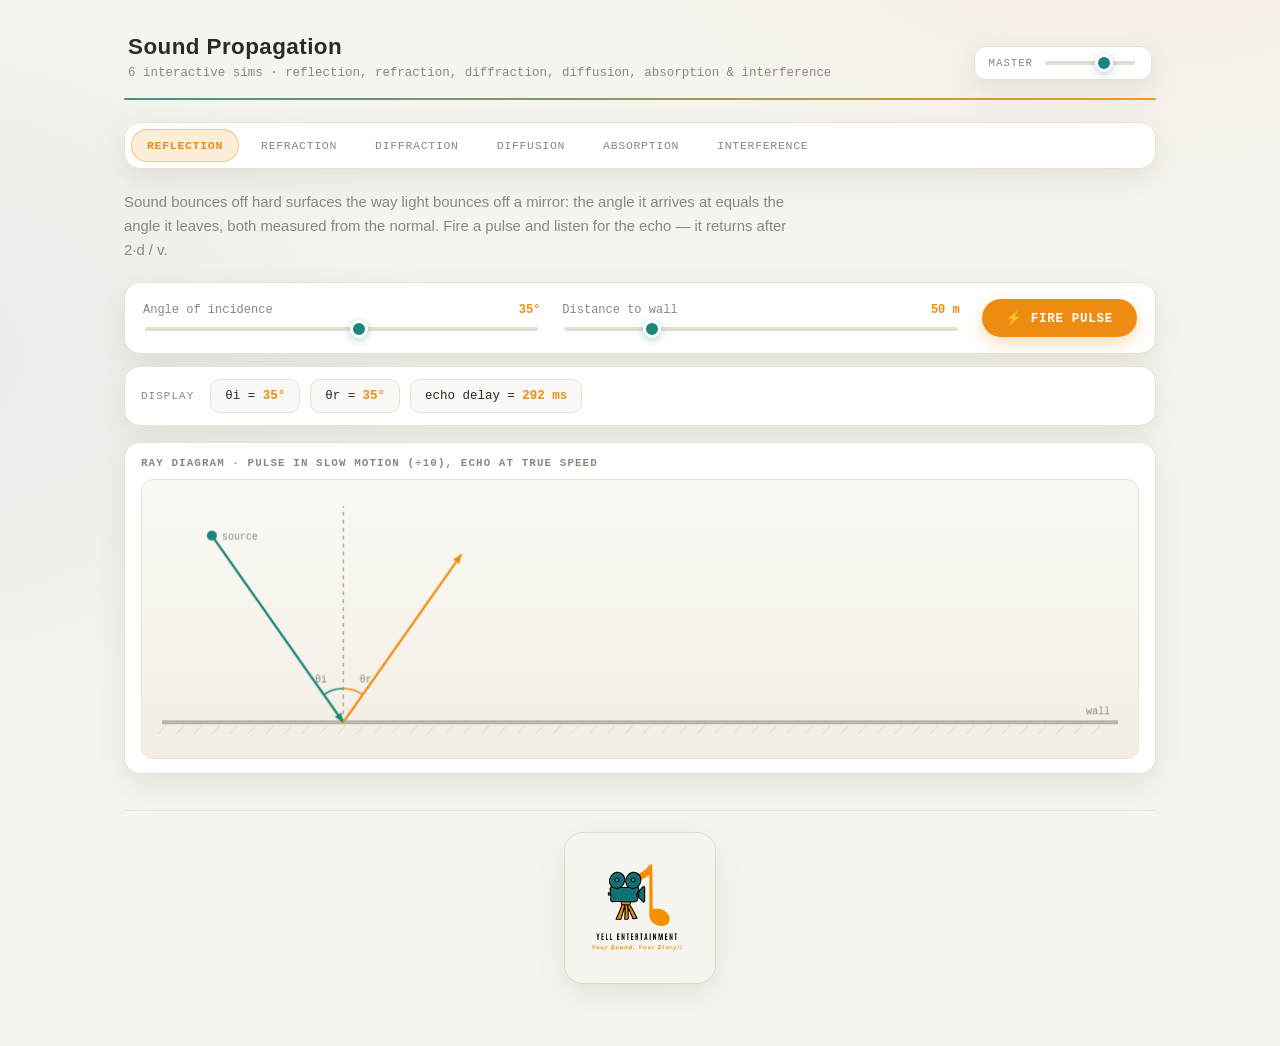
<file: sound-propagation.html>
<!DOCTYPE html>
<html lang="en">
<head>
<meta charset="UTF-8">
<meta name="viewport" content="width=device-width, initial-scale=1.0">
<title>Sound Propagation — Yell Entertainment Interactive Lab</title>
<link rel="icon" type="image/png" href="yell-logo.png">
<link rel="stylesheet" href="light.css">
<meta property="og:title" content="Sound Propagation — Yell Entertainment Lab">
<meta property="og:description" content="Reflection, refraction, diffraction, diffusion, absorption & interference — interactive sims with real audio.">
<meta property="og:image" content="og-image.png">
</head>
<body>
<div class="app">
  <header class="app-header">
    <div>
      <h1>Sound Propagation</h1>
      <p class="subtitle">6 interactive sims · reflection, refraction, diffraction, diffusion, absorption &amp; interference</p>
    </div>
    <div class="master-vol">
      <label for="masterVol">Master</label>
      <input type="range" id="masterVol" min="0" max="100" value="70" style="width:90px;" aria-label="Master volume">
    </div>
  </header>
  <div class="brand-rule" aria-hidden="true"></div>

  <nav class="tabs">
    <button class="tab-btn active" data-tab="reflect">Reflection</button>
    <button class="tab-btn" data-tab="refract">Refraction</button>
    <button class="tab-btn" data-tab="diffract">Diffraction</button>
    <button class="tab-btn" data-tab="diffuse">Diffusion</button>
    <button class="tab-btn" data-tab="absorb">Absorption</button>
    <button class="tab-btn" data-tab="interfere">Interference</button>
  </nav>

  <main>
    <section class="panel active" id="panel-reflect">
      <p class="caption">Sound bounces off hard surfaces the way light bounces off a mirror: the angle it arrives at equals the angle it leaves, both measured from the normal. Fire a pulse and listen for the echo — it returns after 2·d / v.</p>
      <div class="controls-row">
        <div class="slider-group">
          <div class="label-row"><span>Angle of incidence</span><span class="val" id="p1AngVal">35°</span></div>
          <input type="range" id="p1Ang" min="5" max="60" step="1" value="35" aria-label="Angle of incidence">
        </div>
        <div class="slider-group">
          <div class="label-row"><span>Distance to wall</span><span class="val" id="p1DistVal">50 m</span></div>
          <input type="range" id="p1Dist" min="10" max="200" step="5" value="50" aria-label="Distance to wall">
        </div>
        <button class="play-btn fire" id="p1Fire">⚡ Fire pulse</button>
      </div>
      <div class="info-row">
        <span class="info-label">Display</span>
        <div class="readout">θi = <span class="hi" id="p1Ti">35°</span></div>
        <div class="readout">θr = <span class="hi" id="p1Tr">35°</span></div>
        <div class="readout">echo delay = <span class="hi" id="p1Echo">292 ms</span></div>
      </div>
      <div class="viz">
        <h4>Ray diagram · pulse in slow motion (÷10), echo at true speed</h4>
        <canvas id="cvReflect"></canvas>
      </div>
    </section>

    <section class="panel" id="panel-refract">
      <p class="caption">Crossing into a region where its speed changes makes sound bend. Into a <em>faster</em> medium it bends away from the normal; into a slower one, toward it. Going slow→fast at a shallow angle, it can even bounce back entirely — total internal reflection.</p>
      <div class="controls-row">
        <div class="slider-group">
          <div class="label-row"><span>Angle of incidence θ1</span><span class="val" id="p2AngVal">30°</span></div>
          <input type="range" id="p2Ang" min="0" max="80" step="1" value="30" aria-label="Angle of incidence">
        </div>
        <div class="slider-group" style="max-width:220px;flex:0;">
          <div class="label-row"><span>Scenario</span></div>
          <select id="p2Scen" class="readout">
            <option value="cool-warm">Cool air → warm air</option>
            <option value="warm-cool">Warm air → cool air</option>
            <option value="air-water">Air → water</option>
          </select>
        </div>
      </div>
      <div class="info-row">
        <span class="info-label">Display</span>
        <div class="readout">v1 = <span class="hi" id="p2V1">330 m/s</span></div>
        <div class="readout">v2 = <span class="hi" id="p2V2">352 m/s</span></div>
        <div class="readout">θ2 = <span class="hi" id="p2T2">31.9°</span></div>
        <div class="readout" id="p2Note">bends away from normal</div>
      </div>
      <div class="viz">
        <h4>Ray crossing the boundary · dot travels at each medium's speed (scaled)</h4>
        <canvas id="cvRefract"></canvas>
      </div>
    </section>

    <section class="panel" id="panel-diffract">
      <p class="caption">Sound squeezes through openings and curls around edges. How much it spreads is set by wavelength vs. opening size: long λ (low notes) fan out almost fully; short λ (high notes) beam straight through, leaving a shadow zone.</p>
      <div class="controls-row">
        <div class="slider-group">
          <div class="label-row"><span>Frequency</span><span class="val" id="p3FreqVal">440 Hz</span></div>
          <input type="range" id="p3Freq" min="100" max="4000" step="10" value="440" aria-label="Frequency">
        </div>
        <div class="slider-group">
          <div class="label-row"><span>Gap width</span><span class="val" id="p3GapVal">0.80 m</span></div>
          <input type="range" id="p3Gap" min="0.1" max="2" step="0.05" value="0.8" aria-label="Gap width in meters">
        </div>
        <button class="play-btn" id="p3Play">▶ Play</button>
      </div>
      <div class="info-row">
        <span class="info-label">Display</span>
        <div class="readout">λ = <span class="hi" id="p3Lambda">0.78 m</span></div>
        <div class="readout">λ / gap = <span class="hi" id="p3Ratio">0.98</span></div>
        <div class="readout" id="p3Regime">strong spreading</div>
      </div>
      <div class="viz">
        <h4>Plane waves in · Huygens wavelets out of the gap (animated, slowed)</h4>
        <canvas id="cvDiffract"></canvas>
      </div>
    </section>

    <section class="panel" id="panel-diffuse">
      <p class="caption">A mirror-flat wall throws the pulse back as one tidy ray; a rough shaped surface breaks the wavefront into many weaker wavelets that leave at slightly different times. In diffuser mode, watch the teal direct wave cross the room — the instant it touches the surface, the amber scattered waves are born.</p>
      <div class="controls-row">
        <div class="btn-group" id="p5TypeBtns">
          <button class="shape-btn active" data-type="smooth">Smooth wall</button>
          <button class="shape-btn" data-type="diffuser">Diffuser</button>
        </div>
        <div class="slider-group">
          <div class="label-row"><span>Angle of incidence</span><span class="val" id="p5AngVal">30°</span></div>
          <input type="range" id="p5Ang" min="10" max="60" step="1" value="30" aria-label="Angle of incidence">
        </div>
        <button class="play-btn fire" id="p5Fire">⚡ Fire + listen</button>
      </div>
      <div class="info-row">
        <span class="info-label">Display</span>
        <div class="readout" id="p5Mode">specular — single mirror ray</div>
        <div class="readout">pulse → surface = <span class="hi" id="p5Hit">— ms</span></div>
        <div class="readout">scatter spread = <span class="hi" id="p5Spread">0 ms</span></div>
      </div>
      <div class="viz">
        <h4>Smooth wall: ray diagram · Diffuser: direct + scattered waves (slowed)</h4>
        <canvas id="cvDiffuse"></canvas>
      </div>
    </section>

    <section class="panel" id="panel-absorb">
      <p class="caption">Materials eat sound. The absorption coefficient α is the fraction of energy a surface absorbs at a given frequency — the rest reflects. Soft porous materials soak up highs; thin panels trap lows; an open window absorbs everything.</p>
      <div class="controls-row">
        <div class="slider-group" style="max-width:220px;flex:0;">
          <div class="label-row"><span>Material</span></div>
          <select id="p6Mat" class="readout">
            <option value="concrete">Concrete</option>
            <option value="plywood">Plywood panel</option>
            <option value="carpet" selected>Heavy carpet</option>
            <option value="foam">Acoustic foam</option>
            <option value="window">Open window</option>
          </select>
        </div>
        <div class="slider-group" style="max-width:180px;flex:0;">
          <div class="label-row"><span>Band</span></div>
          <select id="p6Band" class="readout">
            <option value="0">125 Hz (low)</option>
            <option value="1" selected>500 Hz (mid)</option>
            <option value="2">2 kHz (high)</option>
          </select>
        </div>
        <button class="play-btn fire" id="p6Fire">⚡ Fire + listen</button>
      </div>
      <div class="info-row">
        <span class="info-label">Display</span>
        <div class="readout">α = <span class="hi" id="p6Alpha">0.14</span></div>
        <div class="readout">absorbed: <span class="hi" id="p6Abs">14%</span></div>
        <div class="readout">reflected: <span class="hi" id="p6Ref">86%</span></div>
      </div>
      <div class="viz">
        <h4>Incident energy split · ray brightness = reflected share (echo at 50 m)</h4>
        <canvas id="cvAbsorb"></canvas>
      </div>
    </section>

    <section class="panel" id="panel-interfere">
      <p class="caption">Two speakers, one tone: everywhere in the room the waves arrive with a different path difference, adding or cancelling. The map shows loud (bright) and quiet (dark) zones. Move the listener and hear it walk through peaks and nulls.</p>
      <div class="controls-row">
        <div class="slider-group">
          <div class="label-row"><span>Frequency</span><span class="val" id="p4FreqVal">440 Hz</span></div>
          <input type="range" id="p4Freq" min="100" max="2000" step="10" value="440" aria-label="Frequency">
        </div>
        <div class="slider-group">
          <div class="label-row"><span>Speaker spacing</span><span class="val" id="p4SpaceVal">1.50 m</span></div>
          <input type="range" id="p4Space" min="0.5" max="4" step="0.05" value="1.5" aria-label="Speaker spacing">
        </div>
        <div class="slider-group">
          <div class="label-row"><span>Listener position</span><span class="val" id="p4PosVal">0.00 m</span></div>
          <input type="range" id="p4Pos" min="-2.5" max="2.5" step="0.05" value="0" aria-label="Listener position">
        </div>
        <button class="play-btn" id="p4Play">▶ Play</button>
      </div>
      <div class="info-row">
        <span class="info-label">Display</span>
        <div class="readout">λ = <span class="hi" id="p4Lambda">0.78 m</span></div>
        <div class="readout">path Δ = <span class="hi" id="p4DL">0.00 m</span></div>
        <div class="readout">level at listener = <span class="hi" id="p4Amp">100%</span></div>
      </div>
      <div class="viz">
        <h4>Interference field · two coherent sources (animated, slowed)</h4>
        <canvas id="cvInterfere"></canvas>
      </div>
    </section>
  </main>

  <footer class="app-footer">
    <img class="brand-logo" src="yell-logo.png" alt="Yell Entertainment — Your Sound, Your Story!!">
  </footer>
</div>

<script>
(function(){
  'use strict';
  const V_AIR=343, VS=80;
  let activeTab='reflect', simTime=0;
  const COLOR={paper:'#2b2a26',paperDim:'#8b877e',amber:'#ee8c12',teal:'#1e857a',
               grid:'rgba(74,70,61,0.12)',rim:'rgba(74,70,61,0.35)'};
  const FONT_MONO="ui-monospace,'SF Mono',Menlo,Consolas,monospace";
  function rnd(i){const x=Math.sin(i*127.1)*43758.5453;return x-Math.floor(x);}
  function $(id){return document.getElementById(id);}
  function setText(id,s){const el=$(id);if(el&&el.textContent!==s)el.textContent=s;}
  function on(id,ev,fn){const el=$(id);if(el)el.addEventListener(ev,fn);return el;}
  function safe(fn){try{fn();}catch(e){if(window.console)console.error(e);}}

  let ctx=null,masterGain=null,limiter=null;
  function ensureAudio(){
    if(ctx)return;
    ctx=new (window.AudioContext||window.webkitAudioContext)();
    masterGain=ctx.createGain();masterGain.gain.value=($('masterVol')?+$('masterVol').value:70)/100;
    limiter=ctx.createDynamicsCompressor();limiter.threshold.value=-6;limiter.knee.value=0;limiter.ratio.value=20;
    masterGain.connect(limiter);limiter.connect(ctx.destination);
  }
  on('masterVol','input',e=>{if(masterGain)masterGain.gain.setTargetAtTime(e.target.value/100,ctx.currentTime,0.02);});
  function setParam(p,v,tc){if(!ctx||!p)return;p.setTargetAtTime(v,ctx.currentTime,tc||0.015);}
  function playClick(vol=1){clickAt(vol,0);}
  function clickAt(vol,delay){
    if(!ctx)return;
    const t=ctx.currentTime+Math.max(0,delay);
    const o=ctx.createOscillator(),g=ctx.createGain();
    o.type='square';o.frequency.value=800;
    g.gain.setValueAtTime(0.0001,t);
    g.gain.linearRampToValueAtTime(0.12*vol,t+0.002);
    g.gain.exponentialRampToValueAtTime(0.001,t+0.05);
    o.connect(g);g.connect(masterGain);o.start(t);o.stop(t+0.06);
  }

  const canvases=[];
  function reg(id){const el=$(id);const c={el,ctx:null,w:0,h:0};if(el){canvases.push(c);resizeOne(c);}return c;}
  function resizeOne(c){
    if(!c.el)return;
    const dpr=window.devicePixelRatio||1,r=c.el.getBoundingClientRect();
    c.w=Math.max(r.width,50);c.h=Math.max(r.height,50);
    c.el.width=c.w*dpr;c.el.height=c.h*dpr;
    c.ctx=c.el.getContext('2d');c.ctx.setTransform(dpr,0,0,dpr,0,0);
  }
  let resizeTO;
  window.addEventListener('resize',()=>{clearTimeout(resizeTO);resizeTO=setTimeout(()=>canvases.forEach(resizeOne),120);});
  function clear(c){if(c.ctx)c.ctx.clearRect(0,0,c.w,c.h);}
  function arrow(g,x1,y1,x2,y2,color,wid,alpha){
    g.save();if(alpha!==undefined)g.globalAlpha=alpha;
    g.strokeStyle=color;g.lineWidth=wid||2;
    g.beginPath();g.moveTo(x1,y1);g.lineTo(x2,y2);g.stroke();
    const a=Math.atan2(y2-y1,x2-x1);
    g.fillStyle=color;g.beginPath();g.moveTo(x2,y2);
    g.lineTo(x2-10*Math.cos(a-0.4),y2-10*Math.sin(a-0.4));
    g.lineTo(x2-10*Math.cos(a+0.4),y2-10*Math.sin(a+0.4));
    g.closePath();g.fill();g.restore();
  }
  function updatePlayBtn(id,s){
    const b=$(id);if(!b)return;
    if(s){b.textContent='■ Stop';b.classList.add('playing');}
    else{b.textContent='▶ Play';b.classList.remove('playing');}
  }
  function stopAllModules(){
    safe(()=>{if(p3.playing)stopP3();});
    safe(()=>{if(p4.playing)stopP4();});
    if(p1.echoTO){clearTimeout(p1.echoTO);p1.echoTO=null;}
    p1.fired=false;
  }

  // ============ 1: REFLECTION ============
  const p1={ang:35,dist:50,fired:false,t0:0,echoTO:null};
  const cvR=reg('cvReflect');
  function updateP1(){
    p1.ang=+($('p1Ang')?$('p1Ang').value:35);
    p1.dist=+($('p1Dist')?$('p1Dist').value:50);
    setText('p1AngVal',p1.ang+'°');setText('p1DistVal',p1.dist+' m');
    setText('p1Ti',p1.ang+'°');setText('p1Tr',p1.ang+'°');
    setText('p1Echo',Math.round(2*p1.dist/V_AIR*1000)+' ms');
  }
  on('p1Ang','input',updateP1);on('p1Dist','input',updateP1);updateP1();
  on('p1Fire','click',()=>{
    ensureAudio();ctx.resume();
    playClick(1);
    p1.fired=true;p1.t0=performance.now();
    if(p1.echoTO)clearTimeout(p1.echoTO);
    p1.echoTO=setTimeout(()=>{playClick(0.55);p1.echoTO=null;},2*p1.dist/V_AIR*1000);
  });
  function drawP1(){
    if(!cvR.ctx)return;
    clear(cvR);
    const g=cvR.ctx,w=cvR.w,h=cvR.h;
    const wallY=h-36,S={x:70,y:56},th=p1.ang*Math.PI/180;
    g.strokeStyle=COLOR.rim;g.lineWidth=4;
    g.beginPath();g.moveTo(20,wallY);g.lineTo(w-20,wallY);g.stroke();
    g.lineWidth=1;g.strokeStyle=COLOR.grid;
    for(let x=24;x<w-20;x+=18){g.beginPath();g.moveTo(x,wallY+3);g.lineTo(x-8,wallY+12);g.stroke();}
    const run=wallY-S.y,P={x:S.x+run*Math.tan(th),y:wallY};
    const Lin=run/Math.cos(th),Lr=Lin*0.9,E={x:P.x+Lr*Math.sin(th),y:P.y-Lr*Math.cos(th)};
    g.setLineDash([4,4]);g.strokeStyle=COLOR.paperDim;g.lineWidth=1;
    g.beginPath();g.moveTo(P.x,wallY);g.lineTo(P.x,wallY-run-30);g.stroke();g.setLineDash([]);
    arrow(g,S.x,S.y,P.x,P.y,COLOR.teal,2.2);
    arrow(g,P.x,P.y,E.x,E.y,COLOR.amber,2.2);
    g.strokeStyle=COLOR.teal;g.lineWidth=1.5;
    g.beginPath();g.arc(P.x,P.y,34,-Math.PI/2,-Math.PI/2-th,true);g.stroke();
    g.strokeStyle=COLOR.amber;
    g.beginPath();g.arc(P.x,P.y,34,-Math.PI/2,-Math.PI/2+th,false);g.stroke();
    g.fillStyle=COLOR.paperDim;g.font=`10px ${FONT_MONO}`;g.textAlign='center';
    g.fillText('θi',P.x-46*Math.sin(th/2+0.2),P.y-46*Math.cos(th/2+0.2));
    g.fillText('θr',P.x+46*Math.sin(th/2+0.2),P.y-46*Math.cos(th/2+0.2));
    g.textAlign='left';g.fillText('wall',w-52,wallY-8);
    g.fillStyle=COLOR.teal;g.beginPath();g.arc(S.x,S.y,5,0,Math.PI*2);g.fill();
    g.fillStyle=COLOR.paperDim;g.fillText('source',S.x+10,S.y+4);
    if(p1.fired){
      const pxPerM=run/p1.dist;
      const travel=((performance.now()-p1.t0)/1000)*(V_AIR/10)*pxPerM;
      let pos=null;
      if(travel<=Lin){const t=travel/Lin;pos={x:S.x+(P.x-S.x)*t,y:S.y+(P.y-S.y)*t};}
      else if(travel<=Lin+Lr){const t=(travel-Lin)/Lr;pos={x:P.x+(E.x-P.x)*t,y:P.y+(E.y-P.y)*t};}
      else p1.fired=false;
      if(pos){
        g.fillStyle=COLOR.paper;g.shadowColor=COLOR.paper;g.shadowBlur=10;
        g.beginPath();g.arc(pos.x,pos.y,5,0,Math.PI*2);g.fill();g.shadowBlur=0;
      }
    }
  }

  // ============ 2: REFRACTION ============
  const SCEN={
    'cool-warm':{v1:330,v2:352,l1:'COOL AIR · 330 m/s',l2:'WARM AIR · 352 m/s'},
    'warm-cool':{v1:352,v2:330,l1:'WARM AIR · 352 m/s',l2:'COOL AIR · 330 m/s'},
    'air-water':{v1:343,v2:1480,l1:'AIR · 343 m/s',l2:'WATER · 1480 m/s'}
  };
  const p2={ang:30,scen:'cool-warm'};
  const cvF=reg('cvRefract');
  function refraction(){
    const s=SCEN[p2.scen],th1=p2.ang*Math.PI/180,sin2=(s.v2/s.v1)*Math.sin(th1);
    return{s,th1,sin2,tir:sin2>1,th2:sin2<=1?Math.asin(sin2):null};
  }
  function updateP2(){
    p2.ang=+($('p2Ang')?$('p2Ang').value:30);
    p2.scen=($('p2Scen')?$('p2Scen').value:'cool-warm');
    setText('p2AngVal',p2.ang+'°');
    const r=refraction();
    setText('p2V1',r.s.v1+' m/s');setText('p2V2',r.s.v2+' m/s');
    setText('p2T2',r.tir?'— (total reflection)':(r.th2*180/Math.PI).toFixed(1)+'°');
    setText('p2Note',r.tir?'total internal reflection!':
      (r.s.v2>r.s.v1?'bends away from normal':r.s.v2<r.s.v1?'bends toward normal':'no bending'));
  }
  on('p2Ang','input',updateP2);on('p2Scen','change',updateP2);updateP2();
  function drawP2(){
    if(!cvF.ctx)return;
    clear(cvF);
    const g=cvF.ctx,w=cvF.w,h=cvF.h,yB=h/2,C={x:w/2,y:yB},r=refraction();
    g.fillStyle='rgba(30,133,122,0.06)';g.fillRect(0,0,w,yB);
    g.fillStyle='rgba(238,140,18,0.07)';g.fillRect(0,yB,w,h-yB);
    g.strokeStyle=COLOR.rim;g.lineWidth=2;
    g.beginPath();g.moveTo(0,yB);g.lineTo(w,yB);g.stroke();
    g.fillStyle=COLOR.paperDim;g.font=`10px ${FONT_MONO}`;g.textAlign='left';
    g.fillText(r.s.l1,12,20);g.fillText(r.s.l2,12,h-12);
    g.setLineDash([4,4]);g.strokeStyle=COLOR.paperDim;g.lineWidth=1;
    g.beginPath();g.moveTo(C.x,20);g.lineTo(C.x,h-20);g.stroke();g.setLineDash([]);
    const Lin=(yB-30)/Math.cos(r.th1);
    const A={x:C.x-Lin*Math.sin(r.th1),y:C.y-Lin*Math.cos(r.th1)};
    arrow(g,A.x,A.y,C.x,C.y,COLOR.teal,2.2);
    arrow(g,C.x,C.y,C.x+Lin*0.8*Math.sin(r.th1),C.y-Lin*0.8*Math.cos(r.th1),COLOR.paperDim,1.5,0.35);
    if(r.tir){
      arrow(g,C.x,C.y,C.x+Lin*Math.sin(r.th1),C.y-Lin*Math.cos(r.th1),COLOR.amber,2.2);
      g.fillStyle=COLOR.amber;g.font=`11px ${FONT_MONO}`;g.textAlign='center';
      g.fillText('TOTAL INTERNAL REFLECTION',C.x,yB-40);
    }else{
      const Lout=(h-yB-30)/Math.cos(r.th2);
      arrow(g,C.x,C.y,C.x+Lout*Math.sin(r.th2),C.y+Lout*Math.cos(r.th2),COLOR.amber,2.2);
    }
    g.fillStyle=COLOR.paperDim;g.font=`10px ${FONT_MONO}`;g.textAlign='center';
    g.fillText('θ1='+p2.ang+'°',C.x-60*Math.sin(r.th1/2+0.3),C.y-60*Math.cos(r.th1/2+0.3));
    if(!r.tir)g.fillText('θ2='+(r.th2*180/Math.PI).toFixed(0)+'°',C.x+60*Math.sin(r.th2/2+0.3),C.y+60*Math.cos(r.th2/2+0.3)+8);
    const sc=0.22,tIn=Lin/(r.s.v1*sc);
    const Lout=r.tir?Lin:(h-yB-30)/Math.cos(r.th2);
    const tOut=Lout/(r.s.v2*sc),tt=simTime%(tIn+tOut);
    let pos;
    if(tt<tIn){const t=tt/tIn;pos={x:A.x+(C.x-A.x)*t,y:A.y+(C.y-A.y)*t};}
    else{const t=(tt-tIn)/tOut;
      if(r.tir)pos={x:C.x+Lin*Math.sin(r.th1)*t,y:C.y-Lin*Math.cos(r.th1)*t};
      else pos={x:C.x+Lout*Math.sin(r.th2)*t,y:C.y+Lout*Math.cos(r.th2)*t};}
    g.fillStyle=COLOR.paper;g.shadowColor=COLOR.paper;g.shadowBlur=8;
    g.beginPath();g.arc(pos.x,pos.y,4.5,0,Math.PI*2);g.fill();g.shadowBlur=0;
  }

  // ============ 3: DIFFRACTION ============
  const p3={f:440,gap:0.8,playing:false,osc:null,gain:null};
  const cvD=reg('cvDiffract');
  function updateP3(){
    p3.f=+($('p3Freq')?$('p3Freq').value:440);
    p3.gap=+($('p3Gap')?$('p3Gap').value:0.8);
    const lam=V_AIR/p3.f,ratio=lam/p3.gap;
    setText('p3FreqVal',p3.f+' Hz');setText('p3GapVal',p3.gap.toFixed(2)+' m');
    setText('p3Lambda',lam.toFixed(2)+' m');setText('p3Ratio',ratio.toFixed(2));
    setText('p3Regime',
      ratio>=1?'strong spreading — gap ≈ λ or smaller':
      ratio>=0.3?'noticeable bending at the edges':'narrow beam + shadow zone');
    if(p3.osc)setParam(p3.osc.frequency,p3.f);
  }
  on('p3Freq','input',updateP3);on('p3Gap','input',updateP3);updateP3();
  on('p3Play','click',()=>p3.playing?stopP3():playP3());
  function playP3(){
    ensureAudio();ctx.resume();stopAllModules();
    p3.osc=ctx.createOscillator();p3.osc.type='sine';p3.osc.frequency.value=p3.f;
    p3.gain=ctx.createGain();p3.gain.gain.value=0.22;
    p3.osc.connect(p3.gain);p3.gain.connect(masterGain);p3.osc.start();
    p3.playing=true;updatePlayBtn('p3Play',true);
  }
  function stopP3(){
    if(p3.osc){try{p3.osc.stop();}catch(e){}p3.osc.disconnect();p3.osc=null;}
    p3.playing=false;updatePlayBtn('p3Play',false);
  }
  function drawP3(){
    if(!cvD.ctx)return;
    clear(cvD);
    const g=cvD.ctx,w=cvD.w,h=cvD.h,bx=Math.round(w*0.42),cy=h/2;
    const pxm=Math.max(h-60,80)/2.2,lam=V_AIR/p3.f;
    const spacing=Math.max(lam*pxm,4),gapPx=Math.max(p3.gap*pxm,6);
    g.strokeStyle='rgba(30,133,122,0.7)';g.lineWidth=1.5;
    const off=(simTime*VS)%spacing;
    for(let x=off,n=0;x<bx-4&&n<500;x+=spacing,n++){
      g.beginPath();g.moveTo(x,20);g.lineTo(x,h-20);g.stroke();
    }
    g.strokeStyle=COLOR.rim;g.lineWidth=6;
    g.beginPath();g.moveTo(bx,0);g.lineTo(bx,cy-gapPx/2);g.stroke();
    g.beginPath();g.moveTo(bx,cy+gapPx/2);g.lineTo(bx,h);g.stroke();
    const spread=lam>=p3.gap?Math.PI/2:Math.asin(Math.min(1,lam/p3.gap));
    g.strokeStyle='rgba(238,140,18,0.75)';g.lineWidth=1.5;
    for(let r=Math.max(off,6),n=0;r<(w-bx)&&n<500;r+=spacing,n++){
      g.beginPath();g.arc(bx,cy,r,-spread,spread);g.stroke();
    }
    g.fillStyle=COLOR.paperDim;g.font=`10px ${FONT_MONO}`;g.textAlign='left';
    g.fillText('plane waves →',12,14);
    g.fillText('gap = '+p3.gap.toFixed(2)+' m',bx+10,cy+4);
  }

  // ============ 4: DIFFUSION ============
  const p5={type:'smooth',ang:30};
  const cvDf=reg('cvDiffuse');
  const VS5=90,SP5=26,PERIOD5=16;
  function p5Geo(){
    const w=cvDf.w||800,h=cvDf.h||280;
    const pxm=Math.max(h-60,80)/8,wallY=h-40;
    const S={x:70,y:60},th=p5.ang*Math.PI/180;
    const P={x:Math.min(S.x+(wallY-S.y)*Math.tan(th),w-50),y:wallY};
    const qs=[];
    for(let i=0;i<13;i++)qs.push({x:P.x+(i-6)*0.12*pxm,y:wallY-(2+6*rnd(i))});
    const d=(a,b)=>Math.hypot(a.x-b.x,a.y-b.y);
    const dSP=d(S,P),dSq=qs.map(q=>d(S,q));
    const Simg={x:S.x,y:2*wallY-S.y};
    return{w,h,pxm,wallY,S,P,qs,dSP,dSq,Simg};
  }
  function updateP5(){
    p5.ang=+($('p5Ang')?$('p5Ang').value:30);
    setText('p5AngVal',p5.ang+'°');
    const smooth=p5.type==='smooth';
    setText('p5Mode',smooth?'specular — single mirror ray':'diffuse — many scattered wavelets');
    const geo=p5Geo();
    setText('p5Hit',Math.round(geo.dSP/geo.pxm/V_AIR*1000)+' ms');
    if(smooth)setText('p5Spread','0 ms');
    else{
      let mn=Infinity,mx=-Infinity;
      for(let i=0;i<geo.dSq.length;i++){if(geo.dSq[i]<mn)mn=geo.dSq[i];if(geo.dSq[i]>mx)mx=geo.dSq[i];}
      setText('p5Spread',Math.round((mx-mn)/geo.pxm/V_AIR*1000)+' ms');
    }
  }
  on('p5Ang','input',updateP5);
  document.querySelectorAll('#p5TypeBtns .shape-btn').forEach(btn=>{
    btn.addEventListener('click',()=>{
      document.querySelectorAll('#p5TypeBtns .shape-btn').forEach(b=>b.classList.remove('active'));
      btn.classList.add('active');
      p5.type=btn.dataset.type;
      updateP5();
    });
  });
  on('p5Fire','click',()=>{
    ensureAudio();ctx.resume();
    const geo=p5Geo();
    clickAt(0.9,0);
    const ref=2*geo.pxm;
    if(p5.type==='smooth')clickAt(0.5,(geo.dSP+ref)/geo.pxm/V_AIR);
    else for(let i=0;i<geo.qs.length;i++)
      clickAt(0.28*(0.4+0.6*rnd(i+3)),(geo.dSq[i]+ref)/geo.pxm/V_AIR);
  });
  function drawP5(){
    if(!cvDf.ctx)return;
    clear(cvDf);
    const geo=p5Geo(),g=cvDf.ctx,w=geo.w,h=geo.h,wallY=geo.wallY,S=geo.S,P=geo.P,qs=geo.qs;
    const t=simTime%PERIOD5,th=p5.ang*Math.PI/180;
    if(p5.type==='smooth'){
      g.strokeStyle=COLOR.rim;g.lineWidth=4;
      g.beginPath();g.moveTo(20,wallY);g.lineTo(w-20,wallY);g.stroke();
      g.setLineDash([4,4]);g.strokeStyle=COLOR.paperDim;g.lineWidth=1;
      g.beginPath();g.moveTo(P.x,wallY);g.lineTo(P.x,wallY-110);g.stroke();g.setLineDash([]);
      const Lin=Math.min(240,(wallY-30)/Math.cos(th));
      const A={x:P.x-Lin*Math.sin(th),y:P.y-Lin*Math.cos(th)};
      arrow(g,A.x,A.y,P.x,P.y,COLOR.teal,2.2);
      arrow(g,P.x,P.y,P.x+Lin*0.9*Math.sin(th),P.y-Lin*0.9*Math.cos(th),COLOR.amber,2.2);
      g.strokeStyle=COLOR.teal;g.lineWidth=1.5;
      g.beginPath();g.arc(P.x,P.y,30,-Math.PI/2,-Math.PI/2-th,true);g.stroke();
      g.strokeStyle=COLOR.amber;
      g.beginPath();g.arc(P.x,P.y,30,-Math.PI/2,-Math.PI/2+th,false);g.stroke();
      g.fillStyle=COLOR.paperDim;g.font=`10px ${FONT_MONO}`;g.textAlign='center';
      g.fillText('θi',P.x-42*Math.sin(th/2+0.2),P.y-42*Math.cos(th/2+0.2));
      g.fillText('θr',P.x+42*Math.sin(th/2+0.2),P.y-42*Math.cos(th/2+0.2));
      g.textAlign='left';g.fillText('smooth wall',w-92,wallY-8);
    }else{
      g.strokeStyle=COLOR.rim;g.lineWidth=3;
      g.beginPath();g.moveTo(20,wallY);
      let i=0;
      for(let x=20;x<=w-26;x+=14,i++){const d=4+14*rnd(i);g.lineTo(x,wallY-d);g.lineTo(x+7,wallY-d);}
      g.lineTo(w-20,wallY);g.stroke();
      g.fillStyle=COLOR.paperDim;g.font=`10px ${FONT_MONO}`;g.textAlign='left';
      g.fillText('diffuser',w-70,wallY-14);
      arrow(g,S.x,S.y,P.x,P.y,'rgba(30,133,122,0.5)',1.5);
      const maxR=w+h;
      g.save();g.beginPath();g.rect(0,0,w,wallY);g.clip();
      g.lineWidth=1.5;
      for(let k=0;k<14;k++){
        const r=t*VS5-k*SP5;
        if(r<=0)break;
        if(r>maxR)continue;
        g.strokeStyle=`rgba(30,133,122,${Math.max(0.12,0.55-k*0.04).toFixed(3)})`;
        g.beginPath();g.arc(S.x,S.y,r,0,Math.PI*2);g.stroke();
      }
      g.lineWidth=1.3;
      for(let i2=0;i2<qs.length;i2++){
        const t0=geo.dSq[i2]/VS5;
        for(let k=0;k<4;k++){
          const r=(t-t0)*VS5-k*SP5;
          if(r<=0)break;
          g.strokeStyle=`rgba(238,140,18,${Math.max(0.1,0.5-k*0.11).toFixed(3)})`;
          g.beginPath();g.arc(qs[i2].x,qs[i2].y,r,0,Math.PI*2);g.stroke();
        }
        g.fillStyle=COLOR.amber;
        g.beginPath();g.arc(qs[i2].x,qs[i2].y,2.5,0,Math.PI*2);g.fill();
      }
      g.restore();
    }
    g.fillStyle=COLOR.teal;g.beginPath();g.arc(S.x,S.y,5,0,Math.PI*2);g.fill();
    g.fillStyle=COLOR.paperDim;g.font=`10px ${FONT_MONO}`;g.textAlign='left';
    g.fillText('source',S.x+9,S.y+4);
  }
  updateP5();

  // ============ 5: ABSORPTION ============
  const MATS={
    concrete:{name:'Concrete',col:'#8d939c',a:[0.01,0.02,0.02]},
    plywood:{name:'Plywood panel',col:'#c9a35f',a:[0.28,0.11,0.06]},
    carpet:{name:'Heavy carpet',col:'#b08ba8',a:[0.02,0.14,0.37]},
    foam:{name:'Acoustic foam',col:'#7fc4bb',a:[0.40,0.80,0.60]},
    window:{name:'Open window',col:'transparent',a:[1,1,1]}
  };
  const BANDS=[125,500,2000];
  const p6={mat:'carpet',band:1,to:null};
  const cvA=reg('cvAbsorb');
  function alpha6(){return MATS[p6.mat].a[p6.band];}
  function updateP6(){
    p6.mat=($('p6Mat')?$('p6Mat').value:'carpet');
    p6.band=+($('p6Band')?$('p6Band').value:1);
    const a=alpha6();
    setText('p6Alpha',a.toFixed(2));
    setText('p6Abs',Math.round(a*100)+'%');
    setText('p6Ref',Math.round((1-a)*100)+'%');
  }
  on('p6Mat','change',updateP6);on('p6Band','change',updateP6);updateP6();
  on('p6Fire','click',()=>{
    ensureAudio();ctx.resume();
    playClick(1);
    if(p6.to)clearTimeout(p6.to);
    const refl=1-alpha6();
    p6.to=setTimeout(()=>{if(refl>0.02)playClick(0.6*refl);p6.to=null;},2*50/V_AIR*1000);
  });
  function drawP6(){
    if(!cvA.ctx)return;
    clear(cvA);
    const g=cvA.ctx,w=cvA.w,h=cvA.h,a=alpha6(),refl=1-a;
    const wallY=h-56,slabH=20,P={x:w*0.55,y:wallY},th=30*Math.PI/180,M=MATS[p6.mat];
    if(p6.mat==='window'){
      g.strokeStyle=COLOR.rim;g.lineWidth=2;g.setLineDash([6,5]);
      g.strokeRect(20,wallY,w-40,slabH);g.setLineDash([]);
    }else{
      g.fillStyle=M.col;g.fillRect(20,wallY,w-40,slabH);
      g.fillStyle=`rgba(238,140,18,${(a*0.45).toFixed(3)})`;
      g.fillRect(20,wallY,w-40,slabH);
    }
    const Lin=Math.min(200,(wallY-30)/Math.cos(th));
    const A={x:P.x-Lin*Math.sin(th),y:P.y-Lin*Math.cos(th)};
    arrow(g,A.x,A.y,P.x,P.y,COLOR.teal,3);
    if(refl>0.02){
      arrow(g,P.x,P.y,P.x+Lin*0.9*Math.sin(th),P.y-Lin*0.9*Math.cos(th),COLOR.amber,1+2*refl,0.15+0.85*refl);
    }else{
      g.fillStyle=COLOR.paperDim;g.font=`11px ${FONT_MONO}`;g.textAlign='left';
      g.fillText('no reflection — all energy absorbed/transmitted',P.x-140,P.y-110);
    }
    const barW=Math.min(220,w*0.3),bx0=w-barW-24,by0=24;
    g.fillStyle=COLOR.paperDim;g.font=`10px ${FONT_MONO}`;g.textAlign='left';
    g.fillText(M.name+' @ '+BANDS[p6.band]+' Hz',bx0,by0-8);
    g.fillStyle='rgba(238,140,18,0.9)';g.fillRect(bx0,by0,barW*a,10);
    g.fillStyle='rgba(30,133,122,0.9)';g.fillRect(bx0+barW*a+2,by0,barW*refl,10);
    g.fillStyle=COLOR.paperDim;
    g.fillText('absorbed '+Math.round(a*100)+'%',bx0,by0+24);
    g.fillText('reflected '+Math.round(refl*100)+'%',bx0,by0+38);
  }

  // ============ 6: INTERFERENCE ============
  const p4={f:440,d:1.5,pos:0,dl:0,playing:false,osc:null,gain:null};
  const cvI=reg('cvInterfere');
  function updateP4(){
    p4.f=+($('p4Freq')?$('p4Freq').value:440);
    p4.d=+($('p4Space')?$('p4Space').value:1.5);
    p4.pos=+($('p4Pos')?$('p4Pos').value:0);
    setText('p4FreqVal',p4.f+' Hz');setText('p4SpaceVal',p4.d.toFixed(2)+' m');setText('p4PosVal',p4.pos.toFixed(2)+' m');
    const lam=V_AIR/p4.f,c=cvI,pxm=Math.max((c.h||280)-40,80)/5;
    const s1={x:(c.w||800)*0.22,y:(c.h||280)/2-(p4.d/2)*pxm},s2={x:(c.w||800)*0.22,y:(c.h||280)/2+(p4.d/2)*pxm};
    const L={x:(c.w||800)*0.8,y:(c.h||280)/2+p4.pos*pxm};
    const dl=(Math.hypot(L.x-s1.x,L.y-s1.y)-Math.hypot(L.x-s2.x,L.y-s2.y))/pxm;
    p4.dl=dl;
    const amp=Math.abs(Math.cos(Math.PI*dl/lam));
    setText('p4Lambda',lam.toFixed(2)+' m');setText('p4DL',dl.toFixed(2)+' m');setText('p4Amp',Math.round(amp*100)+'%');
    if(p4.osc){setParam(p4.osc.frequency,p4.f);setParam(p4.gain.gain,0.25*amp);}
  }
  on('p4Freq','input',updateP4);on('p4Space','input',updateP4);on('p4Pos','input',updateP4);
  on('p4Play','click',()=>p4.playing?stopP4():playP4());
  function playP4(){
    ensureAudio();ctx.resume();stopAllModules();
    const lam=V_AIR/p4.f,amp=Math.abs(Math.cos(Math.PI*(p4.dl||0)/lam));
    p4.osc=ctx.createOscillator();p4.osc.type='sine';p4.osc.frequency.value=p4.f;
    p4.gain=ctx.createGain();p4.gain.gain.value=0.25*amp;
    p4.osc.connect(p4.gain);p4.gain.connect(masterGain);p4.osc.start();
    p4.playing=true;updatePlayBtn('p4Play',true);
  }
  function stopP4(){
    if(p4.osc){try{p4.osc.stop();}catch(e){}p4.osc.disconnect();p4.osc=null;}
    p4.playing=false;updatePlayBtn('p4Play',false);
  }
  function drawP4(){
    if(!cvI.ctx)return;
    clear(cvI);
    const g=cvI.ctx,w=cvI.w,h=cvI.h,pxm=Math.max(h-40,80)/5,cy=h/2;
    const s1={x:w*0.22,y:cy-(p4.d/2)*pxm},s2={x:w*0.22,y:cy+(p4.d/2)*pxm},L={x:w*0.8,y:cy+p4.pos*pxm};
    const lam=V_AIR/p4.f,k=2*Math.PI/(lam*pxm);
    const step=8;
    for(let y=8;y<h-8;y+=step){
      for(let x=8;x<w-8;x+=step){
        const r1=Math.hypot(x-s1.x,y-s1.y),r2=Math.hypot(x-s2.x,y-s2.y);
        const a=Math.abs(Math.cos(k*(r1-r2)/2));
        g.fillStyle=`rgba(30,133,122,${(a*a*0.45).toFixed(3)})`;
        g.fillRect(x-step/2,y-step/2,step,step);
      }
    }
    const spacing=Math.max(lam*pxm,4),off=(simTime*VS)%spacing;
    g.lineWidth=1;
    for(let r=Math.max(off,6),n=0;r<w&&n<600;r+=spacing,n++){
      g.strokeStyle='rgba(74,70,61,0.10)';
      g.beginPath();g.arc(s1.x,s1.y,r,0,Math.PI*2);g.stroke();
      g.beginPath();g.arc(s2.x,s2.y,r,0,Math.PI*2);g.stroke();
    }
    g.strokeStyle=COLOR.grid;g.setLineDash([3,4]);
    g.beginPath();g.moveTo(L.x,10);g.lineTo(L.x,h-10);g.stroke();g.setLineDash([]);
    g.strokeStyle='rgba(74,70,61,0.25)';g.lineWidth=1;
    g.beginPath();g.moveTo(s1.x,s1.y);g.lineTo(L.x,L.y);g.stroke();
    g.beginPath();g.moveTo(s2.x,s2.y);g.lineTo(L.x,L.y);g.stroke();
    g.fillStyle=COLOR.teal;
    g.beginPath();g.arc(s1.x,s1.y,5,0,Math.PI*2);g.fill();
    g.beginPath();g.arc(s2.x,s2.y,5,0,Math.PI*2);g.fill();
    g.fillStyle=COLOR.amber;g.beginPath();g.arc(L.x,L.y,6,0,Math.PI*2);g.fill();
    g.fillStyle=COLOR.paperDim;g.font=`10px ${FONT_MONO}`;g.textAlign='left';
    g.fillText('listener',L.x+10,L.y+4);
  }

  // ---------------- tabs ----------------
  const tabButtons=document.querySelectorAll('.tab-btn');
  tabButtons.forEach(btn=>{
    btn.addEventListener('click',()=>{
      stopAllModules();
      tabButtons.forEach(b=>b.classList.remove('active'));
      btn.classList.add('active');
      document.querySelectorAll('.panel').forEach(p=>p.classList.remove('active'));
      const panel=$('panel-'+btn.dataset.tab);
      if(panel)panel.classList.add('active');
      activeTab=btn.dataset.tab;
      canvases.forEach(resizeOne);
      safe(()=>{if(activeTab==='interfere')updateP4();if(activeTab==='diffuse')updateP5();});
      setTimeout(()=>{canvases.forEach(resizeOne);safe(()=>{if(activeTab==='interfere')updateP4();if(activeTab==='diffuse')updateP5();});},50);
    });
  });

  let lastTime=0;
  function animate(now){
    let dt=(now-lastTime)/1000;lastTime=now;
    if(!(dt>0)||dt>0.05)dt=0.016;
    simTime+=dt;
    try{
      if(activeTab==='reflect')drawP1();
      else if(activeTab==='refract')drawP2();
      else if(activeTab==='diffract')drawP3();
      else if(activeTab==='diffuse')drawP5();
      else if(activeTab==='absorb')drawP6();
      else if(activeTab==='interfere')drawP4();
    }catch(e){if(window.console)console.error(e);}
    requestAnimationFrame(animate);
  }
  requestAnimationFrame(animate);
})();
</script>
</body>
</html>
</file>
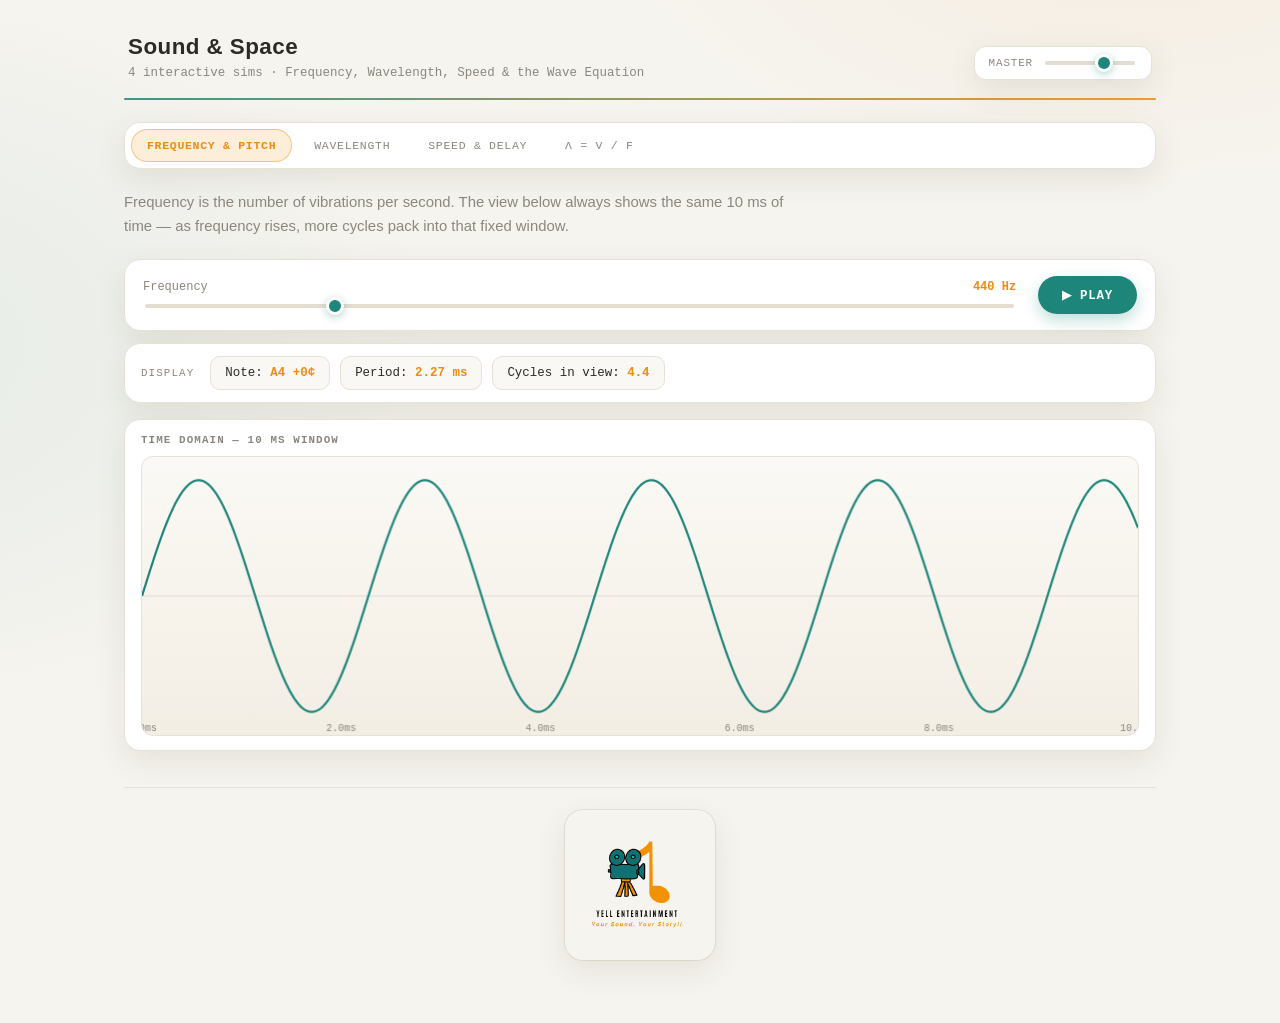
<file: sound-space.html>
<!DOCTYPE html>
<html lang="en">
<head>
<meta charset="UTF-8">
<meta name="viewport" content="width=device-width, initial-scale=1.0">
<title>Sound & Space — Yell Entertainment Interactive Lab</title>
<link rel="icon" type="image/png" href="yell-logo.png">
<link rel="stylesheet" href="light.css">
<meta property="og:title" content="Sound & Space — Yell Entertainment Lab">
<meta property="og:description" content="Frequency, wavelength, speed of sound and λ = v / f — interactive sims with real audio.">
<meta property="og:image" content="og-image.png">
</head>
<body>
<div class="app">
  <header class="app-header">
    <div>
      <h1>Sound &amp; Space</h1>
      <p class="subtitle">4 interactive sims · Frequency, Wavelength, Speed &amp; the Wave Equation</p>
    </div>
    <div class="master-vol">
      <label for="masterVol">Master</label>
      <input type="range" id="masterVol" min="0" max="100" value="70" style="width:90px;" aria-label="Master volume">
    </div>
  </header>
  <div class="brand-rule" aria-hidden="true"></div>

  <nav class="tabs">
    <button class="tab-btn active" data-tab="freq">Frequency & Pitch</button>
    <button class="tab-btn" data-tab="wave">Wavelength</button>
    <button class="tab-btn" data-tab="speed">Speed & Delay</button>
    <button class="tab-btn" data-tab="equation">λ = v / f</button>
  </nav>

  <main>
    <section class="panel active" id="panel-freq">
      <p class="caption">Frequency is the number of vibrations per second. The view below always shows the same 10 ms of time — as frequency rises, more cycles pack into that fixed window.</p>
      <div class="controls-row">
        <div class="slider-group">
          <div class="label-row"><span>Frequency</span><span class="val" id="freqVal">440 Hz</span></div>
          <input type="range" id="freqSlider" min="20" max="2000" step="1" value="440" aria-label="Frequency in Hz">
        </div>
        <button class="play-btn" id="playFreq">▶ Play</button>
      </div>
      <div class="info-row">
        <span class="info-label">Display</span>
        <div class="readout">Note: <span class="hi" id="noteReadout">A4 +0¢</span></div>
        <div class="readout">Period: <span class="hi" id="periodReadout">2.27 ms</span></div>
        <div class="readout">Cycles in view: <span class="hi" id="cyclesFreqReadout">4.4</span></div>
      </div>
      <div class="viz">
        <h4>Time domain — 10 ms window</h4>
        <canvas id="cvFreqTime"></canvas>
      </div>
    </section>

    <section class="panel" id="panel-wave">
      <p class="caption">Wavelength (λ) is the physical distance of one complete cycle. The view below always shows 2 meters of space — as frequency rises, more waves fit into that same distance.</p>
      <div class="controls-row">
        <div class="slider-group">
          <div class="label-row"><span>Frequency</span><span class="val" id="waveFreqVal">440 Hz</span></div>
          <input type="range" id="waveFreqSlider" min="20" max="2000" step="1" value="440" aria-label="Frequency for wavelength">
        </div>
        <div class="slider-group" style="max-width:180px;flex:0;">
           <div class="label-row"><span>Medium</span></div>
           <select id="mediumSelect" class="readout">
             <option value="343">Air (343 m/s)</option>
             <option value="1480">Water (1480 m/s)</option>
             <option value="5960">Steel (5960 m/s)</option>
           </select>
        </div>
      </div>
      <div class="info-row">
        <span class="info-label">Display</span>
        <div class="readout">λ = <span class="hi" id="lambdaReadout">0.780 m</span></div>
        <div class="readout">Cycles visible: <span class="hi" id="cyclesReadout">2.56</span></div>
      </div>
      <div class="viz">
        <h4>Spatial domain — 2 meter window</h4>
        <canvas id="cvWaveSpace"></canvas>
      </div>
    </section>

    <section class="panel" id="panel-speed">
      <p class="caption">Sound isn't instantaneous. It takes time for the wave to travel through space. This delay is why you see lightning before you hear thunder.</p>
      <div class="controls-row">
        <div class="slider-group">
          <div class="label-row"><span>Distance</span><span class="val" id="distVal">100 m</span></div>
          <input type="range" id="distSlider" min="10" max="1000" step="10" value="100" aria-label="Distance in meters">
        </div>
        <div class="slider-group" style="max-width:180px;flex:0;">
           <div class="label-row"><span>Medium</span></div>
           <select id="speedMediumSelect" class="readout">
             <option value="343">Air (343 m/s)</option>
             <option value="1480">Water (1480 m/s)</option>
             <option value="5960">Steel (5960 m/s)</option>
           </select>
        </div>
        <button class="play-btn fire" id="fireBtn">⚡ Fire</button>
      </div>
      <div class="info-row">
        <span class="info-label">Display</span>
        <div class="readout">Delay: <span class="hi" id="delayReadout">291 ms</span></div>
      </div>
      <div class="viz">
        <h4>The Sonic Race — pulse traveling to observer</h4>
        <canvas id="cvSpeed"></canvas>
      </div>
    </section>

    <section class="panel" id="panel-equation">
      <p class="caption">Wavelength equals the speed of sound divided by frequency. The speed is locked by the medium, so the frequency alone decides how long each wave is. The wave below travels at the medium's speed — raise the frequency and watch the wavelength shrink.</p>
      <div class="controls-row">
        <div class="slider-group">
          <div class="label-row"><span>Frequency (f)</span><span class="val" id="eqFreqVal">200 Hz</span></div>
          <input type="range" id="eqFreqSlider" min="50" max="1000" step="10" value="200" aria-label="Frequency">
        </div>
        <div class="slider-group" style="max-width:180px;flex:0;">
           <div class="label-row"><span>Speed (v)</span></div>
           <select id="eqMediumSelect" class="readout">
             <option value="343">Air (343 m/s)</option>
             <option value="1480">Water (1480 m/s)</option>
             <option value="5960">Steel (5960 m/s)</option>
           </select>
        </div>
        <button class="play-btn" id="playAdditive">▶ Play</button>
      </div>
      <div class="info-row">
        <span class="info-label">Display</span>
        <div class="readout"><span class="hi" id="eqL">1.715</span> m = <span class="hi" id="eqV">343</span> m/s ÷ <span class="hi" id="eqF">200</span> Hz</div>
      </div>
      <div class="viz">
        <h4>Animated wave — traveling at speed v through the medium</h4>
        <canvas id="cvEquation"></canvas>
      </div>
    </section>
  </main>

  <footer class="app-footer">
    <img class="brand-logo" src="yell-logo.png" alt="Yell Entertainment — Your Sound, Your Story!!">
  </footer>
</div>

<script>
(function(){
  'use strict';
  const F0 = 220;
  let activeTab = 'freq';
  const FREQ_WINDOW = 0.010;

  // light-theme canvas palette
  const COLOR = {
    paper:'#2b2a26', paperDim:'#8b877e', amber:'#ee8c12', teal:'#1e857a',
    grid:'rgba(74,70,61,0.12)', rim:'rgba(74,70,61,0.35)'
  };
  const FONT_MONO = "ui-monospace,'SF Mono',Menlo,Consolas,monospace";

  let ctx = null, masterGain = null, limiter = null;
  function ensureAudio(){
    if(ctx) return;
    ctx = new (window.AudioContext || window.webkitAudioContext)();
    masterGain = ctx.createGain();
    masterGain.gain.value = document.getElementById('masterVol').value/100;
    limiter = ctx.createDynamicsCompressor();
    limiter.threshold.value = -6; limiter.knee.value = 0; limiter.ratio.value = 20;
    limiter.attack.value = 0.003; limiter.release.value = 0.15;
    masterGain.connect(limiter); limiter.connect(ctx.destination);
  }
  document.getElementById('masterVol').addEventListener('input', e=>{
    if(masterGain) masterGain.gain.setTargetAtTime(e.target.value/100, ctx.currentTime, 0.02);
  });
  function setParam(param, value, tc){
    if(!ctx || !param) return;
    param.setTargetAtTime(value, ctx.currentTime, tc||0.015);
  }

  const canvases = [];
  function reg(id){
    const el = document.getElementById(id);
    const c = {el, ctx:null, w:0, h:0};
    canvases.push(c); resizeOne(c); return c;
  }
  function resizeOne(c){
    const dpr = window.devicePixelRatio||1;
    const rect = c.el.getBoundingClientRect();
    const w = Math.max(rect.width, 50), h = Math.max(rect.height, 50);
    c.el.width = w*dpr; c.el.height = h*dpr;
    c.ctx = c.el.getContext('2d'); c.ctx.setTransform(dpr,0,0,dpr,0,0);
    c.w = w; c.h = h;
  }
  let resizeTO;
  window.addEventListener('resize', ()=>{ clearTimeout(resizeTO); resizeTO = setTimeout(()=>canvases.forEach(resizeOne), 120); });
  function clear(c){ c.ctx.clearRect(0,0,c.w,c.h); }

  function drawAxes(c, yMin, yMax){
    const g=c.ctx,w=c.w,h=c.h;
    g.strokeStyle = COLOR.grid; g.lineWidth = 1;
    const zeroY = h - ((0-yMin)/(yMax-yMin))*h;
    g.beginPath(); g.moveTo(0,zeroY); g.lineTo(w,zeroY); g.stroke();
  }
  function plot(c, fn, xStart, xEnd, yMin, yMax, color, lineWidth, nSamples){
    const g=c.ctx,w=c.w,h=c.h;
    g.strokeStyle = color; g.lineWidth = lineWidth||2;
    g.beginPath();
    const N = nSamples || Math.max(Math.round(w*2), 400);
    for(let i=0;i<=N;i++){
      const x = xStart + (xEnd-xStart)*(i/N);
      const y = fn(x);
      const px = (i/N)*w;
      const py = h - ((y-yMin)/(yMax-yMin))*h;
      if(i===0) g.moveTo(px,py); else g.lineTo(px,py);
    }
    g.stroke();
  }
  function updatePlayBtn(id, on){
    const b=document.getElementById(id);
    if(on){ b.textContent='■ Stop'; b.classList.add('playing'); }
    else { b.textContent='▶ Play'; b.classList.remove('playing'); }
  }
  function stopAllModules(){
    if(m1.playing) stopM1();
    if(m5.playing) stopM5();
    m3.animating=false;
    if(speedTimeoutId) clearTimeout(speedTimeoutId);
  }

  // ============ MODULE 1 ============
  const m1 = { f:440, playing:false, osc:null, gain:null };
  const cvFreqTime = reg('cvFreqTime');
  const freqSlider = document.getElementById('freqSlider');
  freqSlider.addEventListener('input', e=>{
    m1.f = +e.target.value;
    document.getElementById('freqVal').textContent = m1.f + ' Hz';
    const notes=['C','C#','D','D#','E','F','F#','G','G#','A','A#','B'];
    const midi = 12*Math.log2(m1.f/440)+69, rm=Math.round(midi);
    const cents = Math.round((midi-rm)*100);
    document.getElementById('noteReadout').textContent = notes[rm%12]+(Math.floor(rm/12)-1)+(cents>=0?' +'+cents+'¢':' '+cents+'¢');
    document.getElementById('periodReadout').textContent = (1000/m1.f).toFixed(2)+' ms';
    document.getElementById('cyclesFreqReadout').textContent = (m1.f*FREQ_WINDOW).toFixed(1);
    if(m1.osc) setParam(m1.osc.frequency, m1.f);
  });
  freqSlider.dispatchEvent(new Event('input'));
  document.getElementById('playFreq').addEventListener('click', ()=> m1.playing?stopM1():playM1());
  function playM1(){
    ensureAudio(); ctx.resume(); stopAllModules();
    m1.osc=ctx.createOscillator(); m1.osc.type='sine'; m1.osc.frequency.value=m1.f;
    m1.gain=ctx.createGain(); m1.gain.gain.value=0.22;
    m1.osc.connect(m1.gain); m1.gain.connect(masterGain); m1.osc.start();
    m1.playing=true; updatePlayBtn('playFreq',true);
  }
  function stopM1(){
    if(m1.osc){ try{m1.osc.stop();}catch(e){} m1.osc.disconnect(); m1.osc=null; }
    m1.playing=false; updatePlayBtn('playFreq',false);
  }
  function drawM1(){
    clear(cvFreqTime);
    drawAxes(cvFreqTime,-1.2,1.2);
    plot(cvFreqTime, t=>Math.sin(2*Math.PI*m1.f*t), 0, FREQ_WINDOW, -1.2, 1.2, COLOR.teal, 2.2);
    const g=cvFreqTime.ctx,w=cvFreqTime.w,h=cvFreqTime.h;
    g.fillStyle=COLOR.paperDim; g.font=`10px ${FONT_MONO}`; g.textAlign='center';
    for(let i=0;i<=5;i++){
      const x=(i/5)*w;
      g.fillText((FREQ_WINDOW*1000*i/5).toFixed(1)+'ms', x, h-4);
    }
  }

  // ============ MODULE 2 ============
  const m2 = { f:440, v:343, lambda:343/440, viewDist:2 };
  const cvWaveSpace = reg('cvWaveSpace');
  const waveFreqSlider=document.getElementById('waveFreqSlider');
  const mediumSelect=document.getElementById('mediumSelect');
  function updateWave(){
    m2.f=+waveFreqSlider.value; m2.v=+mediumSelect.value;
    m2.lambda=m2.v/m2.f;
    document.getElementById('waveFreqVal').textContent=m2.f+' Hz';
    document.getElementById('lambdaReadout').textContent=m2.lambda.toFixed(3)+' m';
    document.getElementById('cyclesReadout').textContent=(m2.viewDist/m2.lambda).toFixed(2);
  }
  waveFreqSlider.addEventListener('input',updateWave);
  mediumSelect.addEventListener('change',updateWave);
  updateWave();
  function drawM2(){
    clear(cvWaveSpace);
    drawAxes(cvWaveSpace,-1.2,1.2);
    const win=m2.viewDist;
    plot(cvWaveSpace, x=>Math.sin(2*Math.PI*x/m2.lambda), 0, win, -1.2, 1.2, COLOR.amber, 2.2);
    const g=cvWaveSpace.ctx,w=cvWaveSpace.w,h=cvWaveSpace.h;
    g.fillStyle=COLOR.paperDim; g.font=`10px ${FONT_MONO}`; g.textAlign='center';
    for(let i=0;i<=5;i++){ g.fillText((win*i/5).toFixed(2)+'m',(i/5)*w,h-4); }
    let scaleVal=1, scaleLabel='1 meter', scalePx=(scaleVal/win)*w;
    if(scalePx<30){ scaleVal=10; scaleLabel='10 meters'; scalePx=(scaleVal/win)*w; }
    if(scalePx<30){ scaleVal=100; scaleLabel='100 meters'; scalePx=(scaleVal/win)*w; }
    if(scalePx>10 && scalePx<w-20){
      g.strokeStyle=COLOR.paper; g.lineWidth=2;
      g.beginPath(); g.moveTo(10,h-22); g.lineTo(10+scalePx,h-22); g.stroke();
      g.beginPath(); g.moveTo(10,h-26); g.lineTo(10,h-18); g.stroke();
      g.beginPath(); g.moveTo(10+scalePx,h-26); g.lineTo(10+scalePx,h-18); g.stroke();
      g.fillStyle=COLOR.paper; g.textAlign='left'; g.fillText(scaleLabel,14,h-26);
    }
  }

  // ============ MODULE 3 ============
  const m3 = { dist:100, v:343, delay:100/343, animating:false, startTime:0 };
  let speedTimeoutId=null;
  const cvSpeed = reg('cvSpeed');
  const distSlider=document.getElementById('distSlider');
  const speedMediumSelect=document.getElementById('speedMediumSelect');
  function updateSpeed(){
    m3.dist=+distSlider.value; m3.v=+speedMediumSelect.value;
    m3.delay=m3.dist/m3.v;
    document.getElementById('distVal').textContent=m3.dist+' m';
    document.getElementById('delayReadout').textContent=(m3.delay*1000).toFixed(0)+' ms';
    if(m3.animating) m3.animating=false;
  }
  distSlider.addEventListener('input',updateSpeed);
  speedMediumSelect.addEventListener('change',updateSpeed);
  updateSpeed();
  function playClick(vol=1){
    if(!ctx) return;
    const o=ctx.createOscillator(),g=ctx.createGain();
    o.type='square'; o.frequency.value=800; g.gain.value=0.1*vol;
    o.connect(g); g.connect(masterGain); o.start();
    g.gain.exponentialRampToValueAtTime(0.001, ctx.currentTime+0.05);
    o.stop(ctx.currentTime+0.06);
  }
  document.getElementById('fireBtn').addEventListener('click', ()=>{
    ensureAudio(); ctx.resume();
    if(m3.animating) return;
    playClick(); m3.animating=true; m3.startTime=performance.now();
    if(speedTimeoutId) clearTimeout(speedTimeoutId);
    if(m3.delay<4){ speedTimeoutId=setTimeout(()=>{ playClick(0.8); m3.animating=false; }, m3.delay*1000); }
    else { speedTimeoutId=setTimeout(()=>{ m3.animating=false; },4000); }
  });
  function drawM3(){
    clear(cvSpeed);
    const g=cvSpeed.ctx,w=cvSpeed.w,h=cvSpeed.h;
    const trackY=h/2, trackStart=40, trackEnd=w-40, trackW=trackEnd-trackStart;
    g.strokeStyle=COLOR.grid; g.lineWidth=2;
    g.beginPath(); g.moveTo(trackStart,trackY); g.lineTo(trackEnd,trackY); g.stroke();
    g.fillStyle=COLOR.amber; g.beginPath(); g.arc(trackStart,trackY,6,0,Math.PI*2); g.fill();
    g.fillStyle=COLOR.paperDim; g.font=`11px ${FONT_MONO}`; g.textAlign='center';
    g.fillText('Source',trackStart,trackY-15);
    g.fillStyle=COLOR.teal; g.beginPath(); g.arc(trackEnd,trackY,6,0,Math.PI*2); g.fill();
    g.fillStyle=COLOR.paperDim; g.fillText('Observer',trackEnd,trackY-15);
    g.fillText(m3.dist+' m', w/2, trackY+25);
    if(m3.animating){
      const elapsed=(performance.now()-m3.startTime)/1000;
      const progress=Math.min(elapsed/m3.delay,1);
      const pulseX=trackStart+progress*trackW;
      g.fillStyle=COLOR.paper; g.shadowColor=COLOR.paper; g.shadowBlur=8;
      g.beginPath(); g.arc(pulseX,trackY,5,0,Math.PI*2); g.fill(); g.shadowBlur=0;
      g.strokeStyle='rgba(74,70,61,0.3)'; g.lineWidth=2;
      g.beginPath(); g.moveTo(trackStart,trackY); g.lineTo(pulseX,trackY); g.stroke();
    }
  }

  // ============ MODULE 4 (λ = v / f) ============
  const m5 = { f:200, v:343, lambda:343/200, playing:false, osc:null, analyser:null, animTime:0 };
  const cvEquation = reg('cvEquation');
  const eqFreqSlider=document.getElementById('eqFreqSlider');
  const eqMediumSelect=document.getElementById('eqMediumSelect');
  function updateEq(){
    m5.f=+eqFreqSlider.value; m5.v=+eqMediumSelect.value;
    m5.lambda=m5.v/m5.f;
    document.getElementById('eqFreqVal').textContent=m5.f+' Hz';
    document.getElementById('eqL').textContent=m5.lambda.toFixed(3);
    document.getElementById('eqV').textContent=m5.v;
    document.getElementById('eqF').textContent=m5.f;
    if(m5.osc) setParam(m5.osc.frequency,m5.f);
  }
  eqFreqSlider.addEventListener('input',updateEq);
  eqMediumSelect.addEventListener('change',updateEq);
  updateEq();
  document.getElementById('playAdditive').addEventListener('click', ()=> m5.playing?stopM5():playM5());
  function playM5(){
    ensureAudio(); ctx.resume(); stopAllModules();
    m5.osc=ctx.createOscillator(); m5.osc.type='sine'; m5.osc.frequency.value=m5.f;
    const g=ctx.createGain(); g.gain.value=0.22;
    m5.osc.connect(g); g.connect(masterGain); m5.osc.start();
    m5.playing=true; m5.animTime=0; updatePlayBtn('playAdditive',true);
  }
  function stopM5(){
    if(m5.osc){ try{m5.osc.stop();}catch(e){} m5.osc.disconnect(); m5.osc=null; }
    m5.playing=false; updatePlayBtn('playAdditive',false);
  }
  function drawM5(dt){
    if(m5.playing) m5.animTime+=dt;
    clear(cvEquation);
    drawAxes(cvEquation,-1.2,1.2);
    const g=cvEquation.ctx,w=cvEquation.w,h=cvEquation.h;
    const viewDist=4;
    const phaseOffset=m5.v*m5.animTime;
    plot(cvEquation, x=>Math.sin(2*Math.PI*(x-phaseOffset)/m5.lambda), 0, viewDist, -1.2, 1.2, COLOR.teal, 2.2);
    g.fillStyle=COLOR.paperDim; g.font=`10px ${FONT_MONO}`; g.textAlign='center';
    for(let i=0;i<=4;i++){ g.fillText((viewDist*i/4).toFixed(0)+'m',(i/4)*w,h-4); }
    const particleX=viewDist/2;
    const pv=Math.sin(2*Math.PI*(particleX-phaseOffset)/m5.lambda);
    const px=(particleX/viewDist)*w;
    const py=h-((pv+1.2)/2.4)*h;
    g.strokeStyle='rgba(238,140,18,0.4)'; g.lineWidth=1;
    g.beginPath(); g.moveTo(px,h-20); g.lineTo(px,py); g.stroke();
    g.fillStyle=COLOR.amber; g.beginPath(); g.arc(px,py,6,0,Math.PI*2); g.fill();
    g.fillStyle=COLOR.paperDim; g.fillText('particle',px,h-24);
  }

  // ---------------- tabs ----------------
  const tabButtons=document.querySelectorAll('.tab-btn');
  tabButtons.forEach(btn=>{
    btn.addEventListener('click', ()=>{
      stopAllModules();
      tabButtons.forEach(b=>b.classList.remove('active'));
      btn.classList.add('active');
      document.querySelectorAll('.panel').forEach(p=>p.classList.remove('active'));
      document.getElementById('panel-'+btn.dataset.tab).classList.add('active');
      activeTab=btn.dataset.tab;
      canvases.forEach(resizeOne);
      setTimeout(()=>canvases.forEach(resizeOne),50);
    });
  });

  let lastTime=0;
  function animate(now){
    let dt=(now-lastTime)/1000; lastTime=now;
    if(!(dt>0)||dt>0.05) dt=0.016;
    if(activeTab==='freq') drawM1();
    else if(activeTab==='wave') drawM2();
    else if(activeTab==='speed') drawM3();
    else if(activeTab==='equation') drawM5(dt);
    requestAnimationFrame(animate);
  }
  requestAnimationFrame(animate);
})();
</script>
</body>
</html>
</file>
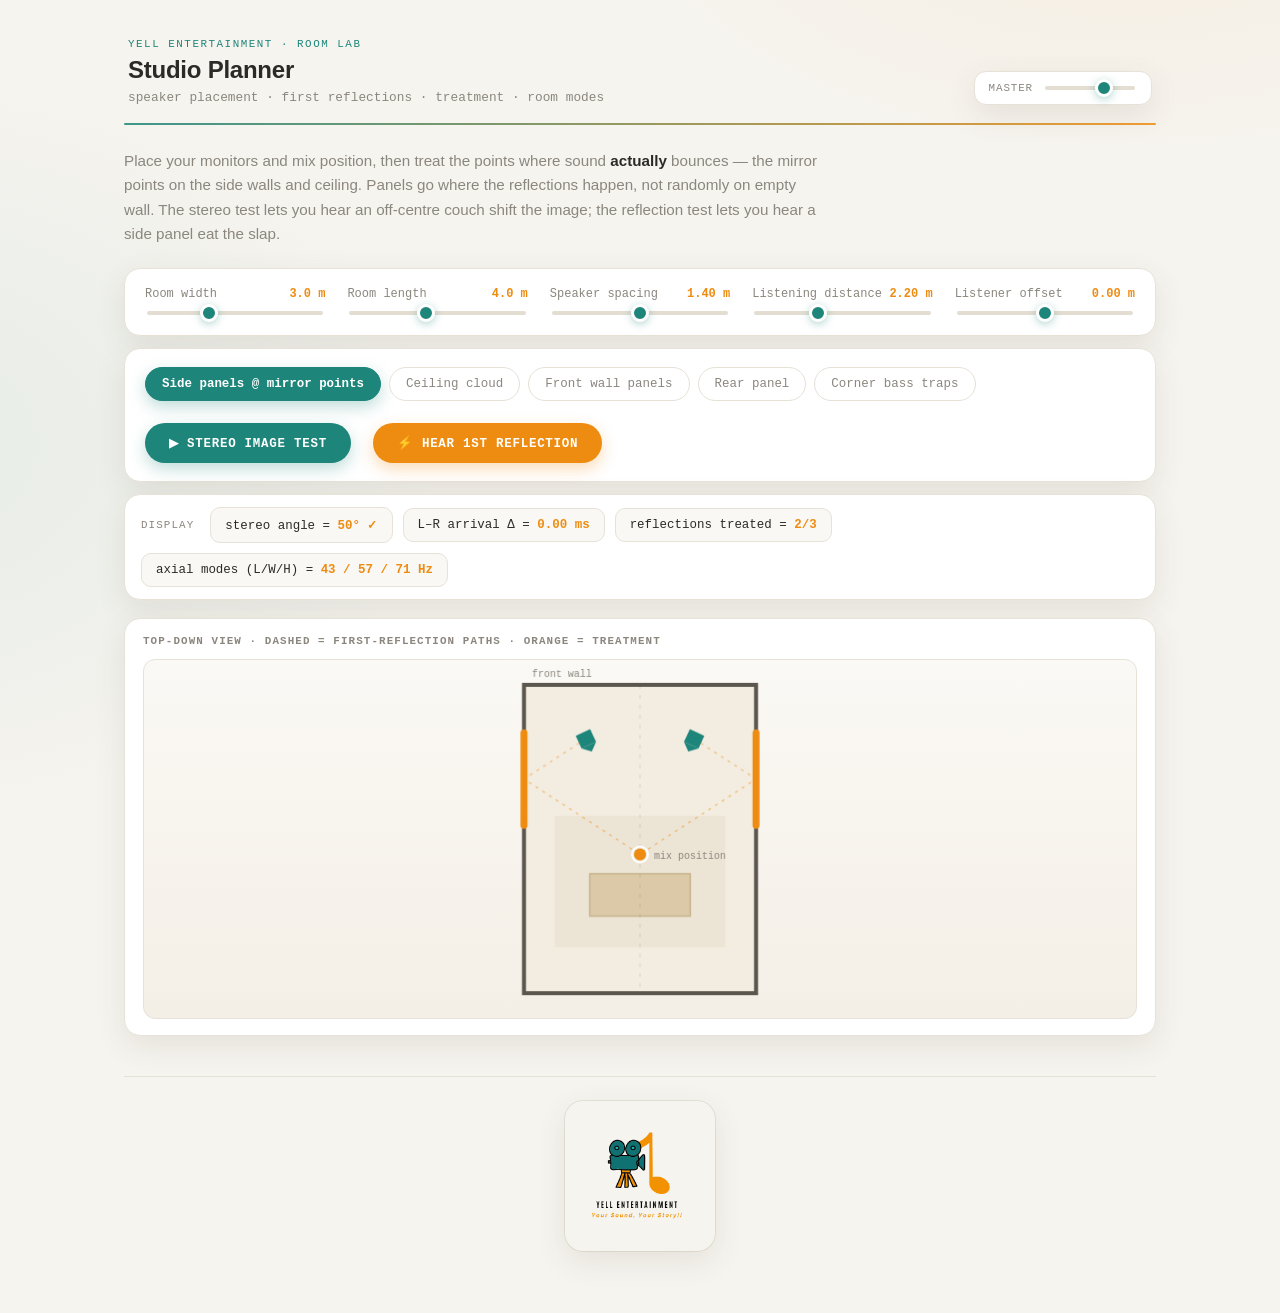
<file: studio-setup.html>
<!DOCTYPE html>
<html lang="en">
<head>
<meta charset="UTF-8">
<meta name="viewport" content="width=device-width, initial-scale=1.0">
<title>Studio Planner — Yell Entertainment Interactive Lab</title>
<link rel="icon" type="image/png" href="yell-logo.png">
<meta property="og:title" content="Studio Planner — Yell Entertainment Lab">
<meta property="og:description" content="Speaker placement, first-reflection points and treatment for small rooms — interactive.">
<meta property="og:image" content="og-image.png">
<style>
  :root{
    --bg:#f6f4ef;
    --card:#ffffff;
    --line:#e7e2d8;
    --ink:#2b2a26;
    --muted:#8b877e;
    --teal:#1e857a;
    --teal-soft:#e3f0ee;
    --amber:#ee8c12;
    --amber-soft:#fdeeda;
    --shadow:0 10px 30px rgba(80,65,40,.10);
    --radius:16px;
    --mono: ui-monospace,'SF Mono','JetBrains Mono',Menlo,Consolas,monospace;
    --sans: -apple-system,BlinkMacSystemFont,'Segoe UI',Inter,Roboto,sans-serif;
  }
  *{box-sizing:border-box;}
  html,body{margin:0;padding:0;color:var(--ink);font-family:var(--sans);}
  body{background:
    radial-gradient(900px 500px at 88% -10%, rgba(238,140,18,.07), transparent 60%),
    radial-gradient(1000px 640px at -12% 34%, rgba(30,133,122,.08), transparent 60%),
    var(--bg);}
  :focus-visible{outline:2px solid var(--teal);outline-offset:2px;}
  .app{max-width:1080px;margin:0 auto;padding:32px 24px 60px;}

  .app-header{display:flex;justify-content:space-between;align-items:flex-end;gap:20px;flex-wrap:wrap;padding:6px 4px 18px;}
  .overline{margin:0 0 6px;font-family:var(--mono);font-size:0.68rem;letter-spacing:0.14em;text-transform:uppercase;color:var(--teal);}
  h1{font-size:1.5rem;font-weight:700;letter-spacing:-0.01em;margin:0 0 6px;color:var(--ink);}
  .subtitle{margin:0;color:var(--muted);font-size:0.8rem;font-family:var(--mono);}
  .brand-rule{height:2px;border-radius:1px;margin:0 0 24px;background:linear-gradient(90deg,var(--teal),var(--amber));opacity:.85;}
  .master-vol{display:flex;align-items:center;gap:10px;background:var(--card);border:1px solid var(--line);border-radius:12px;padding:10px 14px;box-shadow:var(--shadow);}
  .master-vol label{font-size:0.68rem;text-transform:uppercase;letter-spacing:0.08em;color:var(--muted);font-family:var(--mono);}

  .app-footer{display:flex;justify-content:center;margin-top:40px;padding-top:24px;border-top:1px solid var(--line);}
  .brand-logo{height:150px;width:auto;display:block;border-radius:18px;box-shadow:var(--shadow), 0 0 0 1px var(--line);}

  .caption{color:var(--muted);font-size:0.95rem;line-height:1.6;max-width:700px;margin:0 0 22px;}
  .caption em{color:var(--ink);font-style:normal;font-weight:600;}

  .card{background:var(--card);border:1px solid var(--line);border-radius:var(--radius);box-shadow:var(--shadow);}
  .controls-row{display:flex;align-items:center;gap:22px;flex-wrap:wrap;margin-bottom:12px;padding:18px 20px;}
  .info-row{display:flex;align-items:center;gap:10px;flex-wrap:wrap;margin-bottom:18px;padding:12px 16px;}
  .info-row .info-label{font-size:0.68rem;text-transform:uppercase;letter-spacing:0.1em;color:var(--muted);font-family:var(--mono);margin-right:6px;}

  .btn-group{display:flex;gap:8px;flex-wrap:wrap;}
  .shape-btn{background:var(--card);border:1px solid var(--line);color:var(--muted);padding:9px 16px;border-radius:999px;font-size:0.78rem;font-family:var(--mono);cursor:pointer;transition:all .15s;}
  .shape-btn:hover{color:var(--ink);border-color:var(--teal);}
  .shape-btn.active{color:#fff;background:var(--teal);border-color:var(--teal);font-weight:700;box-shadow:0 6px 16px rgba(30,133,122,.28);}

  .slider-group{display:flex;flex-direction:column;gap:8px;min-width:170px;flex:1;}
  .slider-group .label-row{display:flex;justify-content:space-between;font-size:0.75rem;color:var(--muted);font-family:var(--mono);}
  .slider-group .val{color:var(--amber);font-weight:700;}
  input[type=range]{-webkit-appearance:none;appearance:none;height:4px;background:#e3ddd2;border-radius:2px;outline:none;}
  input[type=range]::-webkit-slider-thumb{-webkit-appearance:none;width:18px;height:18px;border-radius:50%;background:var(--teal);cursor:pointer;border:3px solid #fff;box-shadow:0 2px 8px rgba(30,133,122,.35);}
  input[type=range]::-moz-range-thumb{width:18px;height:18px;border-radius:50%;background:var(--teal);cursor:pointer;border:3px solid #fff;box-shadow:0 2px 8px rgba(30,133,122,.35);}

  .play-btn{background:var(--teal);color:#fff;border:none;padding:12px 24px;border-radius:999px;font-size:0.78rem;font-family:var(--mono);text-transform:uppercase;letter-spacing:0.06em;font-weight:700;cursor:pointer;transition:all .15s;box-shadow:0 6px 16px rgba(30,133,122,.28);}
  .play-btn:hover{filter:brightness(1.08);}
  .play-btn:active{transform:scale(0.97);}
  .play-btn.fire{background:var(--amber);box-shadow:0 6px 16px rgba(238,140,18,.3);}

  .readout{font-family:var(--mono);font-size:0.78rem;color:var(--ink);background:#faf8f4;border:1px solid var(--line);padding:9px 14px;border-radius:10px;}
  .readout .hi{color:var(--amber);font-weight:700;}

  .viz{padding:16px 18px;margin-bottom:14px;}
  .viz h4{margin:0 0 12px;font-size:0.68rem;text-transform:uppercase;letter-spacing:0.1em;color:var(--muted);font-weight:600;font-family:var(--mono);}
  canvas{width:100%;height:360px;display:block;border-radius:12px;background:
    linear-gradient(180deg,#fbf9f5 0%,#f4efe6 100%);border:1px solid var(--line);}

  @media (max-width:640px){
    .controls-row{flex-direction:column;align-items:stretch;}
    .slider-group{min-width:100%;}
    .brand-logo{height:120px;}
  }
</style>
</head>
<body>
<div class="app">
  <header class="app-header">
    <div>
      <p class="overline">Yell Entertainment · Room Lab</p>
      <h1>Studio Planner</h1>
      <p class="subtitle">speaker placement · first reflections · treatment · room modes</p>
    </div>
    <div class="master-vol">
      <label for="masterVol">Master</label>
      <input type="range" id="masterVol" min="0" max="100" value="70" style="width:90px;" aria-label="Master volume">
    </div>
  </header>
  <div class="brand-rule" aria-hidden="true"></div>

  <p class="caption">Place your monitors and mix position, then treat the points where sound <em>actually</em> bounces — the mirror points on the side walls and ceiling. Panels go where the reflections happen, not randomly on empty wall. The stereo test lets you hear an off-centre couch shift the image; the reflection test lets you hear a side panel eat the slap.</p>

  <div class="card controls-row">
    <div class="slider-group">
      <div class="label-row"><span>Room width</span><span class="val" id="ssWVal">3.0 m</span></div>
      <input type="range" id="ssW" min="2" max="5" step="0.1" value="3" aria-label="Room width">
    </div>
    <div class="slider-group">
      <div class="label-row"><span>Room length</span><span class="val" id="ssLVal">4.0 m</span></div>
      <input type="range" id="ssL" min="2.5" max="6" step="0.1" value="4" aria-label="Room length">
    </div>
    <div class="slider-group">
      <div class="label-row"><span>Speaker spacing</span><span class="val" id="ssSpVal">1.40 m</span></div>
      <input type="range" id="ssSp" min="0.8" max="2" step="0.05" value="1.4" aria-label="Speaker spacing">
    </div>
    <div class="slider-group">
      <div class="label-row"><span>Listening distance</span><span class="val" id="ssLdVal">2.20 m</span></div>
      <input type="range" id="ssLd" min="1" max="4.5" step="0.05" value="2.2" aria-label="Listening distance from front wall">
    </div>
    <div class="slider-group">
      <div class="label-row"><span>Listener offset</span><span class="val" id="ssOffVal">0.00 m</span></div>
      <input type="range" id="ssOff" min="-0.75" max="0.75" step="0.05" value="0" aria-label="Listener offset from centre">
    </div>
  </div>

  <div class="card controls-row">
    <div class="btn-group" id="ssPanels">
      <button class="shape-btn active" data-p="side">Side panels @ mirror points</button>
      <button class="shape-btn" data-p="cloud">Ceiling cloud</button>
      <button class="shape-btn" data-p="front">Front wall panels</button>
      <button class="shape-btn" data-p="rear">Rear panel</button>
      <button class="shape-btn" data-p="traps">Corner bass traps</button>
    </div>
    <button class="play-btn" id="ssStereo">▶ Stereo image test</button>
    <button class="play-btn fire" id="ssRefl">⚡ Hear 1st reflection</button>
  </div>

  <div class="card info-row">
    <span class="info-label">Display</span>
    <div class="readout">stereo angle = <span class="hi" id="ssAngle">60°</span></div>
    <div class="readout">L–R arrival Δ = <span class="hi" id="ssDelta">0.00 ms</span></div>
    <div class="readout">reflections treated = <span class="hi" id="ssTreated">2/3</span></div>
    <div class="readout">axial modes (L/W/H) = <span class="hi" id="ssModes">43 / 57 / 71 Hz</span></div>
  </div>

  <div class="card viz">
    <h4>Top-down view · dashed = first-reflection paths · orange = treatment</h4>
    <canvas id="cvStudio"></canvas>
  </div>

  <footer class="app-footer">
    <img class="brand-logo" src="yell-logo.png" alt="Yell Entertainment — Your Sound, Your Story!!">
  </footer>
</div>

<script>
(function(){
  'use strict';
  const V=343, H_ROOM=2.4, SPK_Y=0.7;
  const C={ ink:'#4a463d', muted:'#8b877e', amber:'#ee8c12', teal:'#1e857a',
            grid:'rgba(74,70,61,0.14)', wall:'#5b574e',
            floor:'#f3ede1', rug:'#ece4d4', desk:'#dcc9a8', deskEdge:'#c9b58f' };
  const FONT_MONO="ui-monospace,'SF Mono',Menlo,Consolas,monospace";
  function $(id){return document.getElementById(id);}
  function setText(id,s){const el=$(id); if(el&&el.textContent!==s) el.textContent=s;}
  function on(id,ev,fn){const el=$(id); if(el) el.addEventListener(ev,fn); return el;}

  // ---------------- audio ----------------
  let ctx=null, masterGain=null, limiter=null, noiseBuf=null;
  function ensureAudio(){
    if(ctx) return;
    ctx=new (window.AudioContext||window.webkitAudioContext)();
    masterGain=ctx.createGain(); masterGain.gain.value=($('masterVol')? +$('masterVol').value:70)/100;
    limiter=ctx.createDynamicsCompressor();
    limiter.threshold.value=-6; limiter.knee.value=0; limiter.ratio.value=20;
    masterGain.connect(limiter); limiter.connect(ctx.destination);
  }
  on('masterVol','input',e=>{ if(masterGain) masterGain.gain.setTargetAtTime(e.target.value/100,ctx.currentTime,0.02); });
  function makePink(sec){
    const sr=ctx.sampleRate,len=Math.floor(sr*sec),b=ctx.createBuffer(1,len,sr),d=b.getChannelData(0);
    let b0=0,b1=0,b2=0,b3=0,b4=0,b5=0,b6=0;
    for(let i=0;i<len;i++){const w=Math.random()*2-1;
      b0=0.99886*b0+w*0.0555179;b1=0.99332*b1+w*0.0750759;b2=0.96900*b2+w*0.1538520;
      b3=0.86650*b3+w*0.3104856;b4=0.55000*b4+w*0.5329522;b5=-0.7616*b5-w*0.0168980;
      d[i]=(b0+b1+b2+b3+b4+b5+b6+w*0.5362)*0.11;b6=w*0.115926;}
    return b;
  }
  function burstPan(vol,delay,pan){
    if(!ctx) return;
    if(!noiseBuf) noiseBuf=makePink(0.3);
    const t=ctx.currentTime+Math.max(0,delay);
    const s=ctx.createBufferSource(); s.buffer=noiseBuf;
    const g=ctx.createGain(); g.gain.value=vol; s.connect(g);
    let out=g;
    if(ctx.createStereoPanner){const p=ctx.createStereoPanner(); p.pan.value=pan; g.connect(p); out=p;}
    out.connect(masterGain); s.start(t);
  }
  function clickPan(vol,delay,pan){
    if(!ctx) return;
    const t=ctx.currentTime+Math.max(0,delay);
    const o=ctx.createOscillator(),g=ctx.createGain();
    o.type='square'; o.frequency.value=800;
    g.gain.setValueAtTime(0.0001,t);
    g.gain.linearRampToValueAtTime(0.12*vol,t+0.002);
    g.gain.exponentialRampToValueAtTime(0.001,t+0.05);
    o.connect(g); let out=g;
    if(ctx.createStereoPanner){const p=ctx.createStereoPanner(); p.pan.value=pan; g.connect(p); out=p;}
    out.connect(masterGain); o.start(t); o.stop(t+0.06);
  }

  // ---------------- canvas ----------------
  const cv={el:$('cvStudio'),ctx:null,w:0,h:0};
  function resize(){
    const dpr=window.devicePixelRatio||1,r=cv.el.getBoundingClientRect();
    cv.w=Math.max(r.width,50); cv.h=Math.max(r.height,50);
    cv.el.width=cv.w*dpr; cv.el.height=cv.h*dpr;
    cv.ctx=cv.el.getContext('2d'); cv.ctx.setTransform(dpr,0,0,dpr,0,0);
  }
  window.addEventListener('resize',resize); resize();

  const S={ w:3, l:4, sp:1.4, ld:2.2, off:0,
            panels:{side:true,cloud:false,front:false,rear:false,traps:false} };

  // clean geometry: speakers, listener, stereo angle, side-wall mirror points
  function geo(){
    const w=S.w, l=Math.max(S.ld+0.6, S.l);
    const sl={x:w/2-S.sp/2, y:SPK_Y};
    const sr={x:w/2+S.sp/2, y:SPK_Y};
    const L ={x:w/2+S.off, y:Math.min(S.ld, l-0.3)};
    const d=(a,b)=>Math.hypot(a.x-b.x,a.y-b.y);
    const dL=d(sl,L), dR=d(sr,L);
    const va={x:sl.x-L.x,y:sl.y-L.y}, vb={x:sr.x-L.x,y:sr.y-L.y};
    const cos=(va.x*vb.x+va.y*vb.y)/(dL*dR);
    const angle=Math.acos(Math.min(1,Math.max(-1,cos)))*180/Math.PI;
    const tL=sl.x/(L.x+sl.x);
    const pL={x:0, y:sl.y+tL*(L.y-sl.y)};
    const imR=2*w-sr.x;
    const tR=(w-imR)/(L.x-imR);
    const pR={x:w, y:sr.y+tR*(L.y-sr.y)};
    return {w,l,sl,sr,L,dL,dR,angle,pL,pR};
  }

  function updateInfo(){
    S.w=+($('ssW')? $('ssW').value:3); S.l=+($('ssL')? $('ssL').value:4);
    S.sp=+($('ssSp')? $('ssSp').value:1.4); S.ld=+($('ssLd')? $('ssLd').value:2.2);
    S.off=+($('ssOff')? $('ssOff').value:0);
    setText('ssWVal',S.w.toFixed(1)+' m'); setText('ssLVal',S.l.toFixed(1)+' m');
    setText('ssSpVal',S.sp.toFixed(2)+' m'); setText('ssLdVal',S.ld.toFixed(2)+' m');
    setText('ssOffVal',S.off.toFixed(2)+' m');
    const g=geo();
    setText('ssAngle',Math.round(g.angle)+'°'+(Math.abs(g.angle-60)<=10?' ✓':' (aim 60°)'));
    setText('ssDelta',Math.abs((g.dR-g.dL)*1000/V).toFixed(2)+' ms');
    const treated=(S.panels.side?2:0)+(S.panels.cloud?1:0);
    setText('ssTreated',treated+'/3');
    setText('ssModes',Math.round(V/(2*S.l))+' / '+Math.round(V/(2*S.w))+' / '+Math.round(V/(2*H_ROOM))+' Hz');
  }
  ['ssW','ssL','ssSp','ssLd','ssOff'].forEach(id=>on(id,'input',updateInfo));
  document.querySelectorAll('#ssPanels .shape-btn').forEach(btn=>{
    btn.addEventListener('click',()=>{
      btn.classList.toggle('active');
      S.panels[btn.dataset.p]=btn.classList.contains('active');
      updateInfo();
    });
  });

  on('ssStereo','click',()=>{
    ensureAudio(); ctx.resume();
    const g=geo(), dmin=Math.min(g.dL,g.dR);
    burstPan(0.5*(dmin/g.dL), (g.dL-dmin)/V, -0.7);
    burstPan(0.5*(dmin/g.dR), (g.dR-dmin)/V,  0.7);
  });
  on('ssRefl','click',()=>{
    ensureAudio(); ctx.resume();
    const g=geo();
    clickPan(0.8,0,-0.4);
    const path=Math.hypot(g.sl.x-g.pL.x,g.sl.y-g.pL.y)+Math.hypot(g.pL.x-g.L.x,g.pL.y-g.L.y);
    clickPan(S.panels.side?0.1:0.35, (path-g.dL)/V, -0.4);
  });

  // ---------------- draw ----------------
  function draw(){
    if(!cv.ctx) return;
    const g=geo(), G=cv.ctx, w=cv.w, h=cv.h;
    G.clearRect(0,0,w,h);
    const sc=Math.min((w-50)/g.w,(h-50)/g.l);
    const ox=(w-g.w*sc)/2, oy=(h-g.l*sc)/2;
    const X=x=>ox+x*sc, Y=y=>oy+y*sc;

    // floor + rug + desk (calm interior vibe)
    G.fillStyle=C.floor; G.fillRect(ox,oy,g.w*sc,g.l*sc);
    G.fillStyle=C.rug;
    G.fillRect(X(g.L.x-1.1),Y(g.L.y-0.5),2.2*sc,1.7*sc);
    G.fillStyle=C.desk; G.strokeStyle=C.deskEdge; G.lineWidth=1.5;
    G.fillRect(X(g.L.x-0.65),Y(g.L.y+0.25),1.3*sc,0.55*sc);
    G.strokeRect(X(g.L.x-0.65),Y(g.L.y+0.25),1.3*sc,0.55*sc);

    // walls + centre line
    G.strokeStyle=C.wall; G.lineWidth=4; G.strokeRect(ox,oy,g.w*sc,g.l*sc);
    G.setLineDash([4,6]); G.strokeStyle=C.grid; G.lineWidth=1;
    G.beginPath(); G.moveTo(X(g.w/2),oy); G.lineTo(X(g.w/2),oy+g.l*sc); G.stroke();
    G.setLineDash([]);

    // first-reflection paths
    const path=(P,Sp)=>{ G.beginPath(); G.moveTo(X(Sp.x),Y(Sp.y)); G.lineTo(X(P.x),Y(P.y)); G.lineTo(X(g.L.x),Y(g.L.y)); G.stroke(); };
    G.setLineDash([3,5]); G.lineWidth=1.4;
    G.strokeStyle=S.panels.side?'rgba(238,140,18,0.45)':'rgba(30,133,122,0.55)';
    path(g.pL,g.sl); path(g.pR,g.sr);
    G.setLineDash([]);

    // treatment
    if(S.panels.side){
      G.strokeStyle=C.amber; G.lineWidth=7; G.lineCap='round';
      G.beginPath(); G.moveTo(X(0),Y(g.pL.y-0.6)); G.lineTo(X(0),Y(g.pL.y+0.6)); G.stroke();
      G.beginPath(); G.moveTo(X(g.w),Y(g.pR.y-0.6)); G.lineTo(X(g.w),Y(g.pR.y+0.6)); G.stroke();
      G.lineCap='butt';
    }
    if(S.panels.cloud){
      const cx=((g.sl.x+g.sr.x)/2+g.L.x)/2, cy=(SPK_Y+g.L.y)/2;
      G.setLineDash([6,5]); G.strokeStyle=C.amber; G.lineWidth=2.5;
      G.strokeRect(X(cx-0.6),Y(cy-0.6),1.2*sc,1.2*sc); G.setLineDash([]);
      G.fillStyle=C.muted; G.font=`10px ${FONT_MONO}`; G.textAlign='left';
      G.fillText('ceiling cloud',X(cx-0.6),Y(cy-0.6)-6);
    }
    if(S.panels.front){
      G.strokeStyle=C.amber; G.lineWidth=7; G.lineCap='round';
      G.beginPath(); G.moveTo(X(g.sl.x-0.3),Y(0)); G.lineTo(X(g.sl.x+0.3),Y(0)); G.stroke();
      G.beginPath(); G.moveTo(X(g.sr.x-0.3),Y(0)); G.lineTo(X(g.sr.x+0.3),Y(0)); G.stroke();
      G.lineCap='butt';
    }
    if(S.panels.rear){
      G.strokeStyle=C.amber; G.lineWidth=7; G.lineCap='round';
      G.beginPath(); G.moveTo(X(g.w/2-0.6),Y(g.l)); G.lineTo(X(g.w/2+0.6),Y(g.l)); G.stroke();
      G.lineCap='butt';
    }
    if(S.panels.traps){
      G.strokeStyle=C.amber; G.lineWidth=3.5;
      [[ox,oy,0],[ox+g.w*sc,oy,Math.PI/2],[ox+g.w*sc,oy+g.l*sc,Math.PI],[ox,oy+g.l*sc,Math.PI*1.5]].forEach(c=>{
        G.beginPath(); G.arc(c[0],c[1],0.35*sc,c[2],c[2]+Math.PI/2); G.stroke();
      });
    }

    // speakers toed-in to listener
    [g.sl,g.sr].forEach(sp=>{
      const a=Math.atan2(g.L.y-sp.y,g.L.x-sp.x);
      G.save(); G.translate(X(sp.x),Y(sp.y)); G.rotate(a);
      G.fillStyle=C.teal; G.fillRect(-7,-8,14,16);
      G.beginPath(); G.moveTo(7,-8); G.lineTo(14,0); G.lineTo(7,8); G.closePath(); G.fill();
      G.restore();
    });

    // listener
    G.fillStyle=C.amber; G.beginPath(); G.arc(X(g.L.x),Y(g.L.y),6,0,Math.PI*2); G.fill();
    G.strokeStyle='#fff'; G.lineWidth=2; G.beginPath(); G.arc(X(g.L.x),Y(g.L.y),8,0,Math.PI*2); G.stroke();

    G.fillStyle=C.muted; G.font=`10px ${FONT_MONO}`; G.textAlign='left';
    G.fillText('front wall',ox+8,oy-8);
    G.fillText('mix position',X(g.L.x)+14,Y(g.L.y)+4);
  }

  let last=0;
  function loop(now){
    const dt=now-last; last=now;
    if(dt>0&&dt<100) draw();
    requestAnimationFrame(loop);
  }
  updateInfo(); requestAnimationFrame(loop);
})();
</script>
</body>
</html>
</file>
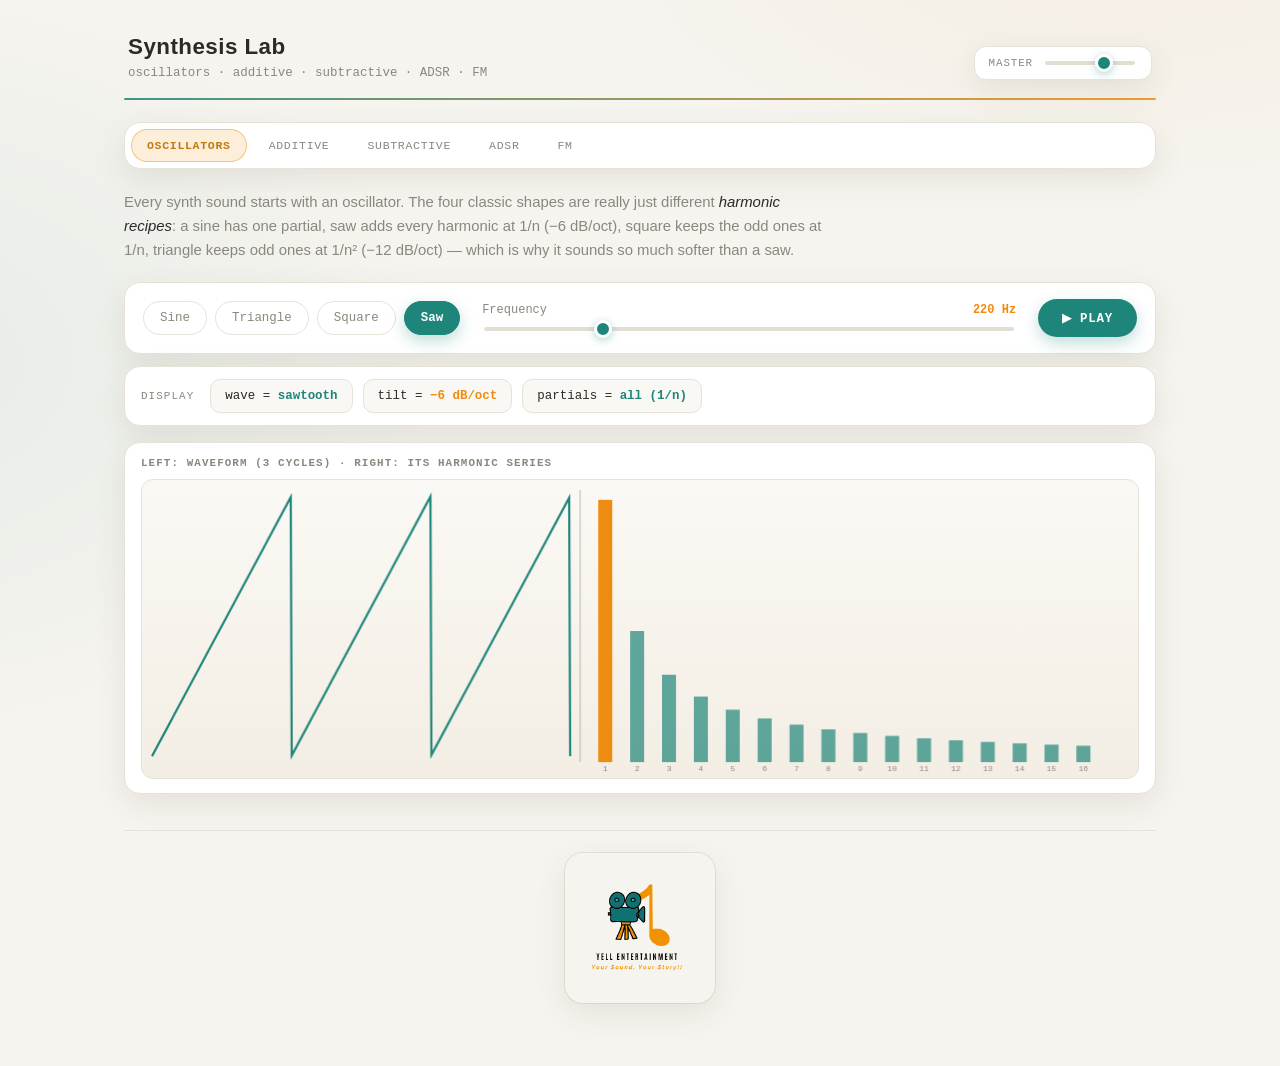
<file: synthesis-lab.html>
<!DOCTYPE html>
<html lang="en">
<head>
<meta charset="UTF-8">
<meta name="viewport" content="width=device-width, initial-scale=1.0">
<title>Synthesis Lab — Yell Entertainment Interactive Lab</title>
<link rel="icon" type="image/png" href="yell-logo.png">
<meta property="og:title" content="Synthesis Lab — Yell Entertainment">
<meta property="og:description" content="Oscillators, additive drawbars, subtractive filtering, ADSR and FM synthesis — interactive.">
<meta property="og:image" content="og-image.png">
<style>
  :root{
    --bg:#f6f4ef; --card:#ffffff; --line:#e7e2d8; --ink:#2b2a26; --muted:#8b877e;
    --teal:#1e857a; --teal-bright:#2aa79b; --teal-soft:#e3f0ee;
    --amber:#ee8c12; --amber-soft:#fdeeda; --amber-ink:#c07a10; --danger:#d65454;
    --shadow:0 10px 30px rgba(80,65,40,.10); --radius:16px;
    --mono: ui-monospace,'SF Mono','JetBrains Mono',Menlo,Consolas,monospace;
    --sans: -apple-system,BlinkMacSystemFont,'Segoe UI',Inter,Roboto,sans-serif;
  }
  *{box-sizing:border-box;}
  html,body{margin:0;padding:0;color:var(--ink);font-family:var(--sans);}
  body{background:
    radial-gradient(900px 500px at 88% -10%, rgba(238,140,18,.07), transparent 60%),
    radial-gradient(1000px 640px at -12% 34%, rgba(30,133,122,.08), transparent 60%),
    var(--bg);}
  :focus-visible{outline:2px solid var(--teal);outline-offset:2px;}
  .app{max-width:1080px;margin:0 auto;padding:28px 24px 60px;}
  .app-header{display:flex;justify-content:space-between;align-items:flex-end;gap:20px;flex-wrap:wrap;padding:6px 4px 18px;}
  h1{font-size:1.4rem;font-weight:700;letter-spacing:0.02em;margin:0 0 6px;color:var(--ink);}
  .subtitle{margin:0;color:var(--muted);font-size:0.78rem;font-family:var(--mono);}
  .brand-rule{height:2px;border-radius:1px;margin:0 0 22px;background:linear-gradient(90deg,var(--teal),var(--amber));opacity:.85;}
  .master-vol{display:flex;align-items:center;gap:10px;background:var(--card);border:1px solid var(--line);border-radius:12px;padding:10px 14px;box-shadow:var(--shadow);}
  .master-vol label{font-size:0.68rem;text-transform:uppercase;letter-spacing:0.08em;color:var(--muted);font-family:var(--mono);}
  .app-footer{display:flex;justify-content:center;border-top:1px solid var(--line);margin-top:36px;padding-top:22px;}
  .brand-logo{height:150px;width:auto;display:block;border-radius:18px;box-shadow:var(--shadow), 0 0 0 1px var(--line);}
  .tabs{display:flex;gap:6px;margin-bottom:22px;padding:6px;background:var(--card);border:1px solid var(--line);border-radius:var(--radius);box-shadow:var(--shadow);flex-wrap:wrap;}
  .tab-btn{background:transparent;border:none;color:var(--muted);padding:10px 16px;font-size:0.72rem;font-family:var(--mono);text-transform:uppercase;letter-spacing:0.06em;cursor:pointer;border-radius:999px;transition:all .18s;}
  .tab-btn:hover{color:var(--ink);background:var(--teal-soft);}
  .tab-btn.active{color:var(--amber-ink);background:var(--amber-soft);font-weight:700;box-shadow:inset 0 0 0 1px rgba(238,140,18,.45);}
  .panel{display:none;}
  .panel.active{display:block;animation:fade .25s ease;}
  @keyframes fade{from{opacity:0;transform:translateY(4px);}to{opacity:1;transform:none;}}
  @media (prefers-reduced-motion: reduce){ .panel.active{animation:none;} }
  .caption{color:var(--muted);font-size:0.93rem;line-height:1.6;max-width:700px;margin:0 0 20px;}
  .caption em{color:var(--ink);}
  .controls-row{display:flex;align-items:center;gap:22px;flex-wrap:wrap;margin-bottom:12px;padding:16px 18px;background:var(--card);border:1px solid var(--line);border-radius:var(--radius);box-shadow:var(--shadow);}
  .info-row{display:flex;align-items:center;gap:10px;flex-wrap:wrap;margin-bottom:16px;padding:12px 16px;background:var(--card);border:1px solid var(--line);border-radius:var(--radius);box-shadow:var(--shadow);}
  .info-row .info-label{font-size:0.68rem;text-transform:uppercase;letter-spacing:0.1em;color:var(--muted);font-family:var(--mono);margin-right:6px;}
  .btn-group{display:flex;gap:8px;flex-wrap:wrap;}
  .shape-btn{background:var(--card);border:1px solid var(--line);color:var(--muted);padding:9px 16px;border-radius:999px;font-size:0.78rem;font-family:var(--mono);cursor:pointer;transition:all .15s;}
  .shape-btn:hover{color:var(--ink);border-color:var(--teal);}
  .shape-btn.active{color:#fff;background:var(--teal);border-color:var(--teal);font-weight:700;box-shadow:0 6px 16px rgba(30,133,122,.28);}
  .slider-group{display:flex;flex-direction:column;gap:8px;min-width:130px;flex:1;}
  .slider-group .label-row{display:flex;justify-content:space-between;font-size:0.75rem;color:var(--muted);font-family:var(--mono);}
  .slider-group .val{color:var(--amber);font-weight:700;}
  input[type=range]{-webkit-appearance:none;appearance:none;height:4px;background:#e3ddd2;border-radius:2px;outline:none;}
  input[type=range]::-webkit-slider-thumb{-webkit-appearance:none;width:18px;height:18px;border-radius:50%;background:var(--teal);cursor:pointer;border:3px solid #fff;box-shadow:0 2px 8px rgba(30,133,122,.35);}
  input[type=range]::-moz-range-thumb{width:18px;height:18px;border-radius:50%;background:var(--teal);cursor:pointer;border:3px solid #fff;box-shadow:0 2px 8px rgba(30,133,122,.35);}
  .play-btn{background:var(--teal);color:#fff;border:none;padding:11px 24px;border-radius:999px;font-size:0.78rem;font-family:var(--mono);text-transform:uppercase;letter-spacing:0.06em;font-weight:700;cursor:pointer;transition:all .15s;box-shadow:0 6px 16px rgba(30,133,122,.28);}
  .play-btn:hover{filter:brightness(1.08);}
  .play-btn:active{transform:scale(0.97);}
  .play-btn.playing{background:var(--danger);box-shadow:0 6px 16px rgba(214,84,84,.3);}
  .play-btn.fire{background:var(--amber);box-shadow:0 6px 16px rgba(238,140,18,.3);}
  .readout{font-family:var(--mono);font-size:0.78rem;color:var(--ink);background:#faf8f4;border:1px solid var(--line);padding:9px 14px;border-radius:10px;}
  .readout .hi{color:var(--amber);font-weight:700;}
  .readout .ht{color:var(--teal);font-weight:700;}
  .viz{background:var(--card);border:1px solid var(--line);border-radius:var(--radius);box-shadow:var(--shadow);padding:14px 16px;margin-bottom:14px;}
  .viz h4{margin:0 0 10px;font-size:0.68rem;text-transform:uppercase;letter-spacing:0.1em;color:var(--muted);font-weight:600;font-family:var(--mono);}
  canvas{width:100%;height:300px;display:block;border-radius:12px;border:1px solid var(--line);
    background:linear-gradient(180deg,#fbf9f5 0%,#f3eee4 100%);}
  @media (max-width:640px){
    .controls-row{flex-direction:column;align-items:stretch;}
    .slider-group{min-width:100%;}
    .brand-logo{height:120px;}
  }
</style>
</head>
<body>
<div class="app">
  <header class="app-header">
    <div>
      <h1>Synthesis Lab</h1>
      <p class="subtitle">oscillators · additive · subtractive · ADSR · FM</p>
    </div>
    <div class="master-vol">
      <label for="masterVol">Master</label>
      <input type="range" id="masterVol" min="0" max="100" value="70" style="width:90px;" aria-label="Master volume">
    </div>
  </header>
  <div class="brand-rule" aria-hidden="true"></div>

  <nav class="tabs">
    <button class="tab-btn active" data-tab="osc">Oscillators</button>
    <button class="tab-btn" data-tab="add">Additive</button>
    <button class="tab-btn" data-tab="sub">Subtractive</button>
    <button class="tab-btn" data-tab="adsr">ADSR</button>
    <button class="tab-btn" data-tab="fm">FM</button>
  </nav>

  <main>
    <section class="panel active" id="panel-osc">
      <p class="caption">Every synth sound starts with an oscillator. The four classic shapes are really just different <em>harmonic recipes</em>: a sine has one partial, saw adds every harmonic at 1/n (−6 dB/oct), square keeps the odd ones at 1/n, triangle keeps odd ones at 1/n² (−12 dB/oct) — which is why it sounds so much softer than a saw.</p>
      <div class="controls-row">
        <div class="btn-group" id="oWaves">
          <button class="shape-btn" data-w="sine">Sine</button>
          <button class="shape-btn" data-w="triangle">Triangle</button>
          <button class="shape-btn" data-w="square">Square</button>
          <button class="shape-btn active" data-w="sawtooth">Saw</button>
        </div>
        <div class="slider-group">
          <div class="label-row"><span>Frequency</span><span class="val" id="oFVal">220 Hz</span></div>
          <input type="range" id="oF" min="40" max="880" step="1" value="220" aria-label="Oscillator frequency">
        </div>
        <button class="play-btn" id="oPlay">▶ Play</button>
      </div>
      <div class="info-row">
        <span class="info-label">Display</span>
        <div class="readout">wave = <span class="ht" id="oW">saw</span></div>
        <div class="readout">tilt = <span class="hi" id="oTilt">−6 dB/oct</span></div>
        <div class="readout">partials = <span class="ht" id="oPart">all (1/n)</span></div>
      </div>
      <div class="viz">
        <h4>Left: waveform (3 cycles) · right: its harmonic series</h4>
        <canvas id="cvOsc"></canvas>
      </div>
    </section>

    <section class="panel" id="panel-add">
      <p class="caption">Fourier's promise: any periodic wave is a stack of sines at integer multiples of the fundamental. Push the drawbars and watch (and hear) the shape emerge. Try rebuilding the saw you just met — 100 / 50 / 33 / 25…</p>
      <div class="controls-row">
        <div class="btn-group" id="aPresets">
          <button class="shape-btn" data-p="sine">Sine</button>
          <button class="shape-btn" data-p="square">Square-ish</button>
          <button class="shape-btn active" data-p="saw">Saw-ish</button>
          <button class="shape-btn" data-p="tri">Triangle-ish</button>
          <button class="shape-btn" data-p="organ">Organ</button>
        </div>
        <button class="play-btn" id="aPlay">▶ Play</button>
      </div>
      <div class="controls-row" id="aBars"></div>
      <div class="info-row">
        <span class="info-label">Display</span>
        <div class="readout">8 partials</div>
        <div class="readout">timbre = <span class="ht" id="aName">saw-ish</span></div>
        <div class="readout">fundamental = <span class="hi">220 Hz</span></div>
      </div>
      <div class="viz">
        <h4>Summed waveform · drawbar spectrum</h4>
        <canvas id="cvAdd"></canvas>
      </div>
    </section>

    <section class="panel" id="panel-sub">
      <p class="caption">The analog workhorse: a harmonically rich oscillator (saw/square) pushed through a resonant lowpass. The filter doesn't add anything — it <em>sculpts</em> by removing harmonics above cutoff, and Q makes the ones at the edge ring. Sweep cutoff and hear the classic "wah".</p>
      <div class="controls-row">
        <div class="btn-group" id="sWaves">
          <button class="shape-btn active" data-w="sawtooth">Saw</button>
          <button class="shape-btn" data-w="square">Square</button>
        </div>
        <div class="slider-group">
          <div class="label-row"><span>Cutoff fc</span><span class="val" id="sFcVal">2.0 kHz</span></div>
          <input type="range" id="sFc" min="0" max="1000" step="1" value="667" aria-label="Filter cutoff (log)">
        </div>
        <div class="slider-group">
          <div class="label-row"><span>Resonance Q</span><span class="val" id="sQVal">5.0</span></div>
          <input type="range" id="sQ" min="0.3" max="20" step="0.1" value="5" aria-label="Filter Q">
        </div>
        <button class="play-btn" id="sPlay">▶ Play</button>
      </div>
      <div class="info-row">
        <span class="info-label">Display</span>
        <div class="readout">fc = <span class="ht" id="sFcr">2.0 kHz</span></div>
        <div class="readout">Q = <span class="hi" id="sQr">5.0</span></div>
        <div class="readout">harmonics inside fc = <span class="ht" id="sN">9</span></div>
      </div>
      <div class="viz">
        <h4>Harmonic series on log-f · teal curve = resonant lowpass · amber dot = cutoff</h4>
        <canvas id="cvSub"></canvas>
      </div>
    </section>

    <section class="panel" id="panel-adsr">
      <p class="caption">Pitch is only half the instrument — the <em>contour</em> tells you what it is. A fast attack reads as plucked/struck; a slow attack as bowed or pad-like. Trigger a note and watch the amp envelope: Attack to peak, Decay to Sustain level, held, then the Release tail after note-off.</p>
      <div class="controls-row">
        <div class="slider-group">
          <div class="label-row"><span>Attack</span><span class="val" id="eAVal">0.05 s</span></div>
          <input type="range" id="eA" min="0.005" max="1" step="0.005" value="0.05" aria-label="Attack">
        </div>
        <div class="slider-group">
          <div class="label-row"><span>Decay</span><span class="val" id="eDVal">0.20 s</span></div>
          <input type="range" id="eD" min="0.01" max="1" step="0.01" value="0.2" aria-label="Decay">
        </div>
        <div class="slider-group">
          <div class="label-row"><span>Sustain</span><span class="val" id="eSVal">70%</span></div>
          <input type="range" id="eS" min="0" max="100" step="1" value="70" aria-label="Sustain">
        </div>
        <div class="slider-group">
          <div class="label-row"><span>Release</span><span class="val" id="eRVal">0.40 s</span></div>
          <input type="range" id="eR" min="0.02" max="2" step="0.01" value="0.4" aria-label="Release">
        </div>
        <button class="play-btn fire" id="eNote">⚡ Note</button>
      </div>
      <div class="info-row">
        <span class="info-label">Display</span>
        <div class="readout">A = <span class="ht" id="eAr">0.05 s</span></div>
        <div class="readout">D = <span class="ht" id="eDr">0.20 s</span></div>
        <div class="readout">S = <span class="hi" id="eSr">70%</span></div>
        <div class="readout">R = <span class="hi" id="eRr">0.40 s</span></div>
        <div class="readout" id="eHint">fast A = pluck · slow A = pad</div>
      </div>
      <div class="viz">
        <h4>Amp envelope · hold 0.8 s · note-off marker · release tail</h4>
        <canvas id="cvAdsr"></canvas>
      </div>
    </section>

    <section class="panel" id="panel-fm">
      <p class="caption">Frequency modulation: a modulator oscillator wiggles the carrier's frequency. The spectrum doesn't just tilt — it grows <em>sidebands</em> at carrier ± k·fm with amplitudes given by Bessel functions Jₖ(I). Integer ratios give harmonic, musical tones; the index controls how bright.</p>
      <div class="controls-row">
        <div class="slider-group">
          <div class="label-row"><span>Carrier fc</span><span class="val" id="fCVal">220 Hz</span></div>
          <input type="range" id="fC" min="80" max="880" step="1" value="220" aria-label="Carrier frequency">
        </div>
        <div class="slider-group">
          <div class="label-row"><span>Ratio (fm/fc)</span><span class="val" id="fRVal">2.0</span></div>
          <input type="range" id="fR" min="0.5" max="6" step="0.5" value="2" aria-label="Modulator ratio">
        </div>
        <div class="slider-group">
          <div class="label-row"><span>Index I</span><span class="val" id="fIVal">3.0</span></div>
          <input type="range" id="fI" min="0" max="10" step="0.1" value="3" aria-label="Modulation index">
        </div>
        <button class="play-btn" id="fPlay">▶ Play</button>
      </div>
      <div class="info-row">
        <span class="info-label">Display</span>
        <div class="readout">fm = <span class="ht" id="fFm">440 Hz</span></div>
        <div class="readout">Δf = <span class="hi" id="fDev">1320 Hz</span></div>
        <div class="readout">BW (Carson) ≈ <span class="hi" id="fBw">3.5 kHz</span></div>
      </div>
      <div class="viz">
        <h4>FM waveform · sideband spectrum (Bessel amplitudes)</h4>
        <canvas id="cvFm"></canvas>
      </div>
    </section>
  </main>

  <footer class="app-footer">
    <img class="brand-logo" src="yell-logo.png" alt="Yell Entertainment — Your Sound, Your Story!!">
  </footer>
</div>

<script>
(function(){
  'use strict';
  let activeTab='osc';
  const COLOR={ink:'#2b2a26',muted:'#8b877e',amber:'#ee8c12',amberInk:'#c07a10',teal:'#1e857a',
               grid:'rgba(74,70,61,0.12)',rim:'rgba(74,70,61,0.35)'};
  const FONT_MONO="ui-monospace,'SF Mono',Menlo,Consolas,monospace";
  function $(id){return document.getElementById(id);}
  function setText(id,s){const el=$(id);if(el&&el.textContent!==s)el.textContent=s;}
  function on(id,ev,fn){const el=$(id);if(el)el.addEventListener(ev,fn);return el;}
  function fmtF(f){return f>=1000?(f/1000).toFixed(1)+' kHz':Math.round(f)+' Hz';}

  // ---------------- audio ----------------
  let ctx=null,masterGain=null,limiter=null;
  function ensureAudio(){
    if(ctx)return;
    ctx=new (window.AudioContext||window.webkitAudioContext)();
    masterGain=ctx.createGain();masterGain.gain.value=($('masterVol')?+$('masterVol').value:70)/100;
    limiter=ctx.createDynamicsCompressor();limiter.threshold.value=-10;limiter.knee.value=0;limiter.ratio.value=20;
    masterGain.connect(limiter);limiter.connect(ctx.destination);
  }
  on('masterVol','input',e=>{if(masterGain)masterGain.gain.setTargetAtTime(e.target.value/100,ctx.currentTime,0.02);});
  function setParam(p,v,tc){if(!ctx||!p)return;p.setTargetAtTime(v,ctx.currentTime,tc||0.015);}

  // ---------------- canvases ----------------
  const canvases=[];
  function reg(id){const el=$(id);const c={el,ctx:null,w:0,h:0};if(el){canvases.push(c);resizeOne(c);}return c;}
  function resizeOne(c){
    if(!c.el)return;
    const dpr=window.devicePixelRatio||1,r=c.el.getBoundingClientRect();
    c.w=Math.max(r.width,50);c.h=Math.max(r.height,50);
    c.el.width=c.w*dpr;c.el.height=c.h*dpr;
    c.ctx=c.el.getContext('2d');c.ctx.setTransform(dpr,0,0,dpr,0,0);
  }
  let resizeTO;
  window.addEventListener('resize',()=>{clearTimeout(resizeTO);resizeTO=setTimeout(()=>canvases.forEach(resizeOne),120);});
  function clear(c){if(c.ctx)c.ctx.clearRect(0,0,c.w,c.h);}
  function waveAt(w,ph){
    const x=ph-Math.floor(ph);
    if(w==='sine')return Math.sin(2*Math.PI*ph);
    if(w==='square')return Math.sin(2*Math.PI*ph)>=0?1:-1;
    if(w==='sawtooth')return 2*x-1;
    return 4*Math.abs(x-0.5)-1;
  }
  function harmAmp(w,n){
    if(w==='sine')return n===1?1:0;
    if(w==='square')return n%2?(1/n):0;
    if(w==='triangle')return n%2?(1/(n*n)):0;
    return 1/n;
  }
  function drawWave(g,x0,y0,ww,wh,fn,color){
    g.strokeStyle=color;g.lineWidth=2.2;g.beginPath();
    for(let i=0;i<=ww;i++){
      const v=fn(i/ww);
      const px=x0+i,py=y0+wh/2-v*(wh/2-6);
      i===0?g.moveTo(px,py):g.lineTo(px,py);
    }
    g.stroke();
  }
  function drawBars(g,x0,y0,ww,wh,amps,color){
    const n=amps.length;
    const bw=ww/(n+1);
    for(let i=0;i<n;i++){
      const a=amps[i];
      if(a<=0.001)continue;
      g.fillStyle=i===0?COLOR.amber:color;
      g.fillRect(x0+bw*(i+0.6)-bw*0.22,y0+wh-a*(wh-10),bw*0.44,a*(wh-10));
      g.fillStyle=COLOR.muted;g.font=`8px ${FONT_MONO}`;g.textAlign='center';
      g.fillText(i+1,x0+bw*(i+0.6),y0+wh+9);
    }
  }

  // ================= 1: OSCILLATORS =================
  const O={w:'sawtooth',f:220,on:false,osc:null};
  const cvO=reg('cvOsc');
  function updateO(){
    setText('oFVal',O.f+' Hz');
    setText('oW',O.w);
    setText('oTilt',O.w==='sine'?'—':O.w==='triangle'?'−12 dB/oct':'−6 dB/oct');
    setText('oPart',O.w==='sine'?'1':O.w==='sawtooth'?'all (1/n)':O.w==='square'?'odd (1/n)':'odd (1/n²)');
    if(O.osc)setParam(O.osc.frequency,O.f);
  }
  on('oF','input',e=>{O.f=+e.target.value;updateO();});
  document.querySelectorAll('#oWaves .shape-btn').forEach(b=>{
    b.addEventListener('click',()=>{
      document.querySelectorAll('#oWaves .shape-btn').forEach(x=>x.classList.remove('active'));
      b.classList.add('active');O.w=b.dataset.w;
      if(O.osc)O.osc.type=O.w;
      updateO();
    });
  });
  on('oPlay','click',()=>O.on?stopO():playO());
  function playO(){
    ensureAudio();ctx.resume();stopAll();
    O.osc=ctx.createOscillator();O.osc.type=O.w;O.osc.frequency.value=O.f;
    const g=ctx.createGain();g.gain.value=0.18;
    O.osc.connect(g);g.connect(masterGain);O.osc.start();O.on=true;
    const b=$('oPlay');if(b){b.textContent='■ Stop';b.classList.add('playing');}
  }
  function stopO(){
    if(O.osc){try{O.osc.stop();}catch(e){}O.osc.disconnect();O.osc=null;}
    O.on=false;
    const b=$('oPlay');if(b){b.textContent='▶ Play';b.classList.remove('playing');}
  }
  function drawO(){
    if(!cvO.ctx)return;
    clear(cvO);
    const g=cvO.ctx,w=cvO.w,h=cvO.h;
    const mid=Math.floor(w*0.44);
    g.strokeStyle=COLOR.rim;g.lineWidth=1;
    g.beginPath();g.moveTo(mid,10);g.lineTo(mid,h-16);g.stroke();
    drawWave(g,10,10,mid-20,h-26,ph=>waveAt(O.w,ph*3),COLOR.teal);
    const amps=[];for(let n=1;n<=16;n++)amps.push(harmAmp(O.w,n));
    drawBars(g,mid+6,10,w-mid-16,h-26,amps,'rgba(30,133,122,0.7)');
  }
  updateO();

  // ================= 2: ADDITIVE =================
  const PRESETS={
    sine:[100,0,0,0,0,0,0,0],
    square:[100,0,33,0,20,0,14,0],
    saw:[100,50,33,25,20,17,14,12],
    tri:[100,0,11,0,4,0,2,0],
    organ:[100,0,80,0,60,0,35,20]
  };
  const A={amps:PRESETS.saw.slice(),on:false,oscs:[],gains:[],name:'saw-ish'};
  const cvA=reg('cvAdd');
  const barsRow=$('aBars');
  for(let n=1;n<=8;n++){
    const d=document.createElement('div');d.className='slider-group';d.style.minWidth='70px';
    d.innerHTML='<div class="label-row"><span>H'+n+'</span></div>'+
      '<input type="range" id="aH'+n+'" min="0" max="100" step="1" value="'+A.amps[n-1]+'" aria-label="Harmonic '+n+'">';
    barsRow.appendChild(d);
  }
  function applyA(){
    for(let n=1;n<=8;n++){
      if(A.gains[n-1])setParam(A.gains[n-1].gain,A.amps[n-1]/100*0.16);
      const s=$('aH'+n);if(s&&+s.value!==A.amps[n-1])s.value=A.amps[n-1];
    }
  }
  for(let n=1;n<=8;n++){
    on('aH'+n,'input',e=>{A.amps[n-1]=+e.target.value;A.name='custom';setText('aName','custom');applyA();});
  }
  document.querySelectorAll('#aPresets .shape-btn').forEach(b=>{
    b.addEventListener('click',()=>{
      document.querySelectorAll('#aPresets .shape-btn').forEach(x=>x.classList.remove('active'));
      b.classList.add('active');
      A.amps=PRESETS[b.dataset.p].slice();A.name=b.textContent;
      setText('aName',b.textContent);applyA();
    });
  });
  on('aPlay','click',()=>A.on?stopA():playA());
  function playA(){
    ensureAudio();ctx.resume();stopAll();
    A.oscs=[];A.gains=[];
    for(let n=1;n<=8;n++){
      const o=ctx.createOscillator();o.type='sine';o.frequency.value=220*n;
      const g=ctx.createGain();g.gain.value=A.amps[n-1]/100*0.16;
      o.connect(g);g.connect(masterGain);o.start();
      A.oscs.push(o);A.gains.push(g);
    }
    A.on=true;
    const b=$('aPlay');if(b){b.textContent='■ Stop';b.classList.add('playing');}
  }
  function stopA(){
    A.oscs.forEach(o=>{try{o.stop();}catch(e){}o.disconnect();});
    A.oscs=[];A.gains=[];A.on=false;
    const b=$('aPlay');if(b){b.textContent='▶ Play';b.classList.remove('playing');}
  }
  function drawA(){
    if(!cvA.ctx)return;
    clear(cvA);
    const g=cvA.ctx,w=cvO? cvA.w:0;
    const mid=Math.floor(cvA.w*0.44);
    g.strokeStyle=COLOR.rim;g.lineWidth=1;
    g.beginPath();g.moveTo(mid,10);g.lineTo(mid,cvA.h-16);g.stroke();
    drawWave(g,10,10,mid-20,cvA.h-26,ph=>{
      let s=0;for(let n=1;n<=8;n++)s+=A.amps[n-1]/100*Math.sin(2*Math.PI*n*ph);
      return s*0.7;
    },COLOR.teal);
    drawBars(g,mid+6,10,cvA.w-mid-16,cvA.h-26,A.amps.map(v=>v/100),'rgba(30,133,122,0.7)');
  }

  // ================= 3: SUBTRACTIVE =================
  const S={w:'sawtooth',fc:2000,q:5,on:false,osc:null,filt:null};
  const cvS=reg('cvSub');
  function sFcFromSlider(v){return 40*Math.pow(500,v/1000);} // 40..20000
  function filtMag(f){
    const x=f/S.fc;
    return 1/Math.sqrt(Math.pow(1-x*x,2)+Math.pow(x/S.q,2));
  }
  function updateS(){
    setText('sFcVal',fmtF(S.fc));setText('sFcr',fmtF(S.fc));
    setText('sQVal',S.q.toFixed(1));setText('sQr',S.q.toFixed(1));
    setText('sN',Math.max(1,Math.floor(S.fc/220)));
    if(S.filt){setParam(S.filt.frequency,S.fc);setParam(S.filt.Q,S.q);}
  }
  on('sFc','input',e=>{S.fc=sFcFromSlider(+e.target.value);updateS();});
  on('sQ','input',e=>{S.q=+e.target.value;updateS();});
  document.querySelectorAll('#sWaves .shape-btn').forEach(b=>{
    b.addEventListener('click',()=>{
      document.querySelectorAll('#sWaves .shape-btn').forEach(x=>x.classList.remove('active'));
      b.classList.add('active');S.w=b.dataset.w;
      if(S.osc)S.osc.type=S.w;
    });
  });
  on('sPlay','click',()=>S.on?stopS():playS());
  function playS(){
    ensureAudio();ctx.resume();stopAll();
    S.osc=ctx.createOscillator();S.osc.type=S.w;S.osc.frequency.value=220;
    S.filt=ctx.createBiquadFilter();S.filt.type='lowpass';
    S.filt.frequency.value=S.fc;S.filt.Q.value=S.q;
    const g=ctx.createGain();g.gain.value=0.22;
    S.osc.connect(S.filt);S.filt.connect(g);g.connect(masterGain);
    S.osc.start();S.on=true;
    const b=$('sPlay');if(b){b.textContent='■ Stop';b.classList.add('playing');}
  }
  function stopS(){
    if(S.osc){try{S.osc.stop();}catch(e){}S.osc.disconnect();}
    if(S.filt)S.filt.disconnect();
    S.on=false;S.osc=null;
    const b=$('sPlay');if(b){b.textContent='▶ Play';b.classList.remove('playing');}
  }
  function drawS(){
    if(!cvS.ctx)return;
    clear(cvS);
    const g=cvS.ctx,w=cvS.w,h=cvS.h;
    const padL=36,padR=12,padT=12,padB=24;
    const fMin=Math.log10(40),fMax=Math.log10(8000);
    const X=f=>padL+((Math.log10(f)-fMin)/(fMax-fMin))*(w-padL-padR);
    const Y=v=>padT+(1-v)*(h-padT-padB);
    g.strokeStyle=COLOR.grid;g.lineWidth=1;g.fillStyle=COLOR.muted;g.font=`9px ${FONT_MONO}`;
    [100,220,440,880,1760,3520,7040].forEach((f,i)=>{
      g.beginPath();g.moveTo(X(f),Y(0));g.lineTo(X(f),Y(1));g.stroke();
      g.textAlign='center';g.fillText('H'+(i+1),X(f),h-8);
    });
    // harmonic bars
    for(let n=1;n<=32;n++){
      const a=harmAmp(S.w,n);if(a<=0.004)continue;
      const f=220*n;if(f>8000)break;
      g.fillStyle='rgba(30,133,122,0.5)';
      g.fillRect(X(f)-2,Y(a),4,(1-a)*(h-padT-padB));
    }
    // filter curve
    g.strokeStyle=COLOR.teal;g.lineWidth=2.4;g.beginPath();
    for(let i=0;i<=200;i++){
      const f=Math.pow(10,fMin+(fMax-fMin)*i/200);
      const m=Math.min(1.6,filtMag(f));
      const px=X(f),py=Y(m/1.6);
      i===0?g.moveTo(px,py):g.lineTo(px,py);
    }
    g.stroke();
    g.fillStyle=COLOR.amber;g.beginPath();g.arc(X(S.fc),Y(filtMag(S.fc)/1.6),5,0,Math.PI*2);g.fill();
  }
  updateS();

  // ================= 4: ADSR =================
  const E={a:0.05,d:0.2,s:0.7,r:0.4};
  const cvE=reg('cvAdsr');
  function updateE(){
    setText('eAVal',E.a.toFixed(2)+' s');setText('eAr',E.a.toFixed(2)+' s');
    setText('eDVal',E.d.toFixed(2)+' s');setText('eDr',E.d.toFixed(2)+' s');
    setText('eSVal',Math.round(E.s*100)+'%');setText('eSr',Math.round(E.s*100)+'%');
    setText('eRVal',E.r.toFixed(2)+' s');setText('eRr',E.r.toFixed(2)+' s');
    setText('eHint',E.a<0.05?'fast A = pluck / perc':E.a<0.3?'medium A = brass-ish':'slow A = pad / bow');
  }
  ['eA','eD','eS','eR'].forEach(id=>{
    on(id,'input',e=>{
      if(id==='eS')E.s=+e.target.value/100;else E[id.slice(1).toLowerCase()]=+e.target.value;
      updateE();
    });
  });
  on('eNote','click',()=>{
    ensureAudio();ctx.resume();
    const t=ctx.currentTime;
    const o=ctx.createOscillator();o.type='sawtooth';o.frequency.value=220;
    const g=ctx.createGain();
    const hold=0.8;
    g.gain.setValueAtTime(0.0001,t);
    g.gain.linearRampToValueAtTime(0.25,t+E.a);
    g.gain.linearRampToValueAtTime(0.25*E.s,t+E.a+E.d);
    g.gain.setValueAtTime(0.25*E.s,t+E.a+E.d+hold);
    g.gain.linearRampToValueAtTime(0.0001,t+E.a+E.d+hold+E.r);
    o.connect(g);g.connect(masterGain);
    o.start(t);o.stop(t+E.a+E.d+hold+E.r+0.1);
  });
  function drawE(){
    if(!cvE.ctx)return;
    clear(cvE);
    const g=cvE.ctx,w=cvE.w,h=cvE.h;
    const hold=0.8;
    const T=E.a+E.d+hold+E.r+0.2;
    const padL=30,padR=12,padT=14,padB=24;
    const X=t=>padL+(t/T)*(w-padL-padR);
    const Y=v=>padT+(1-v)*(h-padT-padB);
    g.strokeStyle=COLOR.grid;g.lineWidth=1;g.fillStyle=COLOR.muted;g.font=`9px ${FONT_MONO}`;
    for(let t=0;t<=T;t+=Math.max(0.25,T/6)){
      g.beginPath();g.moveTo(X(t),Y(0));g.lineTo(X(t),Y(1));g.stroke();
      g.textAlign='center';g.fillText(t.toFixed(1)+'s',X(t),h-8);
    }
    // envelope
    g.strokeStyle=COLOR.teal;g.lineWidth=2.6;
    g.beginPath();
    g.moveTo(X(0),Y(0));
    g.lineTo(X(E.a),Y(1));
    g.lineTo(X(E.a+E.d),Y(E.s));
    g.lineTo(X(E.a+E.d+hold),Y(E.s));
    g.lineTo(X(E.a+E.d+hold+E.r),Y(0));
    g.stroke();
    g.lineTo(X(0),Y(0));g.closePath();
    g.fillStyle='rgba(30,133,122,0.12)';g.fill();
    // note-off marker
    g.setLineDash([4,4]);g.strokeStyle=COLOR.amber;g.lineWidth=1.4;
    g.beginPath();g.moveTo(X(E.a+E.d+hold),Y(0));g.lineTo(X(E.a+E.d+hold),Y(1));g.stroke();g.setLineDash([]);
    g.fillStyle=COLOR.amberInk;g.textAlign='left';
    g.fillText('note-off',X(E.a+E.d+hold)+4,Y(1)+10);
    // labels
    g.fillStyle=COLOR.muted;g.textAlign='center';
    g.fillText('A',X(E.a/2),Y(0.5));
    g.fillText('D',X(E.a+E.d/2),Y((1+E.s)/2));
    g.fillText('S',X(E.a+E.d+hold/2),Y(E.s)-6);
    g.fillText('R',X(E.a+E.d+hold+E.r/2),Y(0.3));
  }
  updateE();

  // ================= 5: FM =================
  const FM={fc:220,ratio:2,idx:3,on:false,car:null,mod:null,modG:null};
  const cvF=reg('cvFm');
  const fact=[1];for(let i=1;i<40;i++)fact[i]=fact[i-1]*i;
  function J(n,x){
    let s=0;
    for(let m=0;m<25;m++){
      s+=Math.pow(-1,m)/(fact[m]*fact[m+n])*Math.pow(x/2,2*m+n);
    }
    return s;
  }
  function updateF(){
    const fm=FM.fc*FM.ratio,dev=FM.idx*fm;
    setText('fCVal',FM.fc+' Hz');
    setText('fRVal',FM.ratio.toFixed(1));
    setText('fIVal',FM.idx.toFixed(1));
    setText('fFm',fmtF(fm));
    setText('fDev',fmtF(dev));
    setText('fBw',fmtF(2*(dev+fm)));
    if(FM.car){setParam(FM.car.frequency,FM.fc);}
    if(FM.mod){setParam(FM.mod.frequency,fm);}
    if(FM.modG){setParam(FM.modG.gain,dev);}
  }
  on('fC','input',e=>{FM.fc=+e.target.value;updateF();});
  on('fR','input',e=>{FM.ratio=+e.target.value;updateF();});
  on('fI','input',e=>{FM.idx=+e.target.value;updateF();});
  on('fPlay','click',()=>FM.on?stopF():playF());
  function playF(){
    ensureAudio();ctx.resume();stopAll();
    const fm=FM.fc*FM.ratio,dev=FM.idx*fm;
    FM.car=ctx.createOscillator();FM.car.type='sine';FM.car.frequency.value=FM.fc;
    FM.mod=ctx.createOscillator();FM.mod.type='sine';FM.mod.frequency.value=fm;
    FM.modG=ctx.createGain();FM.modG.gain.value=dev;
    FM.mod.connect(FM.modG);FM.modG.connect(FM.car.frequency);
    const g=ctx.createGain();g.gain.value=0.2;
    FM.car.connect(g);g.connect(masterGain);
    FM.mod.start();FM.car.start();FM.on=true;
    const b=$('fPlay');if(b){b.textContent='■ Stop';b.classList.add('playing');}
  }
  function stopF(){
    [FM.car,FM.mod].forEach(o=>{if(o){try{o.stop();}catch(e){}o.disconnect();}});
    if(FM.modG)FM.modG.disconnect();
    FM.on=false;FM.car=null;
    const b=$('fPlay');if(b){b.textContent='▶ Play';b.classList.remove('playing');}
  }
  function drawF(){
    if(!cvF.ctx)return;
    clear(cvF);
    const g=cvF.ctx,w=cvF.w,h=cvF.h;
    const mid=Math.floor(w*0.44);
    g.strokeStyle=COLOR.rim;g.lineWidth=1;
    g.beginPath();g.moveTo(mid,10);g.lineTo(mid,h-16);g.stroke();
    const fm=FM.fc*FM.ratio;
    drawWave(g,10,10,mid-20,h-26,t=>{
      const tt=t*3/FM.fc;
      return Math.sin(2*Math.PI*FM.fc*tt+FM.idx*Math.sin(2*Math.PI*fm*tt))*0.9;
    },COLOR.teal);
    // sidebands k=-8..8
    const K=8;
    const bw=(mid-20)/(2*K+1);
    for(let k=-K;k<=K;k++){
      const a=Math.abs(J(Math.abs(k),FM.idx));
      if(a<=0.01)continue;
      const x=mid+6+(k+K)*((w-mid-16)/(2*K+1));
      g.fillStyle=k===0?COLOR.amber:'rgba(30,133,122,0.7)';
      g.fillRect(x-bw*0.22,(h-26)-a*(h-40)+10,bw*0.44,a*(h-40));
    }
    g.fillStyle=COLOR.muted;g.font=`8px ${FONT_MONO}`;g.textAlign='center';
    g.fillText('fc',mid+6+K*((w-mid-16)/(2*K+1)),h-8);
  }
  updateF();

  // ---------------- tabs / loop ----------------
  function stopAll(){
    if(O.on)stopO();
    if(A.on)stopA();
    if(S.on)stopS();
    if(FM.on)stopF();
  }
  const tabButtons=document.querySelectorAll('.tab-btn');
  tabButtons.forEach(btn=>{
    btn.addEventListener('click',()=>{
      stopAll();
      tabButtons.forEach(b=>b.classList.remove('active'));
      btn.classList.add('active');
      document.querySelectorAll('.panel').forEach(p=>p.classList.remove('active'));
      const panel=$('panel-'+btn.dataset.tab);
      if(panel)panel.classList.add('active');
      activeTab=btn.dataset.tab;
      canvases.forEach(resizeOne);
      setTimeout(()=>canvases.forEach(resizeOne),50);
    });
  });
  function loop(){
    if(activeTab==='osc')drawO();
    else if(activeTab==='add')drawA();
    else if(activeTab==='sub')drawS();
    else if(activeTab==='adsr')drawE();
    else if(activeTab==='fm')drawF();
    requestAnimationFrame(loop);
  }
  requestAnimationFrame(loop);
})();
</script>
</body>
</html>
</file>
<file: light.css>
/* Yell Entertainment — light interior theme (shared by all labs) */
:root{
  --bg:#f6f4ef; --card:#ffffff; --line:#e7e2d8; --ink:#2b2a26; --muted:#8b877e;
  --teal:#1e857a; --teal-bright:#2aa79b; --teal-soft:#e3f0ee;
  --amber:#ee8c12; --amber-soft:#fdeeda; --danger:#d65454;
  --shadow:0 10px 30px rgba(80,65,40,.10); --radius:16px;
  --mono: ui-monospace,'SF Mono','JetBrains Mono',Menlo,Consolas,monospace;
  --sans: -apple-system,BlinkMacSystemFont,'Segoe UI',Inter,Roboto,sans-serif;
}
*{box-sizing:border-box;}
html,body{margin:0;padding:0;color:var(--ink);font-family:var(--sans);}
body{background:
  radial-gradient(900px 500px at 88% -10%, rgba(238,140,18,.07), transparent 60%),
  radial-gradient(1000px 640px at -12% 34%, rgba(30,133,122,.08), transparent 60%),
  var(--bg);}
:focus-visible{outline:2px solid var(--teal);outline-offset:2px;}
.bg-orbs{display:none;}
.app{max-width:1080px;margin:0 auto;padding:28px 24px 60px;}

.app-header{display:flex;justify-content:space-between;align-items:flex-end;gap:20px;flex-wrap:wrap;padding:6px 4px 18px;}
h1{font-size:1.4rem;font-weight:700;letter-spacing:0.02em;margin:0 0 6px;color:var(--ink);}
.subtitle{margin:0;color:var(--muted);font-size:0.78rem;font-family:var(--mono);}
.brand-rule{height:2px;border-radius:1px;margin:0 0 22px;background:linear-gradient(90deg,var(--teal),var(--amber));opacity:.85;}
.master-vol{display:flex;align-items:center;gap:10px;background:var(--card);border:1px solid var(--line);border-radius:12px;padding:10px 14px;box-shadow:var(--shadow);}
.master-vol label{font-size:0.68rem;text-transform:uppercase;letter-spacing:0.08em;color:var(--muted);font-family:var(--mono);}

.app-footer{display:flex;justify-content:center;border-top:1px solid var(--line);margin-top:36px;padding-top:22px;}
.brand-logo{height:150px;width:auto;display:block;border-radius:18px;box-shadow:var(--shadow), 0 0 0 1px var(--line);}

.tabs{display:flex;gap:6px;margin-bottom:22px;padding:6px;background:var(--card);border:1px solid var(--line);border-radius:var(--radius);box-shadow:var(--shadow);flex-wrap:wrap;}
.tab-btn{background:transparent;border:none;color:var(--muted);padding:10px 16px;font-size:0.72rem;font-family:var(--mono);text-transform:uppercase;letter-spacing:0.06em;cursor:pointer;border-radius:999px;transition:all .18s;}
.tab-btn:hover{color:var(--ink);background:var(--teal-soft);}
.tab-btn.active{color:var(--amber);background:var(--amber-soft);font-weight:700;box-shadow:inset 0 0 0 1px rgba(238,140,18,.45);}

.panel{display:none;}
.panel.active{display:block;animation:fade .25s ease;}
@keyframes fade{from{opacity:0;transform:translateY(4px);}to{opacity:1;transform:none;}}
@media (prefers-reduced-motion: reduce){ .panel.active{animation:none;} .orb{animation:none;} }

.caption{color:var(--muted);font-size:0.93rem;line-height:1.6;max-width:680px;margin:0 0 20px;}
.caption em{color:var(--ink);}

.controls-row{display:flex;align-items:center;gap:22px;flex-wrap:wrap;margin-bottom:12px;padding:16px 18px;background:var(--card);border:1px solid var(--line);border-radius:var(--radius);box-shadow:var(--shadow);}
.controls-row.no-top-radius{margin-top:0;}
.info-row{display:flex;align-items:center;gap:10px;flex-wrap:wrap;margin-bottom:16px;padding:12px 16px;background:var(--card);border:1px solid var(--line);border-radius:var(--radius);box-shadow:var(--shadow);}
.info-row .info-label{font-size:0.68rem;text-transform:uppercase;letter-spacing:0.1em;color:var(--muted);font-family:var(--mono);margin-right:6px;}

.btn-group{display:flex;gap:8px;flex-wrap:wrap;}
.shape-btn{background:var(--card);border:1px solid var(--line);color:var(--muted);padding:9px 16px;border-radius:999px;font-size:0.78rem;font-family:var(--mono);cursor:pointer;transition:all .15s;}
.shape-btn:hover{color:var(--ink);border-color:var(--teal);}
.shape-btn.active{color:#fff;background:var(--teal);border-color:var(--teal);font-weight:700;box-shadow:0 6px 16px rgba(30,133,122,.28);}

.slider-group{display:flex;flex-direction:column;gap:8px;min-width:190px;flex:1;}
.slider-group .label-row{display:flex;justify-content:space-between;font-size:0.75rem;color:var(--muted);font-family:var(--mono);}
.slider-group .val{color:var(--amber);font-weight:700;}
input[type=range]{-webkit-appearance:none;appearance:none;height:4px;background:#e3ddd2;border-radius:2px;outline:none;}
input[type=range]::-webkit-slider-thumb{-webkit-appearance:none;width:18px;height:18px;border-radius:50%;background:var(--teal);cursor:pointer;border:3px solid #fff;box-shadow:0 2px 8px rgba(30,133,122,.35);}
input[type=range]::-moz-range-thumb{width:18px;height:18px;border-radius:50%;background:var(--teal);cursor:pointer;border:3px solid #fff;box-shadow:0 2px 8px rgba(30,133,122,.35);}

select.readout{-webkit-appearance:none;appearance:none;background-image:url("data:image/svg+xml;charset=UTF-8,%3csvg xmlns='http://www.w3.org/2000/svg' viewBox='0 0 24 24' fill='none' stroke='%238b877e' stroke-width='2'%3e%3cpolyline points='6 9 12 15 18 9'/%3e%3c/svg%3e");background-repeat:no-repeat;background-position:right .7rem center;background-size:1em;padding-right:2.5rem !important;cursor:pointer;min-width:160px;}

.play-btn{background:var(--teal);color:#fff;border:none;padding:11px 24px;border-radius:999px;font-size:0.78rem;font-family:var(--mono);text-transform:uppercase;letter-spacing:0.06em;font-weight:700;cursor:pointer;transition:all .15s;box-shadow:0 6px 16px rgba(30,133,122,.28);}
.play-btn:hover{filter:brightness(1.08);}
.play-btn:active{transform:scale(0.97);}
.play-btn.playing{background:var(--danger);box-shadow:0 6px 16px rgba(214,84,84,.3);}
.play-btn.fire,.play-btn.sweep{background:var(--amber);box-shadow:0 6px 16px rgba(238,140,18,.3);}

.readout{font-family:var(--mono);font-size:0.78rem;color:var(--ink);background:#faf8f4;border:1px solid var(--line);padding:9px 14px;border-radius:10px;}
.readout .hi{color:var(--amber);font-weight:700;}

.viz{background:var(--card);border:1px solid var(--line);border-radius:var(--radius);box-shadow:var(--shadow);padding:14px 16px;margin-bottom:14px;}
.viz h4{margin:0 0 10px;font-size:0.68rem;text-transform:uppercase;letter-spacing:0.1em;color:var(--muted);font-weight:600;font-family:var(--mono);}
canvas{width:100%;height:280px;display:block;border-radius:12px;border:1px solid var(--line);
  background:linear-gradient(180deg,#fbf9f5 0%,#f3eee4 100%);}

@media (max-width:640px){
  .controls-row{flex-direction:column;align-items:stretch;}
  .slider-group{min-width:100%;}
  .brand-logo{height:120px;}
}
</file>
